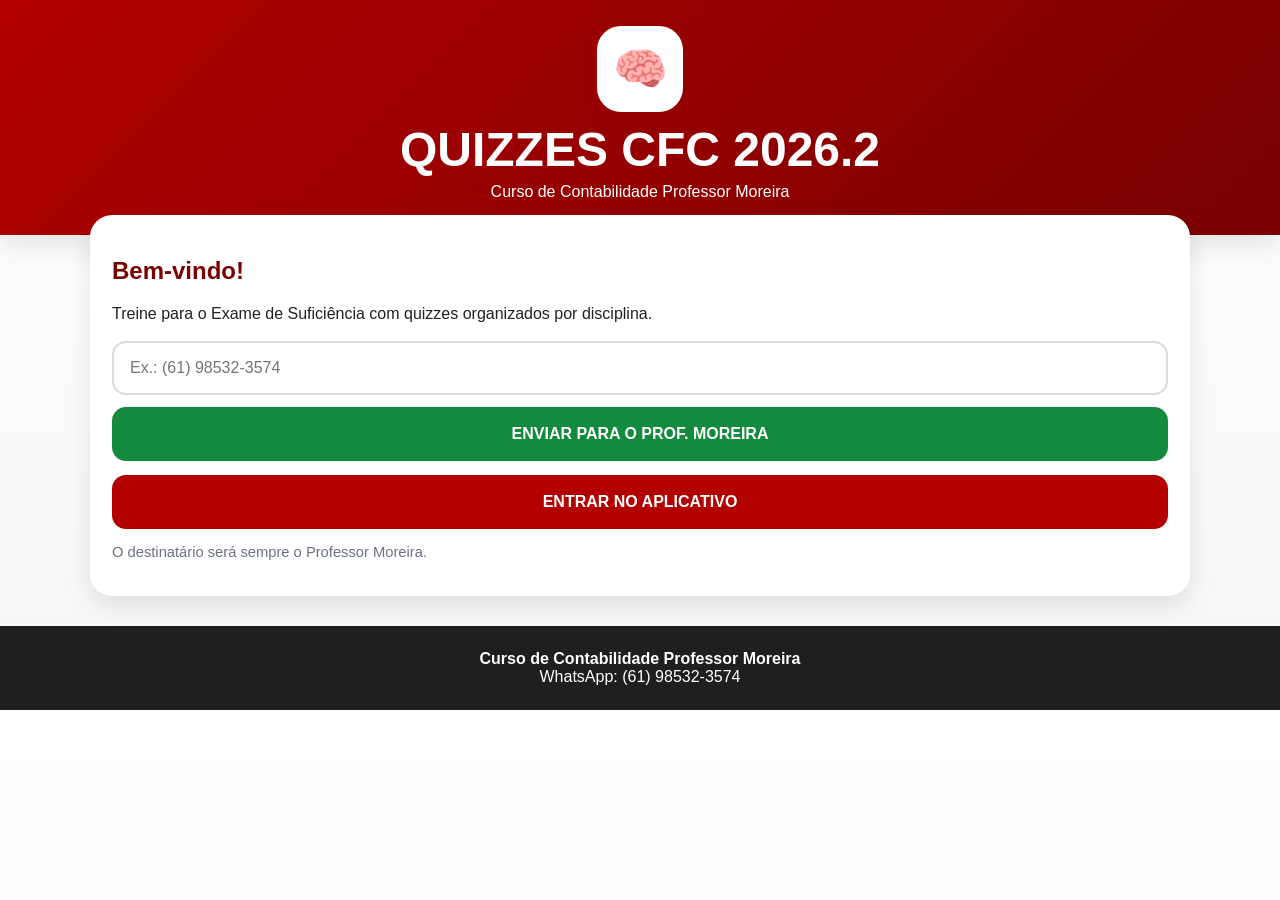
<file: index.html>
<!doctype html>
<html lang="pt-BR">
<head>
  <meta charset="utf-8">
  <meta name="viewport" content="width=device-width,initial-scale=1,viewport-fit=cover">
  <meta name="theme-color" content="#b30000">
  <link rel="manifest" href="./manifest.json">
  <link rel="icon" href="./assets/icon-192.png">
  <link rel="stylesheet" href="./style.css">
  <title>QUIZZES CFC 2026.2</title>
</head>
<body>
  <header class="topo">
    <div class="logo">🧠</div>
    <h1>QUIZZES CFC 2026.2</h1>
    <p>Curso de Contabilidade Professor Moreira</p>
  </header>

  <main class="container">
    <section class="painel">
      <h2>Bem-vindo!</h2>
      <p>Treine para o Exame de Suficiência com quizzes organizados por disciplina.</p>

      <div class="campo-whatsapp">
        <input
          id="whatsappAluno"
          type="tel"
          inputmode="numeric"
          autocomplete="tel"
          maxlength="15"
          placeholder="Ex.: (61) 98532-3574">
      </div>

      <button class="btn btn-verde" onclick="enviarWhatsApp()">
        ENVIAR PARA O PROF. MOREIRA
      </button>

      <div class="acoes">
        <a class="btn btn-vermelho" href="./disciplinas.html">
          ENTRAR NO APLICATIVO
        </a>
      </div>

      <p class="aviso">O destinatário será sempre o Professor Moreira.</p>
    </section>
  </main>

  <footer class="rodape">
    <strong>Curso de Contabilidade Professor Moreira</strong><br>
    WhatsApp: (61) 98532-3574
  </footer>

  <script src="./app.js"></script>
</body>
</html>
</file>
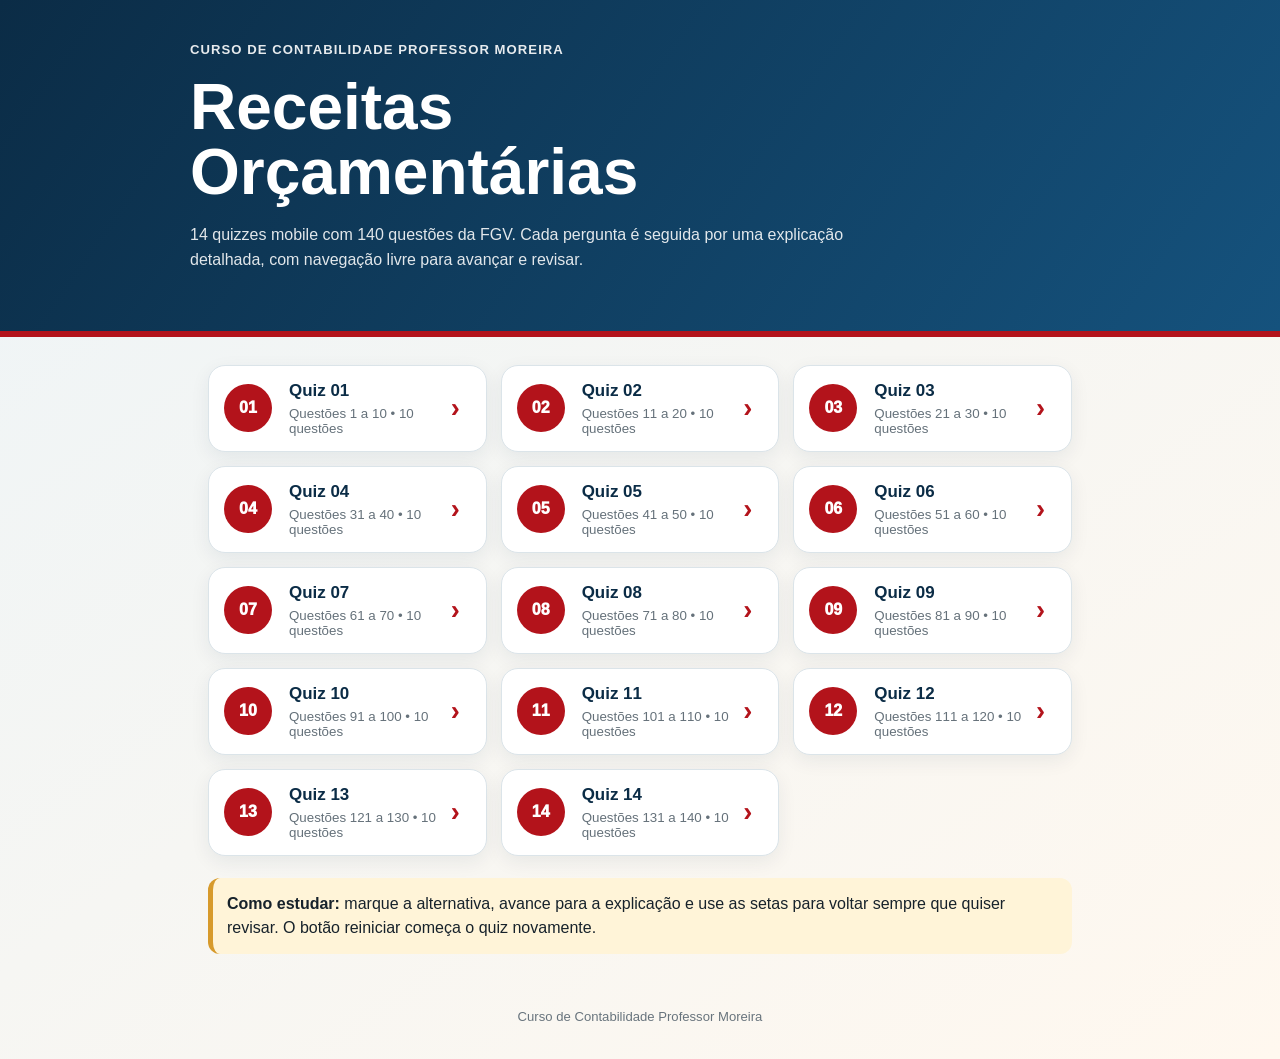
<file: pages/receitas-orcamentarias/index.html>
<!doctype html>
<html lang="pt-BR"><head><meta charset="utf-8"><meta name="viewport" content="width=device-width,initial-scale=1">
<meta name="theme-color" content="#0b2c46"><title>14 Quizzes - Receitas Orçamentárias - Professor Moreira</title>
<style>
*{box-sizing:border-box}body{margin:0;font-family:Inter,ui-sans-serif,-apple-system,BlinkMacSystemFont,"Segoe UI",Arial,sans-serif;background:linear-gradient(145deg,#edf4f7,#fff8ef);color:#17222b}
.hero{background:linear-gradient(125deg,#0b2c46,#15527d);color:#fff;border-bottom:6px solid #b3131b;padding:42px 20px}.wrap{width:min(900px,100%);margin:auto}.brand{font-weight:900;letter-spacing:.08em;font-size:.82rem;opacity:.9}h1{font-size:clamp(2rem,9vw,4rem);line-height:1.02;margin:18px 0 12px}.hero p{line-height:1.6;max-width:680px;opacity:.88}
main{padding:28px 18px 55px}.grid{display:grid;grid-template-columns:repeat(auto-fit,minmax(245px,1fr));gap:14px}.card{display:grid;grid-template-columns:52px 1fr 20px;align-items:center;gap:13px;text-decoration:none;color:#17222b;background:#fff;border:1px solid #dbe4e9;border-radius:17px;padding:15px;box-shadow:0 6px 19px rgba(8,45,68,.07);transition:.15s}.card:hover{transform:translateY(-2px);border-color:#15527d}.num{width:48px;height:48px;border-radius:50%;display:grid;place-items:center;background:#b3131b;color:#fff;font-weight:950}.card strong{display:block;color:#0b2c46;font-size:1.06rem}.card small{display:block;color:#65717a;margin-top:5px}.card b{font-size:1.7rem;color:#b3131b}.note{margin-top:22px;background:#fff4d8;border-left:5px solid #d79a2b;border-radius:12px;padding:14px;line-height:1.5}footer{text-align:center;color:#68747d;padding:0 20px 35px;font-size:.82rem}
</style></head><body><section class="hero"><div class="wrap"><div class="brand">CURSO DE CONTABILIDADE PROFESSOR MOREIRA</div><h1>Receitas<br>Orçamentárias</h1><p>14 quizzes mobile com 140 questões da FGV. Cada pergunta é seguida por uma explicação detalhada, com navegação livre para avançar e revisar.</p></div></section>
<main class="wrap"><div class="grid"><a class="card" href="quiz-01/index.html"><span class="num">01</span><span><strong>Quiz 01</strong><small>Questões 1 a 10 • 10 questões</small></span><b>›</b></a><a class="card" href="quiz-02/index.html"><span class="num">02</span><span><strong>Quiz 02</strong><small>Questões 11 a 20 • 10 questões</small></span><b>›</b></a><a class="card" href="quiz-03/index.html"><span class="num">03</span><span><strong>Quiz 03</strong><small>Questões 21 a 30 • 10 questões</small></span><b>›</b></a><a class="card" href="quiz-04/index.html"><span class="num">04</span><span><strong>Quiz 04</strong><small>Questões 31 a 40 • 10 questões</small></span><b>›</b></a><a class="card" href="quiz-05/index.html"><span class="num">05</span><span><strong>Quiz 05</strong><small>Questões 41 a 50 • 10 questões</small></span><b>›</b></a><a class="card" href="quiz-06/index.html"><span class="num">06</span><span><strong>Quiz 06</strong><small>Questões 51 a 60 • 10 questões</small></span><b>›</b></a><a class="card" href="quiz-07/index.html"><span class="num">07</span><span><strong>Quiz 07</strong><small>Questões 61 a 70 • 10 questões</small></span><b>›</b></a><a class="card" href="quiz-08/index.html"><span class="num">08</span><span><strong>Quiz 08</strong><small>Questões 71 a 80 • 10 questões</small></span><b>›</b></a><a class="card" href="quiz-09/index.html"><span class="num">09</span><span><strong>Quiz 09</strong><small>Questões 81 a 90 • 10 questões</small></span><b>›</b></a><a class="card" href="quiz-10/index.html"><span class="num">10</span><span><strong>Quiz 10</strong><small>Questões 91 a 100 • 10 questões</small></span><b>›</b></a><a class="card" href="quiz-11/index.html"><span class="num">11</span><span><strong>Quiz 11</strong><small>Questões 101 a 110 • 10 questões</small></span><b>›</b></a><a class="card" href="quiz-12/index.html"><span class="num">12</span><span><strong>Quiz 12</strong><small>Questões 111 a 120 • 10 questões</small></span><b>›</b></a><a class="card" href="quiz-13/index.html"><span class="num">13</span><span><strong>Quiz 13</strong><small>Questões 121 a 130 • 10 questões</small></span><b>›</b></a><a class="card" href="quiz-14/index.html"><span class="num">14</span><span><strong>Quiz 14</strong><small>Questões 131 a 140 • 10 questões</small></span><b>›</b></a></div><div class="note"><strong>Como estudar:</strong> marque a alternativa, avance para a explicação e use as setas para voltar sempre que quiser revisar. O botão reiniciar começa o quiz novamente.</div></main>
<footer>Curso de Contabilidade Professor Moreira</footer></body></html>
</file>
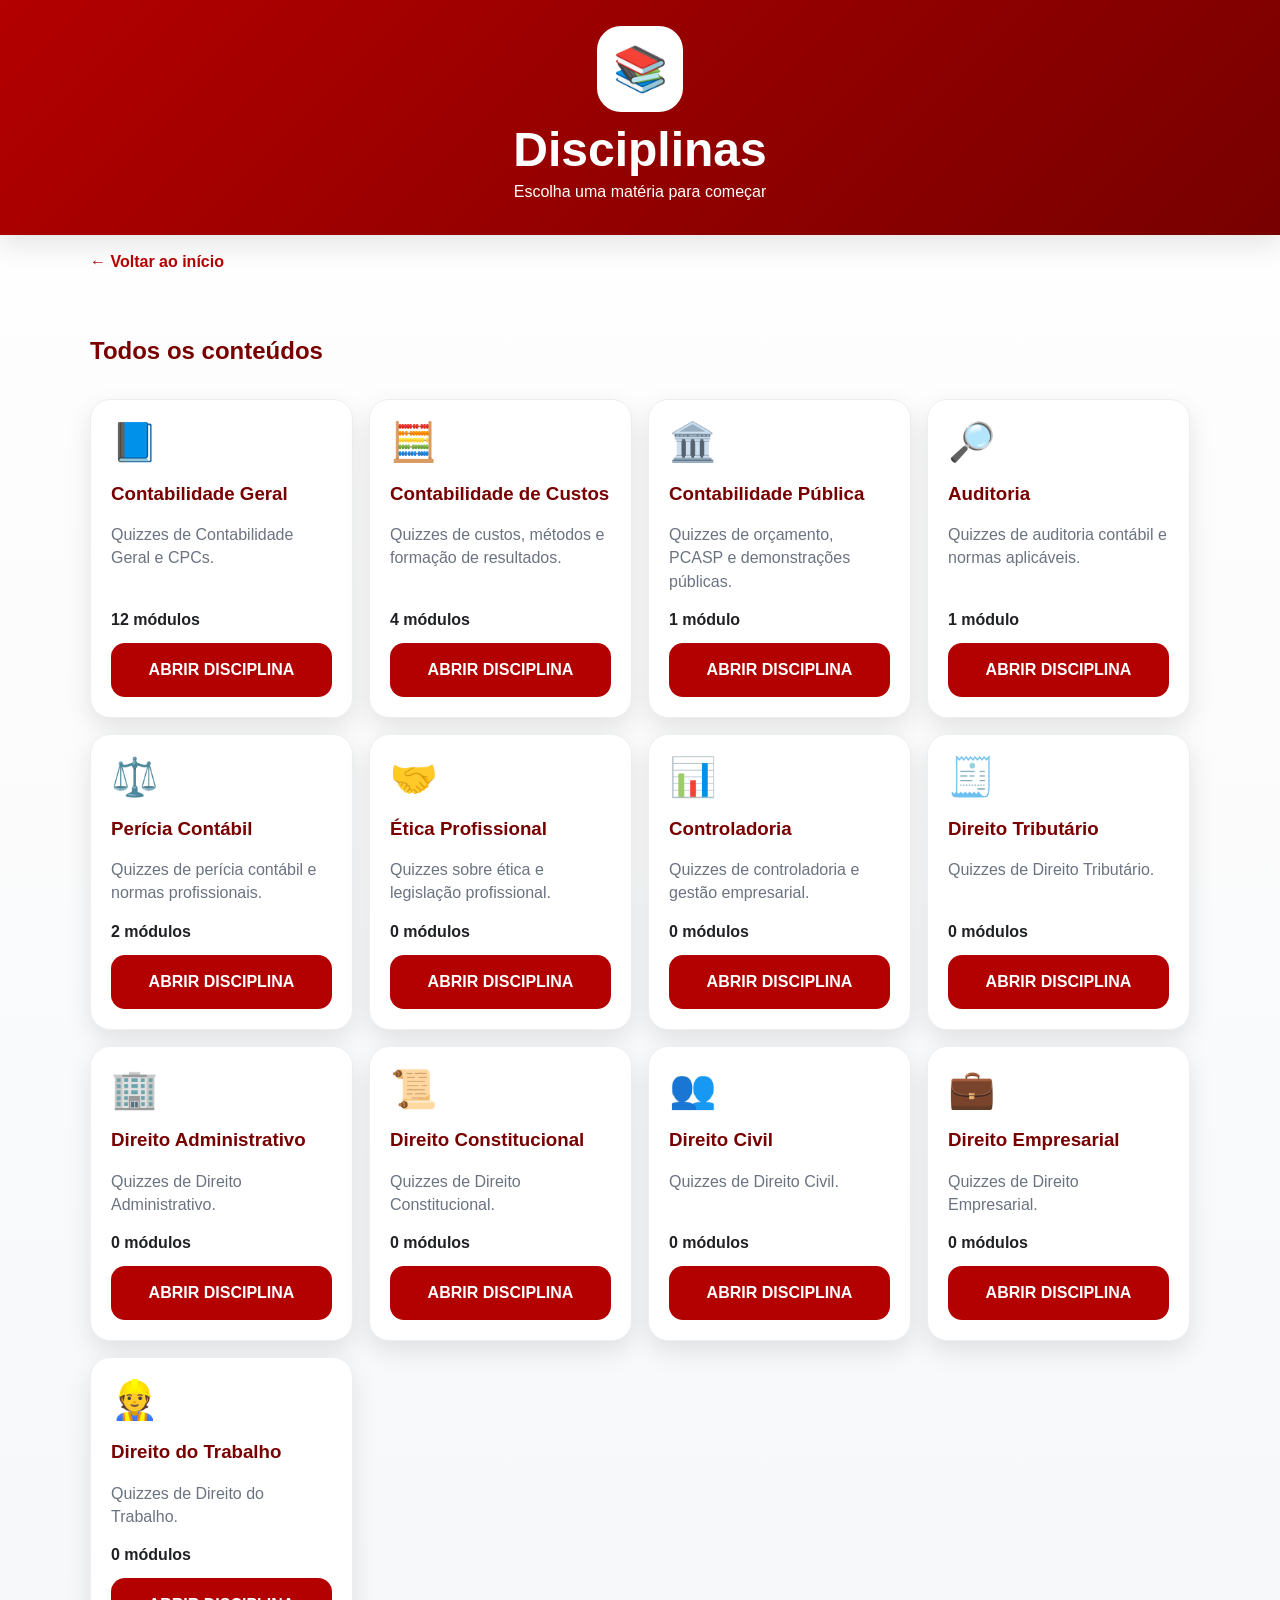
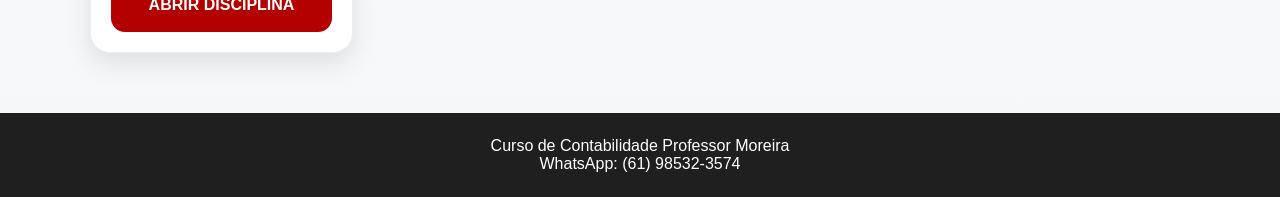
<file: disciplinas.html>
<!doctype html><html lang="pt-BR"><head><meta charset="utf-8"><meta name="viewport" content="width=device-width,initial-scale=1"><meta name="theme-color" content="#b30000"><link rel="manifest" href="./manifest.json"><link rel="stylesheet" href="./style.css"><title>Disciplinas | QUIZZES CFC 2026.2</title></head><body><header class="topo"><div class="logo">📚</div><h1>Disciplinas</h1><p>Escolha uma matéria para começar</p></header><main class="container"><div class="barra-voltar"><a href="./index.html">← Voltar ao início</a></div><div class="secao-titulo"><h2>Todos os conteúdos</h2></div><section id="gradeDisciplinas" class="grade"></section></main><footer class="rodape">Curso de Contabilidade Professor Moreira<br>WhatsApp: (61) 98532-3574</footer><script src="./app.js"></script><script>renderizarDisciplinas()</script></body></html>
</file>
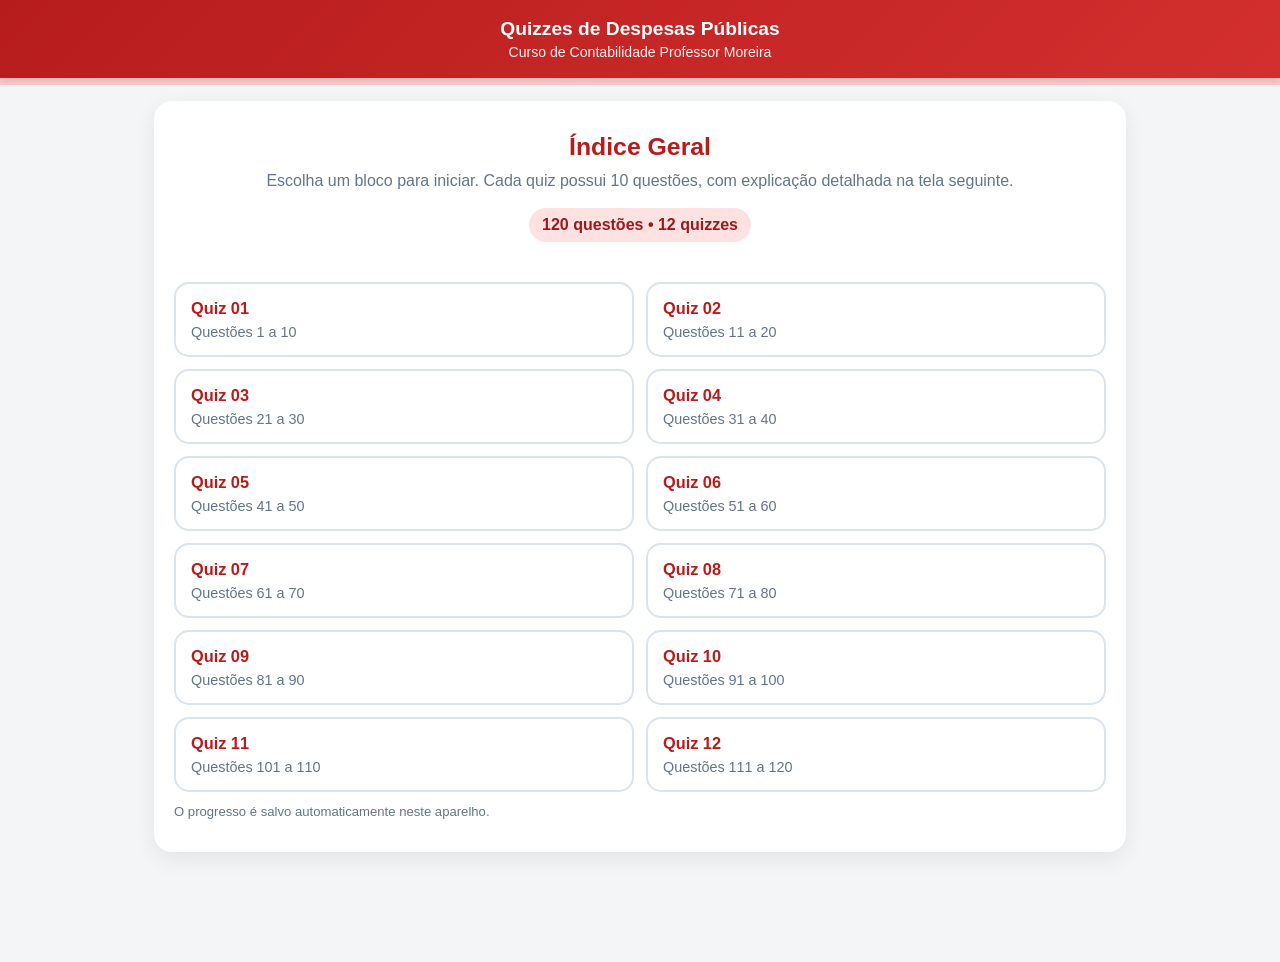
<file: index_quizzes_despesas_publicas_120_questoes.html>
<!DOCTYPE html>
<html lang="pt-BR">
<head>
<meta charset="UTF-8">
<meta name="viewport" content="width=device-width,initial-scale=1.0,viewport-fit=cover">
<meta name="theme-color" content="#b71c1c">
<title>Quizzes de Despesas Públicas — Professor Moreira</title>
<style>
:root{--red:#b71c1c;--red2:#d32f2f;--dark:#111827;--bg:#f3f5f7;--card:#fff;--text:#1e293b;--muted:#64748b;--border:#dbe3ec;--green:#15803d}
*{box-sizing:border-box}html{scroll-behavior:smooth}body{margin:0;font-family:Arial,Helvetica,sans-serif;background:var(--bg);color:var(--text);min-height:100vh}
header{background:linear-gradient(135deg,var(--red),var(--red2));color:#fff;padding:18px 14px;text-align:center;position:sticky;top:0;z-index:20;box-shadow:0 2px 9px #0002}
header h1{font-size:1.2rem;margin:0 0 4px}header p{margin:0;font-size:.88rem;opacity:.94}.progress-wrap{height:7px;background:#fecaca;position:sticky;top:76px;z-index:19}.progress{height:100%;background:#7f1d1d;width:0;transition:.25s}
main{max-width:1000px;margin:auto;padding:16px 14px 110px}.card{background:var(--card);border-radius:18px;padding:20px;box-shadow:0 7px 24px #00000012}.hidden{display:none!important}
.hero{text-align:center;padding:8px 0 16px}.hero h2{margin:4px 0 8px;color:var(--red);font-size:1.55rem}.hero p{margin:4px 0;color:var(--muted);line-height:1.55}.total{display:inline-block;margin:10px 0;background:#fee2e2;color:#991b1b;border-radius:999px;padding:8px 13px;font-weight:800}
.index-grid{display:grid;grid-template-columns:repeat(2,minmax(0,1fr));gap:12px;margin-top:14px}.quiz-card{border:2px solid var(--border);border-radius:15px;background:#fff;padding:15px;text-align:left;cursor:pointer;transition:.15s}.quiz-card:hover{transform:translateY(-1px);border-color:#ef9a9a}.quiz-card h3{margin:0 0 6px;color:var(--red);font-size:1.02rem}.quiz-card p{margin:0;color:var(--muted);font-size:.9rem}.resume{margin-top:16px;background:#fff7ed;border:1px solid #fed7aa;border-radius:14px;padding:13px;display:none}.resume button{margin-top:9px}
.counter{text-align:center;color:var(--muted);font-size:.9rem;margin:4px 0 12px}.badge{display:inline-block;background:#fee2e2;color:#991b1b;border-radius:999px;padding:6px 11px;font-weight:800;font-size:.83rem;margin-bottom:12px}.bank{font-weight:800;color:#334155;margin-bottom:15px;line-height:1.45}.question{font-size:1.05rem;line-height:1.65}.options{display:grid;gap:10px;margin-top:20px}.option{width:100%;border:2px solid var(--border);border-radius:13px;padding:14px;background:#fff;text-align:left;font-size:1rem;line-height:1.5;cursor:pointer;white-space:pre-line}.option:hover{border-color:#ef9a9a}.option.selected{border-color:var(--red2);background:#fff1f2}.feedback{margin-top:14px;padding:12px;border-radius:12px;font-weight:800;display:none}.feedback.ok{display:block;background:#dcfce7;color:#166534}.feedback.no{display:block;background:#fee2e2;color:#991b1b}.answer-title{font-size:1.27rem;font-weight:900;color:var(--red);margin-bottom:14px}.explanation{line-height:1.72;white-space:pre-line;font-size:1rem}.table-wrap{overflow-x:auto}table{border-collapse:collapse;width:100%;margin:12px 0}th,td{border:1px solid #94a3b8;padding:9px;text-align:left}th{background:#f1f5f9}.final{text-align:center}.final h2{color:var(--red)}.score{font-size:2.7rem;font-weight:900;margin:15px 0}.result-grid{display:grid;grid-template-columns:repeat(2,1fr);gap:10px;max-width:450px;margin:16px auto}.result-box{background:#f8fafc;border:1px solid var(--border);border-radius:12px;padding:12px}
.nav{position:fixed;bottom:0;left:0;right:0;background:#fff;border-top:1px solid #d7dce2;padding:10px calc(10px + env(safe-area-inset-right)) calc(10px + env(safe-area-inset-bottom)) calc(10px + env(safe-area-inset-left));display:flex;justify-content:center;gap:8px;z-index:30}.nav button,.btn{border:0;border-radius:12px;padding:12px 15px;font-weight:900;cursor:pointer;font-size:.92rem}.prev{background:#e2e8f0;color:#1e293b}.next{background:var(--red2);color:#fff}.restart{background:var(--dark);color:#fff}.home{background:#fff1f2;color:#991b1b;border:1px solid #fecdd3!important}.btn-primary{background:var(--red2);color:white}.small-note{font-size:.82rem;color:var(--muted);margin-top:12px}
@media(max-width:650px){header{padding:15px 10px}.progress-wrap{top:69px}.card{padding:16px;border-radius:15px}.index-grid{grid-template-columns:1fr}.question{font-size:1rem}.option{font-size:.96rem;padding:13px}.nav{gap:5px}.nav button{padding:11px 9px;font-size:.82rem}.result-grid{grid-template-columns:1fr 1fr}}
</style></head>
<body>
<header><h1>Quizzes de Despesas Públicas</h1><p>Curso de Contabilidade Professor Moreira</p></header>
<div class="progress-wrap"><div class="progress" id="progress"></div></div>
<main>
<section id="indexScreen" class="card"><div class="hero"><h2>Índice Geral</h2><p>Escolha um bloco para iniciar. Cada quiz possui 10 questões, com explicação detalhada na tela seguinte.</p><div class="total">120 questões • 12 quizzes</div></div><div id="resume" class="resume"></div><div id="indexGrid" class="index-grid"></div><p class="small-note">O progresso é salvo automaticamente neste aparelho.</p></section>
<section id="quizArea" class="hidden"><div class="counter" id="counter"></div><section class="card" id="screen"></section></section>
</main>
<nav class="nav hidden" id="nav"><button class="home" onclick="goHome()">⌂ Índice</button><button class="prev" onclick="prevScreen()">← Voltar</button><button class="restart" onclick="restartQuiz()">↻ Reiniciar</button><button class="next" onclick="nextScreen()">Avançar →</button></nav>
<script>
const blocks=[{"id":1,"start":1,"end":10,"questions":[{"bank":"FGV - Ana CI (Pref Canaã Carajás)/Pref Canaã Carajás/2025","num":"1","stem":"Uma entidade do setor público realizou os seguintes pagamentos em relação a seus empregados em 2024:<br><br>Aposentadorias: R$400.000;<br>Salário-Família: R$360.000;<br>Pensões: R$320.000;<br>Salário-Maternidade: R$250.000;<br>Auxílio-Natalidade: R$210.000.<br><br>Assinale a opção que indica o montante que tem natureza extraorçamentária.","options":["a)  R$460.000","b)  R$610.000","c)  R$780.000","d)  R$820.000","e)  R$1.140.000"],"answer":"d","explanation":"A alternativa correta é D: R$ 820.000.\n\nA questão distingue os benefícios que integram o orçamento daqueles que possuem natureza extraorçamentária. No contexto apresentado, Salário-Família (R$ 360.000), Salário-Maternidade (R$ 250.000) e Auxílio-Natalidade (R$ 210.000) compõem o montante extraorçamentário.\n\nCálculo:\nR$ 360.000 + R$ 250.000 + R$ 210.000 = R$ 820.000.\n\nAposentadorias e pensões, no caso proposto, não entram nessa soma. Por isso, as alternativas A, B, C e E apresentam combinações ou totais incompatíveis com a classificação exigida."},{"bank":"FGV - CInt (Pref Caraguatatuba)/Pref Caraguatatuba/2024","num":"2","stem":"No processo de aquisição de bens ou serviços por parte do ente da Federação deve-se identificar se o registro do fato é de caráter orçamentário ou extraorçamentário.<br><br>Em relação a essa distinção, assinale a opção correta.","options":["a)  Extraorçamentário: derivam de emissão de empenho para suportar o contrato, como a contratação de serviços de terceiros.","b)  Extraorçamentário: representam desembolsos de recursos de terceiros em poder do ente público, como devolução de cauções.","c)  Orçamentário: constituem instrumento para alcançar os fins dos programas governamentais, como pagamentos de salário-maternidade.","d)  Orçamentário: provêm de recolhimento de Consignações e retenções, como recolhimentos de valores anteriormente retidos na folha de salários de pessoal.","e)  Orçamentário: necessitam de recurso público previsto para sua realização e devem ser autorizados pelo Poder Legislativo, como pagamento das operações de crédito por antecipação de receita orçamentária."],"answer":"b","explanation":"A alternativa correta é B.\n\nA despesa extraorçamentária corresponde, em regra, à saída de valores que não pertencem definitivamente ao ente público. São recursos de terceiros que estavam temporariamente sob sua guarda, como cauções, depósitos, consignações e outras retenções. A devolução de uma caução é exemplo típico.\n\nA alternativa A está errada porque a emissão de empenho caracteriza a execução de despesa orçamentária. A alternativa C utiliza exemplo que, no contexto da classificação cobrada, não sustenta a afirmação. A alternativa D está errada porque o recolhimento de consignações e retenções é extraorçamentário. A alternativa E também está errada, pois a quitação de operação de crédito por antecipação de receita orçamentária possui natureza extraorçamentária."},{"bank":"FGV - Ana (CVM)/CVM/Contabilidade Pública/2024","num":"3","stem":"As transações realizadas por entidades públicas envolvendo receitas e despesas têm naturezas e implicações diversas, que requerem mecanismos de controle adequados para possibilitar a subsequente prestação de contas. Nesse contexto, considere as transações a seguir.<br><br>- contratação de entidade integrante do Orçamento Fiscal e da Seguridade Social para prestação de serviços de treinamento;<br><br>- recolhimento de contribuições patronais ao RPPS;<br><br>- recolhimento de tributos do próprio ente por empresas estatais dependentes.<br><br>Tais transações são exemplos de:","options":["a)  despesas de caráter continuado;","b)  despesas de caráter discricionário;","c)  despesas por mutação patrimonial;","d)  transações com contraprestação;","e)  transações intraorçamentárias."],"answer":"e","explanation":"A alternativa correta é E: transações intraorçamentárias.\n\nAs operações intraorçamentárias ocorrem entre órgãos, fundos ou entidades integrantes dos Orçamentos Fiscal e da Seguridade Social do mesmo ente federativo. Sua identificação evita a dupla contagem na consolidação das contas públicas.\n\nOs três exemplos envolvem movimentações entre unidades pertencentes ao mesmo orçamento consolidado: contratação de outra entidade integrante do orçamento, contribuição patronal ao regime próprio e recolhimento de tributo do próprio ente por estatal dependente.\n\nAs demais alternativas descrevem características que não representam o elemento comum às três transações."},{"bank":"FGV - ADTND (AMAZUL)/AMAZUL/Analista de Administração/2026","num":"4","stem":"O orçamento-programa atua como interface entre o planejamento e condução prática das funções executivas das organizações, em que a administração dos recursos têm como objetivos tornar viáveis os resultados esperados.<br><br>Acerca desse assunto, o instrumento cujo propósito é colaborar na efetivação do produto final previsto em um programa, sendo peça básica das funções administrativas e gerenciais, é conhecido como","options":["a)  atividade.","b)  programa.","c)  especificação.","d)  subprograma.","e)  tarefa."],"answer":"a","explanation":"A alternativa correta é A: atividade.\n\nA atividade é um instrumento de programação utilizado para alcançar o objetivo de um programa. Envolve operações que se realizam de modo contínuo e permanente, das quais resulta um produto necessário à manutenção da ação governamental.\n\nO programa organiza ações destinadas à solução de um problema ou atendimento de uma necessidade. Subprograma e especificação não correspondem ao conceito pedido. A tarefa representa nível operacional mais específico, mas não é a peça básica de programação descrita no enunciado."},{"bank":"FGV - Ana Leg (ALEGO)/ALEGO/Analista de Controle Externo/Finanças e Controle/2026","num":"5","stem":"O Poder Executivo do Estado Gama realizou despesas na ordem de $ 5 (cinco) milhões com o planejamento de obras de infraestrutura que seriam responsáveis pela geração de milhares de empregos.<br><br>Para realização dessa obra, foi necessária a aquisição de imóveis privados, com um custo adicional de $ 12 (doze) milhões aos cofres estaduais.<br><br>Considerando os fatos narrados e as disposições da Lei no 4.320/64, estas despesas devem ser classificadas como:","options":["a)  Inversão financeira, em ambos os casos.","b)  Transferência de Capital, em ambos os casos.","c)  Subvenção Econômica, no caso da despesa com desapropriação.","d)  Despesas de custeio, no caso da despesa com desapropriação.","e)  Investimentos, em ambos os casos."],"answer":"e","explanation":"A alternativa correta é E: investimentos, em ambos os casos.\n\nNos termos da Lei nº 4.320/1964, classificam-se como investimentos as dotações destinadas ao planejamento e à execução de obras, inclusive os gastos com a aquisição de imóveis considerados necessários à realização dessas obras.\n\nAssim, tanto o planejamento da obra de infraestrutura quanto a aquisição dos imóveis indispensáveis à sua execução integram a categoria de investimentos.\n\nA aquisição isolada de imóvel já em utilização poderia ser tratada como inversão financeira, mas não é essa a situação narrada: os imóveis são necessários à realização da obra."},{"bank":"FGV - Ana Leg (ALEGO)/ALEGO/Analista de Controle Externo/Finanças e Controle/2026","num":"6","stem":"Uma Empresa Pública, responsável pela prestação de serviços postais, apresentou déficit orçamentário e financeiro, demandando recursos do tesouro para financiamento de despesas com manutenção de seus serviços.<br><br>Nesta hipótese, considerando as disposições da Lei no 4.320/64, as despesas do tesouro destinadas a cobertura do déficit de manutenção desta empresa pública são classificadas como:","options":["a)  Transferência de capital.","b)  Amortização da dívida pública.","c)  Serviços de terceiros.","d)  Subvenção econômica.","e)  Operações especiais."],"answer":"d","explanation":"A alternativa correta é D: subvenção econômica.\n\nA Lei nº 4.320/1964 classifica como subvenções econômicas as transferências destinadas à cobertura dos déficits de manutenção de empresas públicas ou privadas de caráter industrial, comercial, agrícola ou pastoril, conforme previsão legal.\n\nO caso informa expressamente que os recursos do Tesouro serão usados para cobrir déficit de manutenção da empresa pública. Esse é o núcleo do conceito de subvenção econômica.\n\nNão se trata de amortização de dívida, contratação de serviço de terceiro ou transferência destinada a investimento."},{"bank":"FGV - Esp Leg (ALERJ)/ALERJ/Nível IV/Orçamento e Finanças/2026","num":"7","stem":"O Município de Vista Alegre decidiu ampliar sua rede municipal de atendimento à saúde para cumprir as metas do seu Plano Plurianual (PPA).<br><br>Para o exercício de 2025, a Secretaria Municipal de Saúde planejou as seguintes operações:<br><br>I. Construção de uma nova Unidade de Pronto Atendimento (UPA) em um bairro periférico, com duração prevista de 10 meses para a conclusão da obra física;<br><br>II. Aquisição de medicamentos oncológicos que serão entregues gratuitamente à população cadastrada em programas de tratamento contínuo.<br><br>Considerando as normas de classificação da despesa pública, assinale a opção que apresenta a classificação correta das duas despesas, quanto à natureza econômica (Categoria, Grupo da Natureza da Despesa (GND) e Elemento) e quanto à classificação programática (Tipo de Ação), respectivamente.","options":["a)  I. Despesa de Capital, GND 5 (Inversões Financeiras), Elemento 51 (Obras e Instalações), Ação do tipo Atividade;\n\nII. Despesa Corrente, GND 3 (Outras Despesas Correntes), Elemento 30 (Material de Consumo), Ação do tipo Projeto.","b)  I. Despesa de Capital, GND 4 (Investimentos), Elemento 51 (Obras e Instalações), Ação do tipo Projeto;\n\nII. Despesa Corrente, GND 1 (Pessoal e Encargos), Elemento 32 (Material para Distribuição Gratuita), Ação do tipo Atividade.","c)  I. Despesa de Capital, GND 4 (Investimentos), Elemento 51 (Obras e Instalações), Ação do tipo Projeto;\n\nII. Despesa Corrente, GND 3 (Outras Despesas Correntes), Elemento 32 (Material, Bem ou Serviço para Distribuição Gratuita), Ação do tipo Atividade.","d)  I. Despesa de Capital, GND 4 (Investimentos), Elemento 61 (Aquisição de Imóveis), Ação do tipo Projeto;\n\nII. Despesa de Capital, GND 4 (Investimentos), Elemento 30 (Material de Consumo), Ação do tipo Atividade.","e)  I. Despesa Corrente, GND 3 (Outras Despesas Correntes), Elemento 51 (Obras e Instalações), Ação do tipo Atividade;\n\nII. Despesa Corrente, GND 3 (Outras Despesas Correntes), Elemento 32 (Material para Distribuição Gratuita), Ação do tipo Projeto."],"answer":"c","explanation":"A alternativa correta é C.\n\nOperação I — construção da UPA:\n• Categoria econômica: Despesa de Capital;\n• GND 4: Investimentos;\n• Elemento 51: Obras e Instalações;\n• Tipo de ação: Projeto, pois é uma operação limitada no tempo e gera um produto que amplia a ação governamental.\n\nOperação II — medicamentos distribuídos gratuitamente:\n• Categoria econômica: Despesa Corrente;\n• GND 3: Outras Despesas Correntes;\n• Elemento 32: Material, Bem ou Serviço para Distribuição Gratuita;\n• Tipo de ação: Atividade, pois integra programa contínuo de tratamento.\n\nAs demais alternativas trocam GND, elemento ou tipo de ação."},{"bank":"FGV - Ana Leg (ALERO)/ALERO/Administrativa/2026","num":"8","stem":"Ao analisar uma dotação na Lei Orçamentária Anual (LOA), o servidor identificou que a despesa está vinculada a: (i) um órgão/unidade orçamentária responsável pela execução e (ii) uma área de atuação governamental associada à Educação, Ensino Fundamental.<br><br>Considerando as diferentes classificações orçamentárias, assinale a afirmativa correta.","options":["a)  A identificação do órgão e da unidade orçamentária corresponde à classificação funcional, enquanto a identificação da área de atuação governamental corresponde à classificação programática.","b)  Órgão e unidade orçamentária correspondem à classificação econômica, enquanto a área de atuação governamental corresponde à classificação programática.","c)  Órgão e unidade orçamentária correspondem à classificação programática, enquanto a área de atuação governamental corresponde à classificação econômica.","d)  Órgão e unidade orçamentária correspondem à classificação institucional, enquanto a área de atuação governamental corresponde à classificação funcional.","e)  Classificação institucional e funcional são equivalentes, pois ambas indicam o mesmo atributo da despesa."],"answer":"d","explanation":"A alternativa correta é D.\n\nA classificação institucional responde à pergunta “quem realiza a despesa?”, identificando o órgão e a unidade orçamentária responsáveis pela execução.\n\nA classificação funcional responde “em que área de atuação governamental a despesa será realizada?”, utilizando função e subfunção. No exemplo, Educação é a função e Ensino Fundamental é a subfunção.\n\nAs classificações não são equivalentes: cada uma evidencia atributo diferente da programação orçamentária."},{"bank":"FGV - Ana (TJ SC)/TJ SC/Contábil-Econômico/2026","num":"9","stem":"O Departamento de Planejamento e Orçamento está estruturando a sua proposta orçamentária para o próximo exercício financeiro. Durante a elaboração, a equipe técnica precisa classificar corretamente três demandas distintas:<br><br>I. A construção de um novo centro de pesquisa tecnológica, cujas obras estão planejadas para durar três anos.<br><br>II. A contratação contínua e permanente de serviços de vigilância e limpeza para a sede.<br><br>III. O pagamento de aposentadorias e pensões aos servidores inativos vinculados ao órgão.<br><br>Sobre a estrutura programática e as classificações orçamentárias, assinale a afirmativa correta.","options":["a)  A demanda I deve ser classificada como uma Atividade, pois, após a sua entrega, o novo centro de pesquisa exigirá operações de manutenção contínua e permanente por parte do Governo.","b)  A demanda II configura um Projeto, uma vez que a contratação de serviços terceirizados visa ao aperfeiçoamento da máquina pública, sendo seu produto consumido ao longo do tempo.","c)  A demanda III deve ser classificada como Operação Especial, pois trata-se de despesa que não contribui para a manutenção, expansão ou aperfeiçoamento das ações de governo, da qual não resulta um produto e não gera contraprestação direta sob a forma de bens ou serviços.","d)  A localização geográfica onde ocorrerá a construção do novo centro de pesquisa (demanda I) deverá ser identificada no orçamento obrigatoriamente pela Subfunção, a qual funciona como o agregador territorial do gasto público.","e)  As três demandas devem, obrigatoriamente, ser classificadas sob a mesma Função, que representa um nível de agregação inferior à subfunção e que evidencia a natureza específica de cada ação governamental isoladamente."],"answer":"c","explanation":"A alternativa correta é C.\n\nO pagamento de aposentadorias e pensões é classificado como operação especial porque não gera produto nem contraprestação direta sob a forma de bens ou serviços e não contribui diretamente para manutenção, expansão ou aperfeiçoamento das ações governamentais.\n\nA construção do centro é projeto: possui duração limitada e gera produto que amplia a atuação estatal. Vigilância e limpeza são atividades, pois ocorrem de forma contínua e permanente.\n\nSubfunção não é agregador territorial; ela representa uma área de atuação mais específica dentro da função. Além disso, função é nível de agregação superior à subfunção."},{"bank":"FGV - ACE (TCE-PI)/TCE PI/Comum/2025","num":"10","stem":"Do Manual Técnico do Orçamento depreende-se as possíveis tipologias para classificação da despesa. A esse respeito, assinale a afirmativa correta.","options":["a)  A classificação por Esfera Orçamentária é formada por funções e subfunções e procura explicitar as áreas em que as despesas são realizadas.","b)  Em se tratando de despesa por Esfera Orçamentária, há apenas duas possíveis classificações: 10 – Orçamento Fiscal e 20 – Orçamento da Seguridade Social.","c)  Na classificação por Esfera Orçamentária temos os dois primeiros dígitos para o Órgão Orçamentário e os três dígitos seguintes para a Unidade Orçamentária.","d)  A classificação institucional engloba o orçamento das empresas em que a União, direta ou indiretamente, detenha a maioria do capital social com direito a voto, ou seja, o Orçamento de Investimento.","e)  Em termos de Classificação Institucional, alguns fundos especiais podem figurar como um Órgão Orçamentário ou uma Unidade Orçamentária, sem corresponder, necessariamente, a uma estrutura administrativa."],"answer":"e","explanation":"A alternativa correta é E.\n\nNa classificação institucional, a estrutura é composta por órgão orçamentário e unidade orçamentária. Essa estrutura orçamentária nem sempre coincide com a estrutura administrativa formal. Por isso, fundos especiais podem aparecer como órgão ou unidade orçamentária sem corresponder, necessariamente, a um órgão administrativo autônomo.\n\nA alternativa A descreve a classificação funcional. A B está errada porque também existe o Orçamento de Investimento. A C descreve códigos da classificação institucional, não da esfera. A D confunde classificação institucional com esfera orçamentária."}]},{"id":2,"start":11,"end":20,"questions":[{"bank":"FGV - Ana CI (Pref Canaã Carajás)/Pref Canaã Carajás/2025","num":"11","stem":"Em uma entidade do setor público, a amortização da dívida pública, é classificada como","options":["a)  investimentos.","b)  despesas de custeio.","c)  inversões financeiras.","d)  transferências de capital.","e)  transferências correntes."],"answer":"d","explanation":"A alternativa correta é a letra D.\n\nDe acordo com a Lei nº 4.320/1964, a amortização da dívida pública integra as despesas de capital e é classificada como transferência de capital. Trata-se do pagamento do principal da dívida, isto é, da devolução do valor originalmente tomado pelo ente público.\n\nAs demais alternativas estão incorretas:\n• Investimentos correspondem, em regra, a obras, instalações, equipamentos e constituição ou aumento do capital de empresas que não tenham caráter comercial ou financeiro.\n• Despesas de custeio são despesas correntes destinadas à manutenção dos serviços públicos.\n• Inversões financeiras envolvem, por exemplo, aquisição de imóveis já em utilização, aquisição de títulos representativos de capital de empresas já constituídas e concessão de empréstimos.\n• Transferências correntes abrangem despesas correntes sem contraprestação direta em bens ou serviços, como subvenções e benefícios previdenciários."},{"bank":"FGV - Ana Adm (EBSERH)/HU Brasil/Administração/2025","num":"12","stem":"Despesa pública refere-se aos gastos realizados pelo Estado para manter o seu funcionamento, efetuados por meio da alocação adequada das receitas arrecadadas em sua atividade financeira.<br><br>Assinale a opção que apresenta um exemplo de despesa ordinária.","options":["a)  Repasse de recursos para o auxílio emergencial decorrente de calamidade pública.","b)  Remuneração de servidores públicos efetivos e pagamento de pensionistas.","c)  Financiamento de operações militares imprevistas e guerra externa.","d)  Custeio de novos órgãos governamentais sem a dotação orçamentária específica.","e)  Pagamento de gratificações extraordinárias e bônus não previstos anualmente."],"answer":"b","explanation":"A alternativa correta é a letra B.\n\nDespesa ordinária é aquela que ocorre de forma regular, previsível e contínua, integrando o funcionamento normal do Estado. A remuneração de servidores efetivos e o pagamento de pensionistas são despesas recorrentes, normalmente previstas no orçamento anual.\n\nAs demais alternativas representam situações extraordinárias, eventuais ou imprevisíveis:\n• auxílio emergencial por calamidade pública;\n• operações militares imprevistas e guerra externa;\n• criação ou custeio de novos órgãos sem dotação específica;\n• gratificações e bônus extraordinários não previstos anualmente."},{"bank":"FGV - Ana Adm (EBSERH)/HU Brasil/Contabilidade/2025","num":"13","stem":"Uma entidade do setor público apresentou as seguintes despesas em 2024:<br><br>Inversões financeiras: ..............................................R$ 120.000,00;<br><br>Investimentos: .........................................................R$ 200.000,00;<br><br>Despesas de custeio: ...............................................R$ 400.000,00.<br><br>Assinale a opção que indica o total das despesas de capital da entidade.","options":["a)  R$ 120.000,00.","b)  R$ 200.000,00.","c)  R$ 320.000,00.","d)  R$ 600.000,00.","e)  R$ 720.000,00."],"answer":"c","explanation":"A alternativa correta é a letra C.\n\nAs despesas de capital são formadas por:\n• Investimentos;\n• Inversões financeiras;\n• Transferências de capital.\n\nNo caso:\nR$ 120.000,00 de inversões financeiras\n+ R$ 200.000,00 de investimentos\n= R$ 320.000,00 de despesas de capital.\n\nAs despesas de custeio, no valor de R$ 400.000,00, são despesas correntes e não entram no cálculo."},{"bank":"FGV - Ana MPU/MPU/Perito/Contabilidade/2025","num":"14","stem":"A estrutura da programação orçamentária é formada por uma sequência de códigos alfanuméricos separados por pontos. Cada um desses grupos de códigos se refere a um tipo de classificador orçamentário distinto e traz informações qualitativas e quantitativas acerca da despesa. O Manual Técnico de Orçamento (MTO) organiza as categorias de classificação da despesa em qualitativas (programa de trabalho) e quantitativas (programação orçamentária).<br><br>Uma categoria de classificação tratada no MTO como elemento qualitativo do plano de trabalho é o(a):","options":["a)  categoria econômica da despesa;","b)  elemento de despesa;","c)  estrutura programática;","d)  grupo de natureza de despesa;","e)  modalidade de aplicação."],"answer":"c","explanation":"A alternativa correta é a letra C.\n\nA estrutura programática integra a classificação qualitativa da despesa. Ela evidencia o programa, a ação orçamentária e outros atributos que demonstram o que será realizado pelo governo.\n\nJá categoria econômica, grupo de natureza da despesa, modalidade de aplicação e elemento de despesa são classificadores ligados à dimensão quantitativa da programação orçamentária, pois detalham a natureza do gasto e a forma de aplicação dos recursos."},{"bank":"FGV - Ana MPU/MPU/Perito/Contabilidade/2025","num":"15","stem":"Um órgão público destinou uma sala do último andar do seu edifício sede para instalação de uma biblioteca com acervo bibliográfico técnico para uso dos servidores lotados no órgão. Para a instalação da biblioteca, o órgão incorreu nos seguintes gastos:<br><br>Para a instalação da biblioteca, o órgão incorreu nos seguintes gastos:<br><br>\n<table>\n<thead><tr><th>Descrição</th><th>Valor</th></tr></thead>\n<tbody>\n<tr><td>Serviço de reforma para adaptação do espaço</td><td>R$ 23.000</td></tr>\n<tr><td>Aquisição de mobiliário (estantes, mesas, cadeiras)</td><td>R$ 59.000</td></tr>\n<tr><td>Aquisição de computadores</td><td>R$ 10.000</td></tr>\n<tr><td>Aquisição de material bibliográfico (livros, manuais, atlas, mapas etc.)</td><td>R$ 95.000</td></tr>\n<tr><td>Contratação de licença anual de software de controle e gestão do acervo</td><td>R$ 13.000</td></tr>\n<tr><th>Total</th><th>R$ 200.000</th></tr>\n</tbody></table><br>\nDentre os gastos incorridos, os que devem ser classificados como despesa de capital totalizam:","options":["a)  R$ 69.000;","b)  R$ 82.000;","c)  R$ 164.000;","d)  R$ 177.000;","e)  R$ 187.000."],"answer":"c","explanation":"A alternativa correta é a letra C.\n\nDevem ser classificados como despesas de capital os gastos que resultam na formação ou aquisição de bens permanentes:\n\n• Mobiliário: R$ 59.000;\n• Computadores: R$ 10.000;\n• Material bibliográfico permanente: R$ 95.000.\n\nTotal:\nR$ 59.000 + R$ 10.000 + R$ 95.000 = R$ 164.000.\n\nA reforma para adaptação do espaço, no contexto da questão, foi tratada como serviço de manutenção/adaptação, classificado como despesa corrente. A licença anual de software também é despesa corrente, pois representa contratação temporária de uso, sem aquisição definitiva de ativo intangível."},{"bank":"FGV - AJ TRT24/TRT 24/Administrativa/Contabilidade/2025","num":"16","stem":"De acordo com a Lei nº 4.320/1964, a despesa é classificada como corrente e de capital.<br><br>Assinale a opção que classifica corretamente o exemplo.","options":["a)  Investimentos: serviços em regime de programação especial.","b)  Transferências Correntes: material de consumo.","c)  Transferências de Capital: concessão de empréstimos.","d)  Despesas de Custeio: salário família e abono familiar.","e)  Inversões Financeiras: auxílios para equipamentos e instalações."],"answer":"a","explanation":"A alternativa correta é a letra A.\n\nSegundo a Lei nº 4.320/1964, os investimentos incluem as dotações destinadas ao planejamento e à execução de obras, inclusive aquisição de imóveis necessários a essas obras, bem como programas especiais de trabalho, aquisição de instalações, equipamentos e material permanente.\n\nErros das demais:\n• Material de consumo é despesa de custeio, não transferência corrente.\n• Concessão de empréstimos é inversão financeira, não transferência de capital.\n• Salário-família e abono familiar são transferências correntes.\n• Auxílios para equipamentos e instalações são transferências de capital, não inversões financeiras."},{"bank":"FGV - AJ TRT24/TRT 24/Administrativa/\"Sem Especialidade\"/2025","num":"17","stem":"Uma entidade do setor público incorreu em despesas com a aquisição de passagens aéreas e pagamento de taxas de embarque para funcionários que mudaram o seu domicílio por conta de demandas internas da administração da entidade.<br><br>Ao verificar o grupo de natureza da despesa orçamentária, é correto classificar esses gastos como","options":["a)  investimentos.","b)  inversões financeiras.","c)  amortização da dívida.","d)  pessoal e encargos sociais.","e)  outras despesas correntes."],"answer":"e","explanation":"A alternativa correta é a letra E.\n\nPassagens aéreas e taxas de embarque não representam aquisição de bens permanentes, amortização de dívida nem pagamento direto de remuneração ou encargos sociais. São gastos necessários ao funcionamento da administração, classificados no Grupo de Natureza da Despesa 3 — Outras Despesas Correntes.\n\nEsse grupo reúne despesas correntes que não se enquadram em Pessoal e Encargos Sociais nem em Juros e Encargos da Dívida."},{"bank":"FGV - Tec MPU/MPU/Administração/2025","num":"18","stem":"Na classificação programática da despesa pública, as ações orçamentárias podem ser tipificadas como Projetos, Atividades ou Operações Especiais.<br><br>Na análise do rol de ações previstas na Lei Orçamentária Anual, é necessário considerar que:","options":["a)  a produção das ações do tipo Projeto contribui para o aperfeiçoamento da ação de governo, mas não se incorpora ao patrimônio público;","b)  as ações do tipo Atividade mantêm o nível da produção pública;","c)  as ações do tipo Operação Especial são iniciadas com o dígito 9 e se referem a despesas que contribuem para a expansão das ações de governo;","d)  as ações relativas a transferências ou repasses a fundo devem ser sempre classificadas como Atividades;","e)  é facultada a existência de um mesmo projeto em programas diferentes."],"answer":"b","explanation":"A alternativa correta é a letra B.\n\nAtividade é um instrumento de programação utilizado para alcançar o objetivo de um programa, envolvendo operações contínuas e permanentes. Seu resultado é um produto necessário à manutenção da ação governamental, razão pela qual mantém o nível da produção pública.\n\nAs demais estão incorretas:\n• Projeto é limitado no tempo e normalmente contribui para expansão ou aperfeiçoamento da ação de governo, podendo resultar em produto que se incorpora ao patrimônio público.\n• Operação Especial não contribui para manutenção, expansão ou aperfeiçoamento das ações do governo e não gera produto.\n• Transferências e repasses não são sempre Atividades; podem ser Operações Especiais, conforme sua natureza.\n• Um mesmo projeto não deve ser duplicado em programas distintos."},{"bank":"FGV - Ana GM (Pref SJC)/Pref SJC/Ciências Contábeis/2025","num":"19","stem":"Em junho de 2025, uma entidade do setor público reconheceu R$ 60.000,00 como despesas orçamentárias com auxílio-alimentação pagas por meio de cartão magnético. Do valor, R$ 48.000,00 foram destinados a servidores e R$ 12.000,00, a estagiários.<br><br>Em relação ao elemento de despesa, deve ser contabilizado como “Auxílio-Alimentação” o seguinte valor:","options":["a)  zero.","b)  R$ 12.000,00.","c)  R$ 36.000,00.","d)  R$ 48.000,00.","e)  R$ 60.000,00."],"answer":"e","explanation":"A alternativa correta é a letra E.\n\nO elemento de despesa “Auxílio-Alimentação” registra as despesas com auxílio-alimentação pago em pecúnia, cartão magnético ou meio equivalente, abrangendo servidores e também outros beneficiários previstos na classificação, como estagiários.\n\nAssim:\nR$ 48.000,00 destinados a servidores\n+ R$ 12.000,00 destinados a estagiários\n= R$ 60.000,00.\n\nPortanto, todo o valor deve ser contabilizado no elemento Auxílio-Alimentação."},{"bank":"FGV - AUCE (TCE-PE)/TCE PE/Contas Públicas de Saúde/2025","num":"20","stem":"A respeito da classificação das despesas públicas, relacione a tipologia à respectiva descrição.<br><br>1. Despesa Obrigatória<br><br>2. Despesa Discricionária<br><br>3. Despesa Corrente<br><br>4. Despesa de Capital<br><br>(  ) É aquela em que o gestor público possui flexibilidade quanto ao estabelecimento de seu montante e quanto à oportunidade de sua execução.<br><br>(  ) Contribui para a ampliação da oferta de bens e serviços de responsabilidade do Estado.<br><br>(  ) Está prevista na Constituição ou em Lei.<br><br>(  ) Caracteriza-se pela manutenção das atividades relacionadas à prestação dos bens e serviços de responsabilidade do Estado.<br><br>A sequência correta, segundo a ordem apresentada, é:","options":["a)  1 – 2 – 3 – 4.","b)  4 – 2 – 1 – 3.","c)  1 – 3 – 2 – 4.","d)  2 – 4 – 1 – 3.","e)  4 – 2 – 3 – 1."],"answer":"d","explanation":"A alternativa correta é a letra D.\n\nA sequência correta é 2 – 4 – 1 – 3:\n\n• Despesa discricionária (2): o gestor possui flexibilidade quanto ao montante e ao momento de execução.\n• Despesa de capital (4): contribui para a ampliação da oferta de bens e serviços do Estado, especialmente por meio de investimentos.\n• Despesa obrigatória (1): decorre de determinação constitucional ou legal.\n• Despesa corrente (3): está relacionada à manutenção das atividades e dos serviços públicos.\n\nLogo, a ordem correta é 2 – 4 – 1 – 3."}]},{"id":3,"start":21,"end":30,"questions":[{"bank":"FGV - Ag (AGESAN RS)/AGESAN RS/Controle Financeiro e Contábil/2025","num":"21","stem":"Em relação ao Grupo de Natureza da Despesa das Inversões Financeiras, analise as despesas orçamentárias a seguir.<br><br>\nI. Aquisição de Títulos Representativos do Capital já Integralizado.<br><br>\nII. Refinanciamento do principal e da atualização monetária da dívida pública interna.<br><br>\nIII. Pagamento de juros, comissões e outros encargos de operações de crédito externas contratadas.<br><br>\nPodem ser classificadas como Inversões Financeiras as despesas orçamentárias com","options":["a)  I, apenas.","b)  I e II, apenas.","c)  I e III, apenas.","d)  II e III, apenas.","e)  I, II e III."],"answer":"a","explanation":"A alternativa correta é a letra A.\n\nSomente o item I representa inversão financeira.\n\nI. Aquisição de títulos representativos do capital já integralizado:\nÉ classificada como inversão financeira, pois corresponde à aquisição de participação societária em empresa já constituída.\n\nII. Refinanciamento do principal e da atualização monetária da dívida pública interna:\nÉ classificado no grupo Amortização da Dívida, e não como inversão financeira.\n\nIII. Pagamento de juros, comissões e outros encargos de operações de crédito externas:\nÉ classificado no grupo Juros e Encargos da Dívida.\n\nPortanto, apenas a despesa descrita no item I é uma inversão financeira."},{"bank":"FGV - Tec (Nittrans)/Nittrans/Contábil/2025","num":"22","stem":"Uma entidade do setor público reconheceu dotação destinada à aquisição de imóveis.<br><br>\nAssinale a opção que faz uso dessa classificação.","options":["a)  Investimentos.","b)  Despesas de Custeio.","c)  Inversões Financeiras.","d)  Transferências Correntes.","e)  Transferências de Capital."],"answer":"c","explanation":"A alternativa correta é a letra C.\n\nA aquisição de imóveis, quando não vinculada à execução de uma obra pública, é classificada como inversão financeira.\n\nAs inversões financeiras abrangem, entre outras despesas:\n• aquisição de imóveis já em utilização;\n• aquisição de bens de capital já em uso;\n• aquisição de títulos representativos do capital de empresas já constituídas;\n• concessão de empréstimos.\n\nA aquisição de imóvel necessário à realização de uma obra poderia integrar investimentos, mas a questão apenas informa a aquisição do imóvel, sem vinculá-la a obra pública. Por isso, a classificação indicada é inversões financeiras."},{"bank":"FGV - APJ (TJ RS)/TJ RS/Administrativa/2025","num":"23","stem":"Em 2020, um estado brasileiro contraiu um empréstimo de longo prazo, com amortização gradual realizada anualmente. De acordo com a Lei nº 6.320/64, as dotações para amortização da dívida pública são classificadas como","options":["a)  investimentos.","b)  despesas de custeio.","c)  inversões financeiras.","d)  transferências correntes.","e)  transferências de capital."],"answer":"e","explanation":"A alternativa correta é a letra E.\n\nAs dotações destinadas à amortização da dívida pública são classificadas como transferências de capital.\n\nA amortização representa o pagamento do principal da dívida, isto é, a devolução do valor tomado pelo ente público. Por isso, não se confunde com:\n• juros e encargos da dívida, que são despesas correntes;\n• investimentos;\n• inversões financeiras;\n• despesas de custeio.\n\nAssim, o pagamento anual do principal do empréstimo é uma transferência de capital."},{"bank":"FGV - Ana Geo (CPRM)/CPRM/Administração/2025","num":"24","stem":"Quanto à categoria econômica relativa às despesas correntes, aquela que é destinada a pagamentos de pessoal, incluindo encargos, serviços de terceiros e aquisição de material de consumo, denomina-se despesa","options":["a)  passiva.","b)  de custeio.","c)  obrigatória.","d)  empenhada.","e)  administrativa."],"answer":"b","explanation":"A alternativa correta é a letra B.\n\nAs despesas de custeio são despesas correntes destinadas à manutenção e ao funcionamento dos serviços públicos.\n\nElas abrangem, entre outros gastos:\n• pagamento de pessoal e encargos;\n• aquisição de material de consumo;\n• contratação de serviços de terceiros;\n• conservação e manutenção de bens e serviços públicos.\n\nAs demais expressões apresentadas não correspondem à classificação econômica definida para esse conjunto de despesas."},{"bank":"FGV - Ana Geo (CPRM)/CPRM/Contabilidade/2025","num":"25","stem":"Uma entidade do setor público reconheceu dotações para despesas com subvenções sociais e econômicas.<br><br>\nAs subvenções sociais e as subvenções econômicas podem ser classificadas, respectivamente, como","options":["a)  transferências correntes e despesa de custeio.","b)  despesa de custeio e transferências de capital.","c)  transferências correntes e transferências de capital.","d)  transferências de capital e transferências de capital.","e)  transferências correntes e transferências correntes."],"answer":"e","explanation":"A alternativa correta é a letra E.\n\nTanto as subvenções sociais quanto as subvenções econômicas são classificadas como transferências correntes.\n\nSubvenções sociais:\nDestinam-se a instituições públicas ou privadas de caráter assistencial ou cultural, sem finalidade lucrativa.\n\nSubvenções econômicas:\nDestinam-se a empresas públicas ou privadas de caráter industrial, comercial, agrícola ou pastoril, conforme as hipóteses legais.\n\nComo não representam aquisição direta de bens ou serviços para o ente público e têm natureza corrente, ambas pertencem às transferências correntes."},{"bank":"FGV - Ana Cont (ALEAM)/ALEAM/2025","num":"26","stem":"O Município de Felicidade do Norte iniciou a elaboração da sua proposta orçamentária para o exercício de 2025. Durante a análise técnica, a equipe de planejamento identificou inconsistências na classificação de algumas despesas e receitas, especialmente no que diz respeito à correta vinculação entre Programa de Governo, Ação Orçamentária e Fontes de Recursos. Entre os erros verificados, constavam:<br><br>\n\nI. A classificação de uma despesa de reforma com ampliação de unidade básica de saúde sob a subfunção 365 - Educação Infantil;<br><br>\n\nII. A inclusão de taxas de coleta de lixo na categoria econômica de receitas de capital;<br><br>\n\nIII. A vinculação de uma emenda parlamentar de bancada para aquisição de ambulância a um programa genérico de administração e não ao programa setorial de saúde; e<br><br>\n\nIV. A ausência de detalhamento da despesa quanto ao grupo de natureza e ao identificador de uso.<br><br>\n\nCom base no caso descrito e nas classificações orçamentárias previstas na Lei nº 4.320/1964, na Portaria MOG nº 42/1999 e suas alterações, além do Manual Técnico do Orçamento (MTO 2025), assinale a alternativa correta.","options":["a)  A despesa de reforma da unidade básica de saúde deve ser classificada na subfunção 301 – Atenção Básica, pertencente à função 10 – Saúde e vinculada a uma ação orçamentária de natureza de projeto, uma vez que se refere à ampliação ou melhoria do patrimônio público.","b) As taxas de coleta de lixo integram a categoria Receitas de Capital, pois são recursos provenientes de contraprestações específicas do contribuinte.","c) A emenda parlamentar, por representar recurso adicional ao orçamento, deve ser alocada em um programa de apoio administrativo, sem vinculação obrigatória à área finalística da despesa, conforme a autonomia do ente federado.","d) O detalhamento por grupo de natureza da despesa (GND) é facultativo, sendo exigido apenas para despesas de custeio, já que os investimentos são controlados apenas pelo elemento de despesa e pela função programática.","e) O identificador de uso (IDUSO) é aplicado apenas à receita pública e serve para diferenciar se o recurso é livre ou vinculado, sendo dispensado nas despesas, conforme as regras do MTO 2025."],"answer":"a","explanation":"A alternativa correta é a letra A.\n\nA reforma com ampliação de uma unidade básica de saúde deve ser vinculada à função 10 — Saúde e à subfunção 301 — Atenção Básica. Como a intervenção possui prazo determinado e gera ampliação ou melhoria do patrimônio público, deve ser estruturada como projeto.\n\nAnálise das demais:\n• As taxas de coleta de lixo são receitas correntes, classificadas como receitas tributárias, e não receitas de capital.\n• A emenda destinada à aquisição de ambulância deve ser vinculada ao programa finalístico de saúde, pois sua finalidade está diretamente relacionada à prestação de serviços de saúde.\n• O Grupo de Natureza da Despesa não é facultativo; ele integra a classificação da natureza da despesa.\n• O identificador de uso também é utilizado na programação da despesa, especialmente para indicar a existência de contrapartida de recursos."},{"bank":"FGV - Ana Cont (ALEAM)/ALEAM/2025","num":"27","stem":"Recentemente as subfunções da Função 08 – Assistência Social sofreram adequações conceituais e terminológicas relevantes para o aperfeiçoamento da classificação funcional do gasto público. Considerando o disposto nas portarias da Secretaria do Orçamento Federal e os conceitos definidos no Manual Técnico do Orçamento (MTO), assinale a alternativa correta.","options":["a) A função representa o nível mais detalhado da classificação funcional, sendo vinculada a um programa orçamentário, enquanto a subfunção corresponde ao agrupamento de despesas segundo a natureza econômica da ação governamental.","b) As subfunções 245 – Serviços Socioassistenciais e 246 – Segurança de Renda foram criadas pela Portaria SOF/MPO nº 169/2024 e representam a expansão da cobertura da Função 08, reforçando a dimensão protetiva e distributiva do SUAS, com vigência a partir de 2025.","c) A subfunção 244 - Assistência Comunitária foi extinta e substituída pela subfunção 245 - Serviços Socioassistenciais, que reflete a organização dos serviços continuados de proteção básica e especial.","d) A atualização da Portaria SOF/MPO nº 169/2024 preservou as subfunções anteriores, mas ajustou suas nomenclaturas a uma terminologia de direitos, substituindo expressões como “portador de deficiência” por “pessoa com deficiência”, além de incluir as novas subfunções 245 – Serviços Socioassistenciais e 246 – Segurança de Renda, cujos efeitos passam a valer a partir de 2025.","e) A Portaria SOF/MPO nº 221/2023 adequou as subfunções 241 – Assistência ao Idoso e 242 - Assistência ao Portador de Deficiência da função 08 - Assistência Social para 241 – Assistência à Pessoa Idosa e 242 - Assistência à Pessoa com Deficiência, respectivamente, a fim de ajustar as subfunções existentes a nomenclaturas condizentes com o respeito que deve ser tratado cada cidadão, com vigência a partir de 2024."],"answer":"b","explanation":"A alternativa correta é a letra B.\n\nAs subfunções 245 — Serviços Socioassistenciais e 246 — Segurança de Renda foram criadas para aperfeiçoar a classificação funcional da assistência social e permitir maior precisão na identificação dos gastos associados à proteção social e à garantia de renda.\n\nAnálise das demais:\n• A função representa o maior nível de agregação das áreas de atuação governamental, enquanto a subfunção detalha a área de atuação.\n• A subfunção 244 — Assistência Comunitária não foi simplesmente extinta e substituída pela subfunção 245.\n• A alternativa D mistura mudanças terminológicas com a criação das novas subfunções e apresenta afirmação diferente daquela considerada correta pela banca.\n• A alternativa E atribui a mudança a outra portaria e apresenta vigência incompatível com o gabarito da questão."},{"bank":"FGV - AEC (CGE SP)/CGE SP/Auditoria/2025","num":"28","stem":"Na Lei Orçamentária da União do ano 20XX (LOA) consta a ação orçamentária nº 123F, com dotação para indenização a familiares de mortos e desaparecidos em razão da participação em atividades políticas.<br><br>\nEssa ação orçamentária deve ser tipificada como","options":["a)  projeto.","b)  atividade.","c)  subvenção social.","d)  operação especial.","e)  transferência de capital."],"answer":"d","explanation":"A alternativa correta é a letra D.\n\nA indenização a familiares de mortos e desaparecidos é uma operação especial.\n\nOperações especiais são despesas que:\n• não contribuem diretamente para a manutenção, expansão ou aperfeiçoamento das ações governamentais;\n• não geram um produto diretamente associado à ação;\n• não representam uma atividade contínua de prestação de serviço público nem um projeto limitado no tempo com produto final.\n\nO pagamento de indenizações enquadra-se nessa definição, pois corresponde a uma obrigação financeira do Estado sem geração direta de bem ou serviço."},{"bank":"FGV - AEC (CGE SP)/CGE SP/Auditoria/2025","num":"29","stem":"Utilizando a classificação da natureza da despesa, o contador do Município Beta registrou uma despesa pública por meio do seguinte código:<br><br>\n<strong>ND: 4.5.70.00</strong><br><br>\nA análise do registro da referida despesa permite concluir, corretamente, que","options":["a)  sua categoria econômica é de despesa corrente.","b)  houve o devido detalhamento do subelemento de despesa.","c)  o grupo de natureza de despesas indica tratar-se de inversão financeira.","d)  a modalidade de aplicação informada refere-se à transferência aos municípios.","e)  o elemento de despesa está indicado no segundo dígito, representado pelo algarismo “5”."],"answer":"c","explanation":"A alternativa correta é a letra C.\n\nO código ND 4.5.70.00 pode ser interpretado assim:\n\n• 4 — Categoria econômica: Despesa de Capital;\n• 5 — Grupo de Natureza da Despesa: Inversões Financeiras;\n• 70 — Modalidade de Aplicação;\n• 00 — Elemento de Despesa não detalhado.\n\nLogo, o segundo dígito, representado pelo número 5, indica que a despesa pertence ao grupo Inversões Financeiras.\n\nAs demais estão incorretas porque:\n• o primeiro dígito 4 indica despesa de capital, e não corrente;\n• o elemento de despesa não foi detalhado, pois consta 00;\n• a modalidade 70 não significa transferência a municípios;\n• o segundo dígito representa o grupo de natureza, e não o elemento de despesa."},{"bank":"FGV - AEC (CGE SP)/CGE SP/Auditoria/2025","num":"30","stem":"A Lei Orçamentária do Município Alfa previu dotações orçamentárias concernentes à transferência de recursos do tesouro para cobertura de déficit de manutenção de uma autarquia municipal.<br><br>\nNos termos da Lei nº 4.320/1964, essa despesa deve ser classificada como","options":["a)  investimento.","b)  inversão financeira.","c)  operação de crédito.","d)  subvenção econômica.","e)  transferência de capital."],"answer":"d","explanation":"A alternativa correta é a letra D.\n\nA transferência de recursos do tesouro para cobrir déficit de manutenção de uma entidade pública é classificada como subvenção econômica.\n\nAs subvenções econômicas integram as transferências correntes e podem ser destinadas à cobertura de déficits de manutenção de empresas públicas, autarquias ou outras entidades, nas hipóteses previstas na legislação.\n\nNão se trata de:\n• investimento, pois não há formação ou aquisição de bem de capital;\n• inversão financeira;\n• operação de crédito;\n• transferência de capital, pois a finalidade é cobrir despesas de manutenção."}]},{"id":4,"start":31,"end":40,"questions":[{"bank":"FGV - AEC (CGE SP)/CGE SP/Auditoria/2025","num":"31","stem":"O Município Gama realizou despesa para aquisição de um imóvel que já era utilizado pela Administração Municipal para prestação de serviços de educação infantil.<br><br>\nNos termos da Lei nº 4.320/1964, essa despesa deve ser classificada como","options":["a)  investimento.","b)  despesa corrente.","c)  inversão financeira.","d)  transferência corrente.","e)  subvenção econômica."],"answer":"c","explanation":"A alternativa correta é a letra C.\n\nA aquisição de imóvel já utilizado pela Administração é classificada como inversão financeira.\n\nSegundo a Lei nº 4.320/1964, as inversões financeiras abrangem, entre outras hipóteses, a aquisição de imóveis ou de bens de capital já em utilização.\n\nNão se trata de investimento, pois o imóvel não está sendo adquirido para execução de uma nova obra pública. Também não é despesa corrente, transferência corrente ou subvenção econômica."},{"bank":"FGV - AEC (CGE SP)/CGE SP/Contabilidade Pública e Finanças/2025","num":"32","stem":"O Governo do Estado de São Paulo, em execução do orçamento de 2025, realizou o pagamento de contraprestações pecuniárias a um parceiro privado no âmbito de uma Parceria Público-Privada (PPP) na modalidade Concessão Administrativa.<br><br>\n\nA contraprestação é estruturada, então, da seguinte forma:<br><br>\n\n1. Parcela Corrente: Remuneração pela prestação dos serviços contratados (custeio).<br><br>\n\n2. Parcela de Capital: Despesa decorrente da incorporação de bens de capital (Contrato PPP) reversíveis ao patrimônio público.<br><br>\n\nA classificação da despesa na estrutura classificatória (C.G.MM.EE) deve ser precisa, onde C = Categoria Econômica, G = Grupo de Natureza de Despesa, MM = Modalidade de Aplicação e EE = Elemento de Despesa.<br><br>\n\nCom base nos conceitos de natureza da despesa aplicáveis a esse tipo de operação, assinale a opção que apresenta a classificação correta e respectiva das parcelas (1) Corrente e (2) de Capital.","options":["a)  (1) 3.3.90.39 – outras Despesas Correntes, Aplicações Diretas, outros Serviços de Terceiros – Pessoa Jurídica. (2) 4.4.67.82 – Despesas de Capital, Investimentos, Execução de Contrato de PPP, aporte de Recursos pelo Parceiro Público.","b)  (1) 3.3.67.45 – Despesas Correntes, outras Despesas Correntes, Execução de Contrato de PPP, Subvenções Econômicas. (2) 4.5.67.83 – Despesas de Capital, Inversões Financeiras, Execução de Contrato de PPP, Despesas Decorrentes de PPP.","c)  (1) 3.3.67.83 – Despesas Correntes, outras Despesas Correntes, Execução de Contrato de PPP, Despesas Decorrentes de PPP. (2) 4.5.67.83 – Despesas de Capital, Inversões Financeiras, Execução de Contrato de PPP, Despesas Decorrentes de PPP.","d)  (1) 3.3.67.83 – Despesas Correntes, outras Despesas Correntes, Execução de Contrato de PPP, Despesas Decorrentes de PPP. (2) 4.4.67.52 – Despesas de Capital, Investimentos, Execução de Contrato de PPP, Equipamentos e Material Permanente.","e)  (1) 3.3.91.85 – Despesas Correntes, outras Despesas Correntes, Aplicação Direta Decorrente de Operação entre Órgãos, Contrato de Gestão. (2) 4.5.90.65 – Despesas de Capital, Inversões Financeiras, Aplicações Diretas, Constituição ou Aumento de Capital de Empresas."],"answer":"c","explanation":"A alternativa correta é a letra C.\n\nA parcela corrente é registrada em 3.3.67.83:\n• 3 — Despesa Corrente;\n• 3 — Outras Despesas Correntes;\n• 67 — Execução de Contrato de Parceria Público-Privada;\n• 83 — Despesas Decorrentes de Contrato de PPP.\n\nA parcela de capital é registrada em 4.5.67.83:\n• 4 — Despesa de Capital;\n• 5 — Inversões Financeiras;\n• 67 — Execução de Contrato de PPP;\n• 83 — Despesas Decorrentes de Contrato de PPP.\n\nPortanto, a classificação correta e respectiva das parcelas corrente e de capital é 3.3.67.83 e 4.5.67.83."},{"bank":"FGV - Ass Jur (ALEAM)/ALEAM/2025","num":"33","stem":"A classificação funcional da despesa pública, prevista na Lei nº 4.320/1964 e detalhada pela Portaria SOF/MPO nº 42/1999, com alterações pelas Portarias nº 221/2023 e 169/2024, organiza os gastos segundo as áreas de atuação do governo, permitindo identificar a finalidade e o objetivo do gasto. Com base nas referidas normas, assinale a alternativa correta.","options":["a) A função representa o menor nível de agregação da despesa pública, sendo utilizada para fins contábeis internos do órgão executor.","b) A subfunção identifica a unidade administrativa responsável pela execução orçamentária, como ministérios e secretarias.","c) A classificação funcional busca evidenciar a área de atuação governamental, sendo a função o maior nível de agregação e a subfunção uma subdivisão que detalha o tipo de ação.","d) A função e a subfunção correspondem, respectivamente, às classificações programática e econômica da despesa, conforme a Lei nº 4.320/1964.","e) A Portaria SOF/MPO nº 169/2024 revogou a função 08 – Assistência Social, substituindo-a por Serviços Socioassistenciais."],"answer":"c","explanation":"A alternativa correta é a letra C.\n\nA classificação funcional mostra em qual área de atuação governamental a despesa será realizada.\n\nA função representa o maior nível de agregação das áreas de atuação do governo. A subfunção é uma subdivisão da função e evidencia uma área mais específica da ação governamental.\n\nAs demais alternativas confundem a classificação funcional com:\n• classificação institucional, que identifica órgãos e unidades;\n• classificação programática;\n• classificação econômica.\n\nA função 08 — Assistência Social não foi revogada."},{"bank":"FGV - Proc (ALEAM)/ALEAM/2025","num":"34","stem":"A classificação funcional é um dos eixos estruturantes da despesa orçamentária, sendo disciplinada pela Portaria SOF/SETO/ME nº 42/1999 e suas atualizações. A respeito das inovações introduzidas na Função 08 – Assistência Social, assinale a alternativa correta.","options":["a) A Portaria SOF/MPO nº 221/2023 introduziu as subfunções 245 - Serviços Socioassistenciais e 246 - Segurança de Renda, buscando consolidar a dimensão protetiva do SUAS (Serviço Único de Assistência Social) e uniformizar o tratamento das transferências de renda, com efeitos a partir do exercício financeiro de 2024.","b) A Portaria SOF/MPO nº 169/2024 manteve a estrutura original da função 08, limitando-se a alterar terminologias para alinhar a nomenclatura das subfunções aos princípios da dignidade humana.","c) A Portaria SOF/SETO/ME nº 42/1999 determinou que a classificação funcional é de uso facultativo pelos entes subnacionais, cabendo aos Estados e Municípios ajustarem suas estruturas classificatórias conforme peculiaridades locais.","d) A combinação entre as Portarias SOF/MPO nº 221/2023 e nº 169/2024 demonstra a evolução normativa do sistema de classificação funcional, uma vez que a primeira atualizou terminologias (Assistência à Pessoa com Deficiência) com vigência a partir de 2024, e a segunda acrescentou duas novas subfunções (245 Serviços Socioassistenciais e 246 Segurança de Renda) com vigência a partir de 2025, consolidando o alinhamento da função 08 à lógica dos direitos socioassistenciais e à estrutura do SUAS (Serviço Único de Assistência Social).","e) As subfunções criadas pela Portaria SOF/MPO nº 169/2024 se aplicam exclusivamente à União, em razão do princípio federativo e da autonomia orçamentária dos entes subnacionais, que podem adotar classificações distintas em seus instrumentos de planejamento."],"answer":"d","explanation":"A alternativa correta é a letra D.\n\nA Portaria SOF/MPO nº 221/2023 atualizou terminologias da Função 08 — Assistência Social, adotando expressões compatíveis com a linguagem de direitos, com efeitos a partir de 2024.\n\nPosteriormente, a Portaria SOF/MPO nº 169/2024 incluiu as subfunções:\n• 245 — Serviços Socioassistenciais;\n• 246 — Segurança de Renda.\n\nEssas novas subfunções passaram a produzir efeitos a partir de 2025, permitindo maior detalhamento dos gastos relacionados ao SUAS.\n\nAs demais alternativas apresentam erro quanto à portaria responsável, à vigência ou ao alcance da classificação funcional."},{"bank":"FGV - Ana GM (Pref SJC)/Pref SJC/Ciências Contábeis/2024","num":"35","stem":"A despesa orçamentária é classificada em duas categorias econômicas: correntes e de capital.<br><br>\n\nAs despesas de capital mantêm uma correlação com o registro de incorporação de","options":["a)  ativo ou passivo circulante.","b)  ativo circulante ou realizável a longo prazo.","c)  ativo imobilizado, intangível ou investimento.","d)  ativo realizável a longo prazo, imobilizado, intangível ou investimento","e)  ativo realizável a longo prazo, imobilizado, intangível, investimento ou passivo não circulante."],"answer":"c","explanation":"A alternativa correta é a letra C.\n\nAs despesas de capital normalmente estão associadas à formação ou aquisição de ativos de natureza permanente.\n\nPor isso, mantêm correlação com o registro de incorporação de:\n• ativo imobilizado;\n• ativo intangível;\n• investimentos.\n\nAtivos circulantes, passivos circulantes e passivos não circulantes não representam, por si só, a correlação típica indicada para as despesas de capital na questão."},{"bank":"FGV - Tec Leg(CM SP)/CM SP/Contabilidade/2024","num":"36","stem":"A Lei 4320/64 classifica as despesas como correntes e de capital. Em relação às despesas de capital, assinale a opção que indica despesas classificadas como Inversões Financeiras.","options":["a)  Obras públicas.","b)  Concessão de Empréstimos.","c)  Auxílios para Obras Públicas.","d)  Amortização da Dívida Pública.","e)  Auxílios para Equipamentos e Instalações."],"answer":"b","explanation":"A alternativa correta é a letra B.\n\nA concessão de empréstimos é classificada como inversão financeira.\n\nAs demais alternativas possuem classificações diferentes:\n• obras públicas: investimentos;\n• auxílios para obras públicas: transferências de capital;\n• amortização da dívida pública: transferências de capital;\n• auxílios para equipamentos e instalações: transferências de capital.\n\nAssim, apenas a concessão de empréstimos corresponde a inversão financeira."},{"bank":"FGV - ACP (CGE PB)/CGE PB/Auditoria Contábil e Finanças Públicas/2024","num":"37","stem":"Um ente federado recebeu um pedido amparado pela Lei de Acesso à Informação no qual foi solicitada a disponibilização de informação pormenorizada acerca do que se pretende alcançar com a implementação de políticas públicas na área de gestão ambiental e sustentabilidade ao longo do exercício financeiro corrente.<br><br>\n\nO pedido pode ser atendido com o fornecimento de informações:","options":["a)  categorizadas por grupo de natureza de despesa;","b)  constantes no relatório resumido da execução orçamentária;","c)  da estrutura programática da despesa;","d)  dos anexos da lei de diretrizes orçamentárias;","e)  organizadas conforme a respectiva função governamental."],"answer":"c","explanation":"A alternativa correta é a letra C.\n\nA estrutura programática da despesa evidencia o que o governo pretende alcançar por meio dos programas e das ações orçamentárias.\n\nEla apresenta informações relacionadas:\n• aos objetivos dos programas;\n• aos produtos das ações;\n• às metas;\n• aos resultados esperados.\n\nA classificação por grupo de natureza mostra o objeto econômico do gasto. A função governamental mostra apenas a área de atuação, sem detalhar suficientemente o que se pretende alcançar."},{"bank":"FGV - ACP (CGE PB)/CGE PB/Auditoria Contábil e Finanças Públicas/2024","num":"38","stem":"Um ente público alugou um imóvel para instalação de uma das suas secretarias. Para adequar o imóvel às necessidades do ente foi necessário adquirir e instalar divisórias removíveis e persianas.<br><br>\n\nUm servidor recém-lotado da divisão de gestão patrimonial do ente tinha dúvidas quanto ao tratamento contábil desses itens, dada a sua natureza, e foi orientado que tais itens:","options":["a)  terão seu valor descontado do valor do aluguel do imóvel;","b)  devem ser, em geral, tombados como material permanente;","c)  serão classificados como despesa orçamentária de natureza corrente;","d)  devem ser tratados como despesas do exercício em que foram adquiridos;","e)  não estão sujeitos à depreciação sistemática, por estarem instalados em imóvel de terceiros."],"answer":"b","explanation":"A alternativa correta é a letra B.\n\nDivisórias removíveis e persianas possuem vida útil superior a dois anos e podem ser retiradas ou reutilizadas em outro local. Em regra, são classificadas como material permanente e devem ser incorporadas ao patrimônio do ente.\n\nO fato de estarem instaladas em imóvel alugado não elimina a necessidade de controle patrimonial.\n\nTambém não significa que sejam automaticamente despesas correntes ou que não estejam sujeitas à depreciação."},{"bank":"FGV - ACP (CGE PB)/CGE PB/Auditoria Contábil e Finanças Públicas/2024","num":"39","stem":"Na estrutura das classificações orçamentárias, a dimensão financeira estima o montante necessário para o desenvolvimento da ação orçamentária de acordo com categorias preestabelecidas.<br><br>\n\nAo analisar a adoção da estrutura de classificação dos componentes da programação financeira, deve-se considerar que a categoria modalidade de aplicação:","options":["a)  se desdobra em aplicação direta e aplicação delegada;","b)  dá suporte ao controle das vinculações de recursos legalmente previstas;","c)  deve ser observada exclusivamente no registro de operações intergovernamentais;","d)  objetiva evidenciar o impacto da aplicação dos recursos na área de atuação do ente;","e)  possibilita diferenciar transferências a instituições privadas com ou sem fins lucrativos."],"answer":"e","explanation":"A alternativa correta é a letra E.\n\nA modalidade de aplicação indica se os recursos serão aplicados diretamente pelo ente ou transferidos a outro ente ou instituição.\n\nEla permite identificar, por exemplo:\n• transferências a instituições privadas sem fins lucrativos;\n• transferências a instituições privadas com fins lucrativos;\n• aplicações diretas;\n• transferências a outros entes da Federação.\n\nPor isso, possibilita diferenciar transferências destinadas a instituições privadas com ou sem fins lucrativos."},{"bank":"FGV - AA (DNIT)/DNIT/Contabilidade/2024","num":"40","stem":"Uma entidade do setor público apresentava os seguintes elementos de despesa e seus respectivos saldos: Serviços de Consultoria: R$16.000; Juros, Deságios e Descontos da Dívida Mobiliária: R$27.000; Serviços de Tecnologia da Informação e Comunicação – Pessoa Jurídica: R$38.000; Contratação por Tempo Determinado: R$42.000; Pensões: R$55.000; Correção Monetária ou Cambial da Dívida Contratual Resgatada: R$63.000; Obrigações Patronais: R$84.000; Aposentadorias, Reserva Remunerada e Reformas: R$120.000.<br><br>\n\nEm relação aos grupos de natureza da despesa orçamentária, assinale a opção que indica o saldo em Pessoal e Encargos Sociais.","options":["a)  R$259.000.","b)  R$301.000.","c)  R$355.000.","d)  R$421.000.","e)  R$475.000."],"answer":"b","explanation":"A alternativa correta é a letra B.\n\nIntegram o grupo Pessoal e Encargos Sociais:\n\n• Contratação por Tempo Determinado: R$ 42.000;\n• Pensões: R$ 55.000;\n• Obrigações Patronais: R$ 84.000;\n• Aposentadorias, Reserva Remunerada e Reformas: R$ 120.000.\n\nCálculo:\n\nR$ 42.000\n+ R$ 55.000\n+ R$ 84.000\n+ R$ 120.000\n= R$ 301.000.\n\nOs serviços de consultoria e de tecnologia da informação são Outras Despesas Correntes. Os juros, deságios, descontos e correções da dívida pertencem ao grupo Juros e Encargos da Dívida."}]},{"id":5,"start":41,"end":50,"questions":[{"bank":"FGV - AJ (TJ AP)/TJ AP/Apoio Especializado/Contador/2024","num":"41","stem":"Em seu primeiro mandato à frente do governo de um estado da federação, um governador se deparou com a complexidade técnica da linguagem orçamentária. Durante a campanha, ele havia se comprometido a promover uma transformação na qualidade do ensino no estado. Para compreender melhor os programas em curso nessa área, ele solicitou um diagnóstico elaborado em conjunto pelas secretarias de planejamento e educação.<br><br>\n\nO governador pediu um relato claro e objetivo que pudesse responder às seguintes questões:<br><br>\n\n- O que está sendo desenvolvido para alcançar os objetivos dos programas na área de educação no estado?<br><br>\n\n- Como está sendo feito?<br><br>\n\n- Quais os resultados (produtos) esperados?<br><br>\n\n- Como os programas estão sendo mensurados ou avaliados?<br><br>\n\nEssas perguntas do governador podem ser respondidas a partir de uma análise adequada das despesas da área de educação, considerando a seguinte categoria:","options":["a)  ação;","b)  subfunção;","c)  elemento de despesa;","d)  natureza de despesa;","e)  modalidade de aplicação."],"answer":"a","explanation":"A alternativa correta é a letra A.\n\nA ação orçamentária é o instrumento que detalha como os objetivos de um programa serão alcançados.\n\nEla permite identificar:\n• o que está sendo desenvolvido;\n• como será executado;\n• qual produto ou resultado será entregue;\n• como a execução será mensurada.\n\nAs ações podem ser classificadas como projeto, atividade ou operação especial. Por isso, a análise da ação responde diretamente às perguntas formuladas pelo governador.\n\nA subfunção mostra uma área mais específica de atuação governamental. O elemento de despesa detalha o objeto do gasto. A natureza da despesa indica a classificação econômica e a modalidade de aplicação mostra como e por quem os recursos serão aplicados."},{"bank":"FGV - Ana Leg (ALEP)/ALEP/Administrador/2024","num":"42","stem":"A classificação das receitas correntes, das despesas correntes e de capital é essencial para a adequada gestão financeira do setor público.<br><br>\n\nCom relação à classificação das receitas correntes, das despesas correntes e de capital, analise os itens a seguir.<br><br>\n\nI. A receita industrial é um exemplo de receita corrente.<br><br>\n\nII. Manutenção de equipamentos é um exemplo de despesa corrente.<br><br>\n\nIII. Compra de equipamentos é um exemplo de despesa de capital.<br><br>\n\nEstá correto o que se afirma em","options":["a)  I, apenas.","b)  I e II, apenas.","c)  I e III, apenas.","d)  II e III, apenas.","e)  I, II e III."],"answer":"e","explanation":"A alternativa correta é a letra E.\n\nOs três itens estão corretos.\n\nI. A receita industrial é classificada como receita corrente, pois decorre da atividade industrial exercida pelo ente público.\n\nII. A manutenção de equipamentos é uma despesa corrente, pois está relacionada à conservação e ao funcionamento normal dos bens e serviços públicos.\n\nIII. A compra de equipamentos é despesa de capital, pois resulta na aquisição de material permanente e na incorporação de um ativo ao patrimônio público.\n\nLogo, estão corretas as afirmações I, II e III."},{"bank":"FGV - Ana Leg III (ALESC)/ALESC/Administrador/2024","num":"43","stem":"Em uma entidade do setor público, podem ser classificadas como “Outras Despesas Correntes” as despesas orçamentárias com","options":["a)  softwares, planejamento e execução de obras, aquisição de instalações, equipamentos e material permanente.","b)  aquisição de material de consumo, pagamento de diárias,\n\ncontribuições, subvenções, auxílio-alimentação e auxílio- transporte.","c)  pagamento de juros, comissões e outros encargos de operações de crédito internas e externas contratadas.","d)  pessoal ativo, inativo e pensionistas, relativas a mandatos eletivos, cargos, funções ou empregos, civis, militares e de membros de Poder.","e)  pagamento e/ou refinanciamento do principal e da atualização monetária ou cambial da dívida pública interna e externa, contratual ou mobiliária."],"answer":"b","explanation":"A alternativa correta é a letra B.\n\nO grupo Outras Despesas Correntes reúne despesas de manutenção que não se enquadram em Pessoal e Encargos Sociais nem em Juros e Encargos da Dívida.\n\nEntre elas estão:\n• material de consumo;\n• diárias;\n• contribuições;\n• subvenções;\n• auxílio-alimentação;\n• auxílio-transporte.\n\nAs demais alternativas correspondem a outros grupos:\n• softwares, obras, instalações, equipamentos e material permanente: investimentos;\n• juros e encargos de operações de crédito: juros e encargos da dívida;\n• pessoal ativo, inativo e pensionistas: pessoal e encargos sociais;\n• pagamento ou refinanciamento do principal da dívida: amortização da dívida."},{"bank":"FGV - CL (CM Fortal)/CM Fortaleza/Orçamento e Finanças Públicas/2024","num":"44","stem":"Relacione as despesas à respectiva definição:<br><br>\n\n1. Despesas de capital<br><br>\n\n2. Despesas extraorçamentárias<br><br>\n\n3. Despesas produtivas<br><br>\n\n4. Despesas correntes<br><br>\n\n(  ) Gastos para a produção ou geração de novos bens ou serviços que integrarão o patrimônio público.<br><br>\n\n(  ) Gastos de manutenção e funcionamento dos serviços públicos em geral.<br><br>\n\n(  ) Despesas que não precisam de autorização legislativa para ser realizadas.<br><br>\n\n(  ) Despesas que, além de satisfazer necessidades públicas, enriquecem o patrimônio do Estado ou aumentam a capacidade econômica do contribuinte.<br><br>\n\nAssinale a opção que indica a relação correta, na ordem apresentada.","options":["a)  1 – 4 – 2 – 3.","b)  3 – 4 – 1 – 2.","c)  4 – 2 – 3 – 1.","d)  2 – 3 – 4 – 1.","e)  3 – 1 – 4 – 2."],"answer":"a","explanation":"A alternativa correta é a letra A.\n\nA sequência correta é 1 – 4 – 2 – 3.\n\n1. Despesas de capital:\nGastos destinados à produção ou aquisição de novos bens ou serviços que integrarão o patrimônio público.\n\n4. Despesas correntes:\nGastos necessários à manutenção e ao funcionamento dos serviços públicos.\n\n2. Despesas extraorçamentárias:\nSaídas financeiras que não dependem de nova autorização legislativa, pois resultam da devolução de recursos de terceiros ou de obrigações já reconhecidas.\n\n3. Despesas produtivas:\nDespesas que, além de satisfazer necessidades públicas, aumentam o patrimônio estatal ou a capacidade econômica da coletividade."},{"bank":"FGV - Ana Leg (ALEP)/ALEP/Contador/2024","num":"45","stem":"De acordo com a Lei nº 4.320/64, as subvenções sociais e econômicas são classificadas como despesas","options":["a)  de Capital, como Investimentos.","b)  Correntes, como Despesas de custeio.","c)  de Capital, como Inversões financeiras.","d)  Correntes, como Transferências correntes.","e)  de Capital, como Transferências de capital."],"answer":"d","explanation":"A alternativa correta é a letra D.\n\nAs subvenções sociais e econômicas são despesas correntes classificadas como transferências correntes.\n\nSubvenções sociais são destinadas, em regra, a instituições públicas ou privadas de caráter assistencial ou cultural, sem finalidade lucrativa.\n\nSubvenções econômicas podem ser destinadas a empresas públicas ou privadas em hipóteses previstas em lei, como cobertura de déficit de manutenção.\n\nComo não correspondem à aquisição direta de bens ou serviços pelo Estado e possuem natureza corrente, são classificadas como transferências correntes."},{"bank":"FGV - Tec NS (TJ MS)/TJ MS/Analista Técnico-Contábil/2024","num":"46","stem":"A Secretaria de Estado de Infraestrutura de uma unidade da federação, em atenção a uma das prioridades elencadas no planejamento da gestão, está conduzindo um projeto de ampliação da malha rodoviária estadual para melhorar o escoamento da produção agropecuária da região, com investimentos da ordem de R$ 79 milhões. Os investimentos serão custeados com recursos de operação de crédito legalmente autorizada. Sob a ótica da natureza da despesa, trata-se de uma despesa de capital, no grupo investimentos, modalidade de aplicação direta.<br><br>\n\nÀ luz das informações apresentadas e dos requisitos para classificação da despesa dispostos no Manual Técnico de Orçamento (MTO), a referida despesa deve também ser classificada:","options":["a)  como primária discricionária;","b)  na função Organização Agropecuária;","c)  como operação especial, dada a fonte de recursos;","d)  com o IDUSO relativo a recursos destinados a contrapartidas;","e)  como obrigatória de caráter continuado, pela necessidade de manutenção."],"answer":"a","explanation":"A alternativa correta é a letra A.\n\nA ampliação da malha rodoviária é uma despesa de investimento e depende de decisão alocativa do governo. Não decorre de obrigação constitucional ou legal de execução automática.\n\nPor isso, a despesa é classificada como primária discricionária.\n\nAs demais alternativas estão incorretas:\n• a função deve refletir a área principal de atuação, relacionada ao transporte, e não à organização agropecuária;\n• o fato de os recursos virem de operação de crédito não transforma a ação em operação especial;\n• o IDUSO de contrapartida somente seria aplicável se houvesse contrapartida vinculada a operação específica;\n• a despesa não é obrigatória de caráter continuado, pois se trata de projeto de investimento com duração determinada."},{"bank":"FGV - CInt (Pref Caraguatatuba)/Pref Caraguatatuba/2024","num":"47","stem":"Em uma entidade do setor público, a amortização e os juros da dívida pública são classificados, respectivamente, como","options":["a)  investimentos e despesas de custeio.","b)  inversões financeiras e despesas de custeio.","c)  transferências de capital e despesas de custeio.","d)  transferências de capital e transferências correntes.","e)  inversões financeiras e transferências correntes."],"answer":"d","explanation":"A alternativa correta é a letra D.\n\nA amortização da dívida corresponde ao pagamento do principal e é classificada como transferência de capital.\n\nOs juros da dívida representam o custo financeiro do endividamento e são classificados como transferências correntes.\n\nAssim:\n• amortização da dívida: transferência de capital;\n• juros da dívida: transferência corrente.\n\nEssa é a combinação apresentada na alternativa D."},{"bank":"FGV - Tec (Pref Caraguatatuba)/Pref Caraguatatuba/Contabilidade/2024","num":"48","stem":"Em relação às despesas públicas, são despesas correntes","options":["a)  os investimentos.","b)  as despesas de custeio.","c)  as inversões financeiras.","d)  a aquisição de imóveis.","e)  a constituição de Fundos Rotativos."],"answer":"b","explanation":"A alternativa correta é a letra B.\n\nAs despesas de custeio são despesas correntes destinadas à manutenção dos serviços públicos.\n\nSão exemplos:\n• material de consumo;\n• serviços de terceiros;\n• manutenção de equipamentos;\n• despesas administrativas;\n• gastos com pessoal, conforme a classificação prevista na Lei nº 4.320/1964.\n\nInvestimentos, inversões financeiras, aquisição de imóveis e constituição de fundos rotativos são despesas de capital."},{"bank":"FGV - Ana (TJ SC)/TJ SC/Administrativo/2024","num":"49","stem":"Ao assumir a gestão da Secretaria de Meio Ambiente de um estado da Federação, o secretário solicitou um levantamento dos projetos implementados no último quadriênio que apresentaram resultados positivos.<br><br>\n\nPara atender à solicitação do secretário, as informações sobre as despesas na área devem ser consultadas pela classificação:","options":["a)  funcional;","b)  programática;","c)  por esfera orçamentária;","d)  por modalidade de aplicação;","e)  segundo a natureza da despesa."],"answer":"b","explanation":"A alternativa correta é a letra B.\n\nA classificação programática organiza a despesa por programas e ações, permitindo identificar:\n• objetivos;\n• projetos e atividades;\n• produtos entregues;\n• metas;\n• resultados alcançados.\n\nComo o secretário deseja conhecer os projetos implementados e avaliar seus resultados, deve consultar a classificação programática.\n\nA classificação funcional mostra a área de atuação. A modalidade de aplicação mostra como os recursos foram aplicados. A natureza da despesa mostra o objeto econômico do gasto."},{"bank":"FGV - ACE (TCE-GO)/TCE GO/Ciências Contábeis/2024","num":"50","stem":"A classificação da despesa pública é essencial para o controle e a gestão eficiente dos recursos governamentais, permitindo a identificação e a análise detalhada dos gastos de acordo com sua natureza, finalidade e órgão responsável.<br><br>\n\nAssinale a opção que indica o maior nível de agregação das diversas áreas de atuação do setor público.","options":["a) Função.","b) Subfunção.","c) Atividade.","d)  Projeto.","e) Classificação funcional."],"answer":"a","explanation":"A alternativa correta é a letra A.\n\nA função representa o maior nível de agregação das diversas áreas de atuação do setor público.\n\nExemplos de funções:\n• Saúde;\n• Educação;\n• Segurança Pública;\n• Assistência Social;\n• Transporte.\n\nA subfunção detalha uma área específica dentro da função. Atividade e projeto são tipos de ações orçamentárias. A expressão classificação funcional representa o sistema formado por função e subfunção, mas não é um nível individual de agregação."}]},{"id":6,"start":51,"end":60,"questions":[{"bank":"FGV - ACE (TCE-GO)/TCE GO/Ciências Contábeis/2024","num":"51","stem":"O Elemento de Despesa Orçamentária identifica os diferentes objetos de gastos, como salários, juros, materiais, serviços, subvenções, obras, equipamentos e outros utilizados pela administração pública para atingir seus objetivos.<br><br>\n\nAssinale a opção que indica o Elemento de Despesa Orçamentária referente aos encargos da entidade patrocinadora no regime de previdência fechada, para complementação de aposentadoria.","options":["a)  01 – Aposentadorias, Reserva Remunerada e Reformas.","b)  03 – Pensões.","c)  06 – Benefício Mensal ao Deficiente e ao Idoso.","d)  07 - Contribuição a Entidades Fechadas de Previdência.","e)  13 – Obrigações Patronais."],"answer":"d","explanation":"A alternativa correta é a letra D.\n\nO elemento 07 — Contribuição a Entidades Fechadas de Previdência — é utilizado para registrar os encargos da entidade patrocinadora destinados à complementação de aposentadoria no regime de previdência fechada.\n\nAs demais opções representam objetos de gasto distintos:\n• 01: aposentadorias, reserva remunerada e reformas;\n• 03: pensões;\n• 06: benefício mensal ao deficiente e ao idoso;\n• 13: obrigações patronais.\n\nPortanto, o elemento correto é o 07."},{"bank":"FGV - Ana (CVM)/CVM/Gestão/2024","num":"52","stem":"Uma Unidade Orçamentária (UO), na sua atuação no processo orçamentário, compreendeu a consolidação e formalização de sua proposta orçamentária da despesa por:","options":["a)  objetivo, programa e função;","b)  programa, função e ação;","c)  programa, ação e subtítulo;","d)  programa, função e subfunção;","e)  programa, origem e função."],"answer":"c","explanation":"A alternativa correta é a letra C.\n\nA proposta orçamentária da despesa é estruturada por:\n• programa;\n• ação;\n• subtítulo.\n\nO programa organiza a atuação governamental em torno de objetivos. A ação representa a operação da qual resultam produtos ou serviços. O subtítulo localiza ou detalha territorialmente a ação orçamentária.\n\nAs demais alternativas misturam classificações funcionais ou elementos que não formam essa estrutura de consolidação da proposta."},{"bank":"FGV - Ana (CVM)/CVM/Gestão/2024","num":"53","stem":"A Lei de Diretrizes Orçamentárias (LDO), em relação à meta fiscal, prevê para 2025: “Com menores resultados fiscais, a dívida pública deverá subir de 76,6% do PIB em 2024 para 79,7% em 2027. A projeção final da LDO é para 2034, quando a dívida chegaria a 74,5%. ‘Essa situação é explicada pela previsão de taxas de juros reais acima da taxa estrutural de equilíbrio, resultando em um custo real de financiamento da dívida pública superior à taxa real de crescimento econômico. Isso dificulta a estabilização da dívida durante o período analisado, mesmo considerando um cenário de superávit primário’”. (Fonte: Agência Câmara de Notícias)<br><br>\n\nCom a expectativa de aumento da dívida pública em 2027, o presidente, com o auxílio da sua equipe de planejamento, deverá acompanhar, conforme a Lei nº 4.320/1964:","options":["a)  as despesas de custeio em relação aos juros da dívida pública e as inversões financeiras em relação à amortização da dívida pública;","b)  as despesas de custeio em relação aos juros da dívida pública e as transferências de capital em relação à amortização da dívida pública;","c)  as transferências correntes em relação aos juros da dívida pública e as transferências de capital em relação à amortização da dívida pública;","d)  as transferências correntes em relação aos juros da dívida pública e as inversões financeiras em relação à amortização da dívida pública;","e)  as despesas de custeio em relação aos juros da dívida pública e os investimentos em relação à amortização da dívida pública."],"answer":"c","explanation":"A alternativa correta é a letra C.\n\nSegundo a Lei nº 4.320/1964:\n• os juros da dívida pública são classificados como transferências correntes;\n• a amortização da dívida pública é classificada como transferência de capital.\n\nOs juros representam encargos financeiros do endividamento e não reduzem o principal da dívida.\n\nA amortização corresponde ao pagamento do principal, reduzindo o saldo devedor. Por isso, integra as transferências de capital."},{"bank":"FGV - AFFC (STN)/STN/Contábil/2024","num":"54","stem":"Uma entidade do setor público apresentou despesas orçamentárias com (1) a aquisição de imóveis e bens de capital em utilização, no valor de R$100.000, e (2) com softwares e planejamento de obras, no valor de R$150.000. Essas despesas são classificadas, respectivamente, como","options":["a)  investimentos e inversões financeiras.","b) inversões financeiras e investimentos.","c) investimentos e outras despesas correntes.","d)  inversões financeiras e outras despesas correntes.","e)  outras despesas correntes e inversões financeiras."],"answer":"b","explanation":"A alternativa correta é a letra B.\n\nA aquisição de imóveis e bens de capital já em utilização é classificada como inversão financeira.\n\nJá as despesas com softwares e planejamento de obras integram os investimentos, pois estão relacionadas à formação, aquisição ou melhoria de ativos de capital.\n\nAssim:\n• aquisição de imóveis e bens de capital em utilização: inversões financeiras;\n• softwares e planejamento de obras: investimentos."},{"bank":"FGV - Aux Tec CE (TCE-PA)/TCE PA/\"Sem Área\"/2024","num":"55","stem":"Em uma entidade do setor público, as despesas orçamentárias de capital não mantêm uma correlação com o registro de","options":["a)  desincorporação de um passivo.","b)  incorporação de ativo intangível.","c)  incorporação de ativo imobilizado.","d)  incorporação de ativo classificado como investimento.","e)  desincorporação de ativo circulante."],"answer":"e","explanation":"A alternativa correta é a letra E.\n\nAs despesas de capital normalmente mantêm correlação com:\n• incorporação de ativo imobilizado;\n• incorporação de ativo intangível;\n• incorporação de investimentos;\n• desincorporação de passivo, como ocorre na amortização da dívida.\n\nA desincorporação de ativo circulante não representa correlação típica com uma despesa orçamentária de capital.\n\nPor isso, a alternativa correta é a letra E."},{"bank":"FGV - Aud CE (TCE-PA)/TCE PA/Administrativa/Contabilidade/2024","num":"56","stem":"Uma entidade do setor público apresentava os seguintes saldos relacionados a suas despesas orçamentárias em 31/12/2023:<br><br>\n\n<div class=\"table-wrap\">\n<table>\n<tr><td>Correção Monetária ou Cambial da Dívida Contratual Resgatada:</td><td>R$40.000</td></tr>\n<tr><td>Juros sobre a Dívida por Contrato:</td><td>R$50.000</td></tr>\n<tr><td>Equipamentos e material permanente:</td><td>R$80.000</td></tr>\n<tr><td>Obras públicas e instalações:</td><td>R$120.000</td></tr>\n</table>\n</div><br>\n\nO total do grupo de natureza da despesa orçamentária Investimentos foi","options":["a)  R$80.000.","b)  R$120.000.","c)  R$200.000.","d)  R$250.000.","e)  R$290.000."],"answer":"c","explanation":"A alternativa correta é a letra C.\n\nIntegram o grupo Investimentos:\n• Equipamentos e material permanente: R$ 80.000;\n• Obras públicas e instalações: R$ 120.000.\n\nCálculo:\n\nR$ 80.000 + R$ 120.000 = R$ 200.000.\n\nA correção monetária ou cambial da dívida contratual resgatada e os juros sobre a dívida por contrato pertencem ao grupo Juros e Encargos da Dívida, e não ao grupo Investimentos."},{"bank":"FGV - Aud CE (TCE-PA)/TCE PA/Planejamento/Economia/2024","num":"57","stem":"Em relação à classificação das Receitas e Despesas Públicas, segundo o Manual Técnico do Orçamento, assinale a afirmativa correta.","options":["a)  As despesas correntes são destinadas ao custeio das atividades administrativas e operacionais do governo.","b)  As receitas de capital incluem alienação de bens, amortização de empréstimos concedidos e transferências correntes.","c)  As receitas correntes são provenientes impostos, contribuições, serviços e transferências em geral.","d)  As despesas de capital englobam investimentos, inversões financeiras, amortização da dívida e encargos sociais.","e)  O exercício financeiro no Brasil não coincide com o ano civil, tendo início em 1º de julho e término em 30 de junho do ano seguinte."],"answer":"a","explanation":"A alternativa correta é a letra A.\n\nAs despesas correntes são destinadas à manutenção e ao custeio das atividades administrativas e operacionais do governo.\n\nAs demais alternativas apresentam incorreções:\n• transferências correntes não integram receitas de capital;\n• a expressão “transferências em geral” torna a alternativa C imprecisa, pois existem transferências correntes e de capital;\n• encargos sociais integram despesas correntes, e não despesas de capital;\n• o exercício financeiro no Brasil coincide com o ano civil, iniciando em 1º de janeiro e terminando em 31 de dezembro."},{"bank":"FGV - Bach (CFC)/CFC/1º Exame de Suficiência/2024","num":"58","stem":"Em relação às despesas orçamentárias, avalie se as despesas a seguir são classificadas como despesas correntes:<br><br>\n\nI. Despesas de custeio.<br><br>\nII. Investimentos.<br><br>\nIII. Inversões Financeiras.<br><br>\n\nEstá correto o que se apresenta em","options":["a)  I, apenas.","b)  I e II, apenas.","c)  I e III, apenas.","d)  II e III, apenas."],"answer":"a","explanation":"A alternativa correta é a letra A.\n\nSomente as despesas de custeio são classificadas como despesas correntes.\n\nOs investimentos e as inversões financeiras pertencem à categoria econômica Despesas de Capital.\n\nAssim:\n• I — despesa corrente;\n• II — despesa de capital;\n• III — despesa de capital.\n\nLogo, apenas o item I está correto."},{"bank":"FGV - Adv (EPE)/EPE/2024","num":"59","stem":"A lei do orçamento deve dispor das receitas, das despesas, dos créditos suplementares, das inversões financeiras etc. Considerando essa diversidade de conceitos, podemos afirmar que as dotações destinadas à aquisição de bens de capital já em utilização, são","options":["a)  inversões financeiras.","b) créditos suplementares.","c) despesas correntes.","d) receitas correntes.","e) transferências correntes."],"answer":"a","explanation":"A alternativa correta é a letra A.\n\nAs dotações destinadas à aquisição de bens de capital já em utilização são classificadas como inversões financeiras.\n\nA classificação decorre do fato de o bem já estar pronto e em uso, não havendo formação de novo bem de capital por meio de obra ou fabricação.\n\nAs demais alternativas não correspondem à natureza dessa despesa."},{"bank":"FGV - ATTM (Pref Nova Iguaçu)/Pref Nova Iguaçu/2024","num":"60","stem":"As despesas de custeio são dotações destinadas à manutenção de serviços anteriormente criados, incluindo, dentre outras, as obras de conservação e pagamento de pessoal.<br><br>\n\nEssas despesas estão inseridas, quanto à classificação econômica, como","options":["a)  investimentos.","b)  de capital.","c)  inversões financeiras.","d)  correntes.","e)  transferências de capital"],"answer":"d","explanation":"A alternativa correta é a letra D.\n\nAs despesas de custeio pertencem à categoria econômica Despesas Correntes.\n\nElas são destinadas à manutenção e ao funcionamento de serviços já existentes, incluindo:\n• pagamento de pessoal;\n• aquisição de material de consumo;\n• serviços de terceiros;\n• obras de conservação e manutenção.\n\nNão representam formação ou aquisição de novo bem de capital, razão pela qual não são classificadas como investimentos, inversões financeiras ou transferências de capital."}]},{"id":7,"start":61,"end":70,"questions":[{"bank":"FGV - AGC (EPE)/EPE/Finanças e Orçamento/2024","num":"61","stem":"No que diz respeito à classificação orçamentária da despesa, temos diversas possibilidades, a saber:<br><br>\n\nI. a classificação que permite identificar o programa de trabalho do governo segundo Órgãos e Unidades Orçamentárias (UO's).<br>\nII. a classificação que permite identificar as áreas nas quais as despesas ocorrem; ou ainda.<br>\nIII. a classificação que possibilita a obtenção de informações macroeconômicas sobre os efeitos dos gastos do setor público na economia.<br><br>\n\nO texto caracteriza, respectivamente, as seguintes classificações da despesa pública:","options":["a) institucional, funcional e por natureza da despesa.","b) por natureza da despesa, institucional e funcional.","c) funcional, institucional e por natureza da despesa.","d) institucional, por natureza da despesa e funcional.","e) esfera orçamentária, funcional e institucional."],"answer":"a","explanation":"A alternativa correta é a letra A.\n\nI. A classificação institucional identifica os órgãos e as unidades orçamentárias responsáveis pela execução do orçamento.\n\nII. A classificação funcional identifica as áreas de atuação governamental em que as despesas são realizadas, por meio de funções e subfunções.\n\nIII. A classificação por natureza da despesa possibilita análises econômicas e macroeconômicas, pois evidencia a categoria econômica, o grupo de natureza da despesa, a modalidade de aplicação e o elemento de despesa.\n\nLogo, a sequência correta é: institucional, funcional e por natureza da despesa."},{"bank":"FGV - AGC (EPE)/EPE/Finanças e Orçamento/2024","num":"62","stem":"Na estrutura atual, o orçamento público está organizado em programas de trabalho, que contêm informações qualitativas e quantitativas. A estrutura completa da programação orçamentária é formada por uma sequência de códigos alfanuméricos separados por pontos.<br><br>\n\nTrecho retirado do Manual Técnico do Orçamento, 2024<br><br>\n\nNa estrutura programática, cada seção do código alfanumérico se refere a um tipo de classificador orçamentário distinto. Assim, o código “252”, em destaque na despesa a seguir,<br><br>\n\n<strong>Despesa: 10.39.252.26.XXX..XXXX</strong> refere-se à(ao)","options":["a)  Unidade Orçamentária.","b)  Esfera Funcional.","c)  Função Institucional.","d)  Órgão Administrativo.","e)  Estágio Financeiro."],"answer":"a","explanation":"A alternativa correta é a letra A.\n\nNa estrutura apresentada, o código “252” identifica a Unidade Orçamentária.\n\nA Unidade Orçamentária é o agrupamento de serviços subordinados ao mesmo órgão ou repartição a que são consignadas dotações próprias.\n\nEla integra a classificação institucional da despesa, que identifica:\n• o órgão orçamentário;\n• a unidade orçamentária responsável pela execução.\n\nPortanto, o código destacado corresponde à Unidade Orçamentária."},{"bank":"FGV - AGC (EPE)/EPE/Finanças e Orçamento/2024","num":"63","stem":"Quando se divulga a notícia de que o Ministério X despendeu R$10 milhões com ações de publicidade de utilidade pública, avalie se estão explícitos os seguintes elementos para classificação da despesa, segundo sua programação orçamentária:<br><br>\n\nI. Órgão.<br><br>\nII. Função e Valor da Despesa.<br>\nIII. Valor da Despesa.<br>\nIV. Ação.<br><br>\n\nEstá correto apenas o que se apresenta em","options":["a)  I e III.","b) I, II e III.","c) II e IV.","d) I e IV.","e)  II, III e IV."],"answer":"d","explanation":"A alternativa correta é a letra D.\n\nA notícia informa expressamente:\n\n• Ministério X: identifica o órgão;\n• ações de publicidade de utilidade pública: identifica a ação orçamentária.\n\nAssim, estão explícitos os itens I e IV.\n\nEmbora o valor de R$ 10 milhões seja mencionado, a questão considera os elementos da programação orçamentária destacados na informação. A função governamental não está expressamente indicada.\n\nLogo, a resposta correta é I e IV."},{"bank":"FGV - Cont (Pref Nova Iguaçu)/Pref Nova Iguaçu/2024","num":"64","stem":"Um Município construiu casas populares para doar à população que havia perdido a sua moradia, em função de fortes chuvas. As despesas com a execução das obras devem ser classificadas como","options":["a)  despesas de capital - investimentos.","b)  despesas correntes - despesas de custeio.","c)  despesas de capital - inversões financeiras.","d)  despesas de capital - transferências de capital.","e)  despesas correntes - transferências correntes."],"answer":"a","explanation":"A alternativa correta é a letra A.\n\nA construção de casas populares representa execução de obra e formação de novos bens de capital.\n\nPor isso, a despesa é classificada como:\n• categoria econômica: despesa de capital;\n• grupo: investimentos.\n\nO fato de as casas serem posteriormente doadas não altera a natureza da despesa realizada durante a construção.\n\nNão se trata de inversão financeira, pois não houve aquisição de bem já em utilização, nem de transferência de capital, pois o Município executou diretamente a obra."},{"bank":"FGV - Cont (Pref Nova Iguaçu)/Pref Nova Iguaçu/2024","num":"65","stem":"As despesas de capital estão relacionadas quanto à categoria econômica e possui como característica aumento patrimonial resultante de mutação compensatória do bem. Assinale a opção que possui todas essas dotações.","options":["a)  Investimentos e transferências correntes.","b)  Despesas de custeio e transferências de capital.","c)  Investimentos, inversões financeiras, transferências de capital.","d)  Transferências correntes, despesas de custeio e inversões financeiras.","e)  Transferências correntes, transferências de capital e investimentos."],"answer":"c","explanation":"A alternativa correta é a letra C.\n\nSegundo a classificação econômica prevista na Lei nº 4.320/1964, as despesas de capital compreendem:\n\n• investimentos;\n• inversões financeiras;\n• transferências de capital.\n\nInvestimentos e inversões financeiras normalmente resultam em incorporação de ativos ou formação de bens de capital.\n\nAs transferências de capital destinam-se a investimentos, inversões financeiras ou amortização da dívida por outro ente ou entidade.\n\nDespesas de custeio e transferências correntes pertencem à categoria das despesas correntes."},{"bank":"FGV - AJ (TRF 1ª Região)/TRF 1/Administrativa/\"Sem Especialidade\"/2024","num":"66","stem":"Um servidor foi designado para analisar as informações a serem apresentadas no Demonstrativo da Execução das Despesas por Função e Subfunção. Ao analisar despesas da Câmara dos Deputados, o servidor verificou que a Ação nº 2010 – Assistência Pré-escolar aos Dependentes dos Servidores do Órgão foi incluída na subfunção 365 – Educação Infantil.<br><br>\n\nQuanto à função, o referido gasto deve constar como:","options":["a)  Educação;","b)  Legislativa;","c)  Administração;","d)  Assistência Social;","e)  Encargos Especiais."],"answer":"b","explanation":"A alternativa correta é a letra B.\n\nA função representa a área de atuação predominante do órgão responsável pela despesa.\n\nComo a ação é executada pela Câmara dos Deputados, o gasto deve ser classificado na função Legislativa.\n\nA subfunção pode ser combinada com função diferente daquela à qual está originalmente vinculada, conforme a técnica da matricialidade.\n\nAssim, é possível registrar:\n• função: Legislativa;\n• subfunção: Educação Infantil.\n\nA despesa permanece vinculada à finalidade institucional do Poder Legislativo."},{"bank":"FGV - TJ (TRF 1ª Região)/TRF 1/Administrativa/\"Sem Especialidade\"/2024","num":"67","stem":"A Secretaria de Orçamento Federal (SOF) recebeu uma série de denúncias sobre destinação irregular de recursos do orçamento federal do exercício anterior que foram aplicados por outros entes da Federação e suas respectivas entidades em ações da área da cultura. Para iniciar uma apuração dessas denúncias, o secretário da SOF pediu um levantamento detalhado de todas as despesas que se enquadravam nesses critérios.<br><br>\n\nPara isso, foi consultada a classificação da despesa da referida área por:","options":["a)  elemento de despesa;","b)  grupo de natureza de despesa;","c)  identificador de uso;","d)  modalidade de aplicação;","e)  órgão e unidade orçamentária."],"answer":"d","explanation":"A alternativa correta é a letra D.\n\nA modalidade de aplicação indica se os recursos foram aplicados diretamente pelo próprio ente ou transferidos para outro ente ou entidade.\n\nComo a investigação busca identificar despesas executadas por outros entes da Federação e suas respectivas entidades, a classificação adequada é a modalidade de aplicação.\n\nEla permite distinguir, por exemplo:\n• aplicação direta;\n• transferências à União;\n• transferências a estados;\n• transferências a municípios;\n• transferências a instituições privadas.\n\nPor isso, é o classificador mais adequado para o levantamento solicitado."},{"bank":"FGV - Ana Prev (MACAEPREV)/MACAEPREV/Administração/2024","num":"68","stem":"A despesa orçamentária é o gasto autorizado pelo governo, por meio do orçamento público, para a realização de suas atividades em um determinado período, geralmente um ano. Ela é composta por todos os dispêndios necessários para a manutenção das funções públicas, como saúde, educação, segurança, infraestrutura, entre outros.<br><br>\n\nAssinale a opção que apresenta a diferença entre despesas correntes e despesas de capital.","options":["a)  As despesas correntes incluem investimentos em infraestrutura e aquisição de imóveis, enquanto as despesas de capital são limitadas ao pagamento de pessoal e encargos sociais.","b)  As despesas de capital referem-se exclusivamente ao custeio da administração pública, enquanto as despesas correntes cobrem a amortização da dívida pública.","c)  As despesas de capital incluem todos os gastos com serviços públicos, enquanto as despesas correntes concentram-se na aquisição de ativos permanentes.","d)  As despesas correntes envolvem gastos necessários para a manutenção das atividades do governo, como pagamento de pessoal e compra de materiais, enquanto as despesas de capital referem-se aos investimentos e à amortização da dívida.","e)  As despesas correntes englobam a transferência de recursos para outros entes federativos, enquanto as despesas de capital limitam-se a projetos de curto prazo."],"answer":"d","explanation":"A alternativa correta é a letra D.\n\nAs despesas correntes destinam-se à manutenção e ao funcionamento das atividades governamentais.\n\nExemplos:\n• pagamento de pessoal;\n• aquisição de materiais de consumo;\n• contratação de serviços;\n• pagamento de juros e encargos da dívida.\n\nAs despesas de capital estão associadas à formação ou aquisição de ativos e à redução do endividamento.\n\nExemplos:\n• investimentos;\n• inversões financeiras;\n• amortização da dívida.\n\nPortanto, a alternativa D apresenta corretamente a diferença."},{"bank":"FGV - Ana Prev (MACAEPREV)/MACAEPREV/Contabilidade/2024","num":"69","stem":"Uma entidade do setor público apresentou, em 31/12/2023, o seguinte saldo em cada grupo de natureza da despesa:<br><br>\n\nOutras despesas correntes: R$30.000;<br><br>\n\nJuros e Encargos da Dívida: R$40.000;<br><br>\n\nAmortização da Dívida: R$90.000;<br><br>\n\nInversões Financeiras: R$120.000;<br><br>\n\nPessoal e Encargos Sociais: R$150.000;<br><br>\n\nInvestimentos: R$180.000.<br><br>\n\nNo ano, as despesas orçamentárias de capital apresentavam o seguinte saldo:","options":["a)  R$130.000","b)  R$210.000","c)  R$270.000","d)  R$300.000","e)  R$390.000."],"answer":"e","explanation":"A alternativa correta é a letra E.\n\nAs despesas de capital são formadas pelos seguintes grupos:\n• Investimentos: R$ 180.000;\n• Inversões Financeiras: R$ 120.000;\n• Amortização da Dívida: R$ 90.000.\n\nCálculo:\n\nR$ 180.000\n+ R$ 120.000\n+ R$ 90.000\n= R$ 390.000.\n\nOutras Despesas Correntes, Juros e Encargos da Dívida e Pessoal e Encargos Sociais são despesas correntes e não entram no cálculo."},{"bank":"FGV - AFTM (Pref Macaé)/Pref Macaé/2024","num":"70","stem":"Na execução orçamentária de uma ação realizada na função educação, observou-se que ela foi registrada no sistema de execução financeira, quanto à natureza da despesa, com o código<br><br>\n\n<strong>3.1.90.11.00.</strong><br><br>\n\nAssinale a opção que indica a despesa realizada.","options":["a)  Despesa de capital.","b)  Inversão financeira.","c)  Despesa com pessoal e encargos sociais.","d)  Transferência aos municípios.","e)  Juros e encargos da dívida."],"answer":"c","explanation":"A alternativa correta é a letra C.\n\nO código 3.1.90.11.00 pode ser interpretado da seguinte forma:\n\n• 3 — Despesa Corrente;\n• 1 — Pessoal e Encargos Sociais;\n• 90 — Aplicação Direta;\n• 11 — Vencimentos e Vantagens Fixas — Pessoal Civil;\n• 00 — desdobramento do elemento.\n\nPortanto, trata-se de despesa corrente com pessoal e encargos sociais, executada diretamente pelo ente.\n\nNão é despesa de capital, inversão financeira, transferência aos municípios ou juros e encargos da dívida."}]},{"id":8,"start":71,"end":80,"questions":[{"bank":"FGV - AMCI (Pref Macaé)/Pref Macaé/Contador/2024","num":"71","stem":"Na execução orçamentária de uma ação realizada na função educação, observou-se que ela foi registrada no sistema de execução financeira, quanto à natureza da despesa, com o código<br><br>\n\n<strong>3.1.90.11.00.</strong><br><br>\n\nAssinale a opção que indica a despesa realizada.","options":["a)  Despesa de capital.","b)  Inversão financeira.","c)  Despesa com pessoal e encargos sociais.","d)  Transferência aos municípios.","e)  Juros e encargos da dívida."],"answer":"c","explanation":"A alternativa correta é a letra C.\n\nO código 3.1.90.11.00 pode ser interpretado da seguinte forma:\n\n• 3 — Despesa Corrente;\n• 1 — Pessoal e Encargos Sociais;\n• 90 — Aplicação Direta;\n• 11 — Vencimentos e Vantagens Fixas — Pessoal Civil;\n• 00 — desdobramento do elemento de despesa.\n\nPortanto, trata-se de uma despesa corrente com pessoal e encargos sociais.\n\nNão é despesa de capital, inversão financeira, transferência aos municípios ou juros e encargos da dívida."},{"bank":"FGV - AJ (TJ RR)/TJ RR/Apoio à Gestão/2024","num":"72","stem":"As classificações orçamentárias da despesa pública organizam os gastos governamentais em categorias específicas para assegurar a transparência e o controle na alocação e execução dos recursos públicos.<br><br>\n\nAssinale a opção que apresenta uma desvantagem da classificação departamental.","options":["a)  Permite comparar imediatamente os vários órgãos, em termos de dotações recebidas.","b)  É um ponto de partida para o estabelecimento de um programa de contabilização de custos dos vários serviços ou unidades administrativas.","c)  Quando combinada com a classificação funcional, focaliza num único ponto a responsabilidade pela execução de determinado programa.","d)  Tende a gerar rivalidades interorganizacionais na obtenção de dotações, quando da preparação do orçamento e da sua aprovação no Legislativo.","e)  Permite identificar o agente responsável pelas dotações autorizadas pelo Legislativo, para dado programa."],"answer":"d","explanation":"A alternativa correta é a letra D.\n\nA classificação departamental organiza as despesas conforme os órgãos e unidades responsáveis.\n\nEntre suas vantagens estão:\n• identificar o responsável pela execução;\n• permitir comparações entre órgãos;\n• facilitar o controle;\n• servir de base para a apuração de custos.\n\nUma desvantagem é a possibilidade de estimular rivalidades entre órgãos na disputa por dotações durante a elaboração e aprovação do orçamento.\n\nPor isso, a alternativa D apresenta a desvantagem solicitada."},{"bank":"FGV - AJ (TJ RR)/TJ RR/Contabilidade/2024","num":"73","stem":"De acordo com o Manual Técnico de Orçamento (MTO), o programa de trabalho que define qualitativamente a programação orçamentária deve responder, de maneira clara e objetiva, às perguntas clássicas que caracterizam o ato de orçar.<br><br>\n\nNesse sentido, a classificação funcional deve responder à seguinte pergunta:","options":["a)  Quem é o responsável por fazer?","b)  Qual é a localização geográfica da ação?","c)  Em que áreas de despesa a ação governamental será realizada?","d)  O que se pretende alcançar com a implementação da Política Pública?","e)  O que será desenvolvido para alcançar o objetivo do programa?"],"answer":"c","explanation":"A alternativa correta é a letra C.\n\nA classificação funcional indica em quais áreas de atuação governamental a despesa será realizada.\n\nEla é composta por:\n• função;\n• subfunção.\n\nAssim, responde à pergunta: “Em que áreas de despesa a ação governamental será realizada?”\n\nAs demais perguntas correspondem a outros classificadores:\n• quem é responsável: classificação institucional;\n• localização geográfica: subtítulo ou localizador;\n• o que se pretende alcançar: programa;\n• o que será desenvolvido: ação."},{"bank":"FGV - AGP (Pref Vitória)/Pref Vitória/Contador/2024","num":"74","stem":"Em 2022, uma entidade do setor público contratava uma pessoa jurídica para prestar o serviço de transporte diário a seus servidores, no início e no final do expediente. Em 2023, a entidade cancelou o contrato para a prestação do serviço de transporte e passou a fornecer aos servidores auxílio-transporte por meio de cartão magnético, para que fizessem sua locomoção por conta própria.<br><br>\n\nAssinale a opção que indica o elemento de despesa utilizado em 2022 e em 2023, respectivamente, relacionado ao transporte dos servidores.","options":["a)  13 – Obrigações Patronais e 14 – Diárias.","b)  11 – Vencimentos e Vantagens Fixas e 49 – Auxílio-Transporte.","c)  39 – Outros Serviços de Terceiros – Pessoa Jurídica e 42 – Auxílios.","d)  39 – Outros Serviços de Terceiros – Pessoa Jurídica e 49 – Auxílio-Transporte.","e)  04 – Contratação por Tempo Determinado e 33 – Passagens e Despesas com Locomoção."],"answer":"d","explanation":"A alternativa correta é a letra D.\n\nEm 2022, a entidade contratou uma pessoa jurídica para prestar o serviço de transporte. O elemento adequado é:\n\n• 39 — Outros Serviços de Terceiros — Pessoa Jurídica.\n\nEm 2023, o transporte deixou de ser prestado diretamente por empresa contratada e passou a ser concedido aos servidores por meio de cartão magnético. O elemento adequado é:\n\n• 49 — Auxílio-Transporte.\n\nPortanto, a sequência correta é 39 e 49."},{"bank":"FGV - ACI (Pref Vitória)/Pref Vitória/Administração/2024","num":"75","stem":"O instrumento de programação que envolve um conjunto de operações que se realizam de modo contínuo e permanente, resultando um produto ou serviço necessário à manutenção da ação do governo, e que tem como uma de suas características possuir objetivos que podem ser medidos quantitativamente e qualitativamente, é chamado de","options":["a)  atividade.","b)  projeto.","c)  subfunções.","d)  funções.","e)  programa."],"answer":"a","explanation":"A alternativa correta é a letra A.\n\nA atividade é o instrumento de programação utilizado para operações contínuas e permanentes.\n\nEla:\n• mantém a ação governamental;\n• produz bens ou serviços de forma continuada;\n• possui objetivos que podem ser medidos quantitativa e qualitativamente.\n\nO projeto possui duração limitada e resulta na expansão ou aperfeiçoamento da ação governamental.\n\nFunção e subfunção são classificações funcionais. Programa reúne ações destinadas ao alcance de um objetivo."},{"bank":"FGV - ACI (Pref Vitória)/Pref Vitória/Administração/2024","num":"76","stem":"Na classificação por natureza de despesa, assinale V para afirmativa verdadeira e F para falsa.<br><br>\n\n( ) A categoria econômica da despesa é de primeiro nível, e nela estão contempladas as despesas orçamentárias correntes.<br><br>\n\n( ) O grupo de natureza da despesa é de segundo nível, e nele estão contempladas as inversões financeiras.<br><br>\n\n( ) A modalidade de aplicação é de terceiro nível, e nela estão contemplados os juros e encargos da dívida.<br><br>\n\nAs afirmativas são, respectivamente,","options":["a)  F - V - F.","b)  V - V - F.","c)  V - F-  F.","d)  F - V - V.","e)  V - F - V."],"answer":"b","explanation":"A alternativa correta é a letra B.\n\nPrimeira afirmativa: verdadeira.\nA categoria econômica é o primeiro nível da classificação por natureza da despesa. Nela estão as despesas correntes e as despesas de capital.\n\nSegunda afirmativa: verdadeira.\nO grupo de natureza da despesa é o segundo nível. Inversões Financeiras é um dos grupos das despesas de capital.\n\nTerceira afirmativa: falsa.\nJuros e Encargos da Dívida é grupo de natureza da despesa, e não modalidade de aplicação.\n\nLogo, a sequência é V – V – F."},{"bank":"FGV - ACI (Pref Vitória)/Pref Vitória/Administração/2024","num":"77","stem":"As despesas correntes e de capital são despesas orçamentárias representadas quanto às suas categorias econômicas. Segundo normas gerais, essas categorias econômicas são classificações orçamentárias detalhadas, conforme","options":["a)  seu critério de execução.","b)  sua atividade de programação.","c)  sua categoria programática.","d)  seu programa funcional.","e)  sua natureza."],"answer":"e","explanation":"A alternativa correta é a letra E.\n\nDespesas correntes e despesas de capital são categorias econômicas da classificação por natureza da despesa.\n\nA classificação por natureza detalha:\n• categoria econômica;\n• grupo de natureza da despesa;\n• modalidade de aplicação;\n• elemento de despesa;\n• eventual desdobramento do elemento.\n\nPor isso, essas categorias são classificadas conforme a natureza da despesa."},{"bank":"FGV - AJ (TJ MT)/TJ MT/Administração/2024","num":"78","stem":"No processo de elaboração do orçamento o órgão setorial, o órgão orçamentário e as Unidades Orçamentárias (UOs) exercem funções que não se confundem. A atuação das UOs no processo orçamentário compreende","options":["a)  análise e validação das propostas e das alterações orçamentárias de suas UOs.","b)  formalização da proposta e das alterações orçamentárias do órgão orçamentário.","c)  avaliação da adequação da estrutura programática e mapeamento das alterações necessárias.","d)  estudos de adequação da estrutura programática.","e)  coordenação do processo de atualização e aperfeiçoamento das informações constantes do cadastro de programas e ações."],"answer":"d","explanation":"A alternativa correta é a letra D.\n\nAs Unidades Orçamentárias participam diretamente da elaboração da proposta e devem realizar estudos de adequação da estrutura programática.\n\nIsso envolve verificar se os programas e ações existentes são suficientes e adequados às necessidades da unidade.\n\nAs demais atribuições estão relacionadas, em regra, aos órgãos setoriais ou ao órgão central de orçamento, como:\n• análise e validação de propostas;\n• formalização de alterações do órgão;\n• coordenação da atualização dos cadastros;\n• avaliação global da estrutura programática."},{"bank":"FGV - AJ (TJ MT)/TJ MT/Administração/2024","num":"79","stem":"Na classificação das despesas, as ações orçamentárias são tipificadas como “projetos”, “atividades” ou “operações especiais” e é identificada por um código alfanumérico de quatro dígitos, acrescido de quatro dígitos do localizado.<br><br>\n\nNesse sentido, é um dígito utilizado para identificação da ação do tipo “atividade” aquele representado pelo algarismo","options":["a)  0.","b)  4.","c)  3.","d)  1.","e)  7."],"answer":"b","explanation":"A alternativa correta é a letra B.\n\nNa identificação das ações orçamentárias:\n\n• projetos são identificados por códigos cujo primeiro dígito é 1, 3, 5 ou 7;\n• atividades são identificadas por códigos cujo primeiro dígito é 2, 4, 6 ou 8;\n• operações especiais são identificadas por códigos cujo primeiro dígito é 0.\n\nO algarismo 4 pode identificar uma ação do tipo atividade.\n\nPor isso, a alternativa correta é a letra B."},{"bank":"FGV - AJ (TJ MT)/TJ MT/Administração/2024","num":"80","stem":"O orçamento da União concernente à realização de despesa pública destinada à realização de determinada obra pública, verificou-se que<br><br>\n\nI. o objeto da despesa é a construção de um hospital estadual.<br><br>\n\nII. a execução da despesa exige o uso intensivo de modalidades de aplicação de transferências.<br><br>\n\nIII. a despesa se insere no âmbito de um programa federal de financiamento de ações de infraestrutura em saúde pública.<br><br>\n\nNo orçamento da União, a ação orçamentária deve ser classificada como","options":["a)  inversão financeira.","b)  projeto.","c)  atividade.","d)  despesa extraorçamentária.","e)  operação especial."],"answer":"e","explanation":"A alternativa correta é a letra E.\n\nEmbora a construção de um hospital seja materialmente uma obra, no orçamento da União a ação descrita representa transferência de recursos para que outro ente execute a infraestrutura.\n\nQuando a ação não resulta em produto direto para o ente que executa o orçamento e se caracteriza por transferências ou encargos sem contraprestação direta em bens ou serviços, ela é classificada como operação especial.\n\nAssim, no orçamento federal:\n• a União financia;\n• o hospital estadual é executado por outro ente;\n• não há produto diretamente gerado pela União.\n\nPor isso, a ação é uma operação especial."}]},{"id":9,"start":81,"end":90,"questions":[{"bank":"FGV - AJ (TJ MT)/TJ MT/Ciências Contábeis/2024","num":"81","stem":"Uma entidade do setor público apresentava os seguintes saldos em relação a suas despesas orçamentárias, no Balanço Orçamentário: Amortização da Dívida: R$ 10.000; Juros e Encargos da Dívida: R$ 30.000; Investimentos: R$ 40.000; Pessoal e Encargos Sociais: R$ 50.000; Inversões Financeiras: R$ 60.000; Outras Despesas Correntes: R$ 80.000.<br><br>\n\nO saldo das despesas de capital foi de","options":["a)  R$ 40.000.","b)  R$ 80.000.","c)  R$ 100.000.","d)  R$ 110.000.","e)  R$ 140.000."],"answer":"d","explanation":"A alternativa correta é a letra D.\n\nAs despesas de capital são formadas por:\n• Investimentos: R$ 40.000;\n• Inversões Financeiras: R$ 60.000;\n• Amortização da Dívida: R$ 10.000.\n\nCálculo:\n\nR$ 40.000 + R$ 60.000 + R$ 10.000 = R$ 110.000.\n\nJuros e Encargos da Dívida, Pessoal e Encargos Sociais e Outras Despesas Correntes pertencem às despesas correntes."},{"bank":"FGV - Aud Est (CGE SC)/CGE SC/Economia/2023","num":"82","stem":"Em uma entidade do setor público, as despesas orçamentárias relacionadas a serviços de consultoria e a planejamento e execução de obras são classificados, respectivamente, como","options":["a)  investimentos e investimentos.","b)  outras despesas correntes e investimentos.","c)  inversões financeiras e inversões financeiras.","d)  outras despesas correntes e inversões financeiras.","e)  outras despesas correntes e outras despesas correntes."],"answer":"b","explanation":"A alternativa correta é a letra B.\n\nOs serviços de consultoria representam, em regra, gasto de manutenção ou apoio técnico e são classificados como Outras Despesas Correntes.\n\nJá o planejamento e a execução de obras estão relacionados à formação ou melhoria de bens de capital, sendo classificados como Investimentos.\n\nPortanto:\n• serviços de consultoria: outras despesas correntes;\n• planejamento e execução de obras: investimentos."},{"bank":"FGV - Aud Est (CGE SC)/CGE SC/Ciências Contábeis/2023","num":"83","stem":"De acordo com o Decreto nº 1.323/12, as despesas orçamentárias são classificadas em correntes e de capital.<br><br>\n\nAssinale a opção que indica a distinção entre as despesas orçamentárias correntes e de capital.","options":["a)  As correntes são de curto prazo, enquanto as de capital são de longo prazo.","b)  As correntes são intragovernamentais, enquanto as de capital são intergovernamentais.","c)  As correntes aumentam o resultado, enquanto as de capital aumentam o patrimônio líquido.","d)  As correntes não se relacionam à manutenção de serviços existentes, enquanto as de capital se relacionam.","e)  As correntes não contribuem diretamente para a formação ou aquisição de um bem de capital, enquanto as de capital contribuem."],"answer":"e","explanation":"A alternativa correta é a letra E.\n\nAs despesas correntes são aquelas que não contribuem diretamente para a formação ou aquisição de bens de capital. Elas estão relacionadas à manutenção das atividades governamentais.\n\nAs despesas de capital contribuem diretamente para a formação ou aquisição de bens de capital ou para a redução do passivo, como ocorre na amortização da dívida.\n\nA distinção não depende de prazo, relação entre entes ou impacto automático no patrimônio líquido."},{"bank":"FGV - Cons Sub (TCE ES)/TCE ES/2023","num":"84","stem":"O controle das despesas é auxiliado por classificações predefinidas que permitem análises da alocação dos recursos públicos sob diferentes perspectivas.<br><br>\n\nSob a perspectiva da classificação funcional, inicialmente instituída pela Portaria nº 42/1999, considera-se que apresenta utilidade como agregador dos gastos públicos por área de ação governamental e:","options":["a)  depende da definição dos programas e ações em cada ciclo do Plano Plurianual;","b)  tem uma estrutura comum aplicável a todos os entes públicos, mas facultativa a Municípios de pequeno porte;","c)  por ser de aplicação comum, possibilita a consolidação nacional dos gastos do setor público;","d)  tem as categorias funcionais estabelecidas a partir da estrutura administrativa dos entes federativos;","e)  veda a combinação de subfunções típicas entre diferentes categorias funcionais."],"answer":"c","explanation":"A alternativa correta é a letra C.\n\nA classificação funcional possui estrutura comum para todos os entes da Federação.\n\nPor essa razão, permite:\n• comparar gastos entre União, estados, Distrito Federal e municípios;\n• consolidar nacionalmente as despesas por área de atuação governamental;\n• analisar quanto foi gasto em educação, saúde, segurança, administração e outras funções.\n\nEla não depende da estrutura administrativa de cada ente e admite a combinação de subfunções com funções diferentes, conforme a técnica da matricialidade."},{"bank":"FGV - ACE (TCE ES)/TCE ES/Auditoria Governamental/2023","num":"85","stem":"O gestor máximo de um ente assumiu o compromisso de ser mais transparente na evidenciação dos gastos públicos. Uma das iniciativas foi instalar outdoors na cidade com gráficos e informações simplificadas sobre a execução do orçamento. Um ponto destacado pelo gestor foi que o cidadão deve ser informado sobre o que se pretende alcançar com a implementação de uma política pública.<br><br>\n\nNesse contexto, as informações mais apropriadas para que a assessoria de comunicação prepare o material informativo podem ser obtidas a partir da classificação da despesa por:","options":["a)  função;","b)  programas;","c)  identificador de uso;","d)  modalidade de aplicação;","e)  grupo de natureza de despesa."],"answer":"b","explanation":"A alternativa correta é a letra B.\n\nO programa expressa o que se pretende alcançar com a implementação de uma política pública.\n\nEle organiza as ações governamentais voltadas à solução de um problema ou ao atendimento de uma necessidade da sociedade.\n\nAs demais classificações respondem a outras perguntas:\n• função: em que área a despesa é realizada;\n• modalidade de aplicação: como os recursos serão aplicados;\n• grupo de natureza: qual a natureza econômica do gasto;\n• identificador de uso: vinculação relacionada a recursos específicos."},{"bank":"FGV - Cont (CGM RJ)/Pref RJ/2023","num":"86","stem":"Uma das classificações legais da despesa pública refere-se à classificação funcional, a qual segrega as dotações orçamentárias em funções e subfunções, buscando responder basicamente à indagação “em que área” de ação governamental a despesa será realizada.<br><br>\n\nNesse contexto, considerando que se enquadre na função Administração, as despesas gerais da Controladoria Geral de um Município poderiam ser congregadas na subfunção relativa a:","options":["a)  administração de receitas;","b)  controle administrativo;","c)  controle externo;","d)  controle interno;","e)  defesa do interesse público."],"answer":"d","explanation":"A alternativa correta é a letra D.\n\nA Controladoria Geral de um Município é responsável pelo sistema de controle interno do Poder Executivo municipal.\n\nAssim, suas despesas gerais podem ser classificadas:\n• função: Administração;\n• subfunção: Controle Interno.\n\nControle externo é exercido, em regra, pelo Poder Legislativo com o auxílio do Tribunal de Contas, não pela Controladoria municipal."},{"bank":"FGV - TCI (CGM RJ)/Pref RJ/2023","num":"87","stem":"Um analista de controle precisou fazer uma análise comparativa da alocação dos recursos de um ente público abrangendo dois mandatos de um mesmo gestor a fim de identificar as unidades orçamentárias priorizadas no processo alocativo.<br><br>\n\nComo o analista deseja identificar os responsáveis pelas decisões em termos de recursos aplicados, deve usar como base a classificação:","options":["a)  funcional;","b)  institucional;","c)  por natureza;","d)  programática;","e)  por modalidade de aplicação."],"answer":"b","explanation":"A alternativa correta é a letra B.\n\nA classificação institucional identifica:\n• os órgãos orçamentários;\n• as unidades orçamentárias;\n• os responsáveis pela execução das dotações.\n\nComo o analista pretende verificar quais unidades foram priorizadas e quem respondeu pelas decisões de alocação, deve utilizar a classificação institucional.\n\nA classificação funcional mostra a área de atuação, enquanto a programática evidencia os programas e ações."},{"bank":"FGV - ATR (AGENERSA)/AGENERSA/2023","num":"88","stem":"Assinale a opção que indica a categoria econômica em que estão classificadas as despesas que não contribuem, diretamente, para a formação ou a aquisição de bens de capital.","options":["a) De capital.","b) Diretas.","c)  Indiretas.","d) Correntes.","e) Operacionais."],"answer":"d","explanation":"A alternativa correta é a letra D.\n\nAs despesas que não contribuem diretamente para a formação ou aquisição de bens de capital são classificadas como despesas correntes.\n\nElas abrangem, entre outros:\n• pessoal e encargos sociais;\n• juros e encargos da dívida;\n• outras despesas correntes.\n\nAs despesas de capital, por sua vez, abrangem investimentos, inversões financeiras e amortização da dívida."},{"bank":"FGV - Ana (Pref Niterói)/Pref Niterói/Contábil/2023","num":"89","stem":"Com o objetivo de promover capacitação de professores da rede estadual em cursos de pós-graduação stricto sensu, o governo de um ente estadual lançou o programa “Professores Mestres e Doutores”. O programa prevê a celebração de convênios e concessão de bolsas por um período de quatro anos e tem como produto o aumento percentual de professores qualificados e, como medida de impacto, espera-se maior qualidade na formação dos alunos atendidos pela rede estadual.<br><br>\n\nÀ luz das categorias de classificação legalmente previstas para a despesa pública, tal programação de despesa","options":["a)  atende aos critérios de classificação como atividade, pois gera produto para a manutenção da ação governamental;","b) deve ser obrigatoriamente custeada com receitas vinculadas para aplicação na área de educação;","c)  em termos de modalidade de aplicação, pode ser tratada como uma transferência ou aplicação direta;","d)  na estrutura programática se enquadra como um projeto, cujo produto concorre para aperfeiçoar a ação pública;","e) sob a perspectiva na categoria econômica do gasto, deve ser classificada como um investimento."],"answer":"d","explanation":"A alternativa correta é a letra D.\n\nO projeto é um instrumento de programação com duração limitada, destinado à expansão ou ao aperfeiçoamento da ação governamental.\n\nNo caso:\n• existe prazo determinado de quatro anos;\n• há um produto específico: aumento do percentual de professores qualificados;\n• pretende-se aperfeiçoar a política pública educacional.\n\nPor isso, a programação se enquadra como projeto.\n\nAtividades são contínuas e permanentes. Além disso, a capacitação não é necessariamente classificada como investimento apenas por aperfeiçoar a ação governamental."},{"bank":"FGV - AJ (TJ RN)/TJ RN/Administrativa/Contabilidade/2023","num":"90","stem":"Em um Município há uma praça pública onde estão instalados alguns bancos, aparelhos de ginástica ao ar livre e três quiosques utilizados por permissionários. O equipamento é administrado pela Prefeitura Municipal. A fim de incentivar os artesãos e empreendedores locais, a Prefeitura lançou um projeto para a promoção de feiras nos finais de semana. Entre outras ações, a Prefeitura contratou a locação de tendas para os expositores.<br><br>\n\nEssa contratação deve ser tratada como:","options":["a)  ativo imobilizado, pois envolve a instalação das tendas na praça pública;","b)  despesas de natureza extraordinária abertas por créditos adicionais;","c)  obras e instalações, com custos cobertos pelos expositores;","d)  serviço de terceiros, pois não há ampliação dos benefícios econômicos associados ao equipamento público;","e)  variação patrimonial com impacto qualitativo no patrimônio do Município."],"answer":"d","explanation":"A alternativa correta é a letra D.\n\nA Prefeitura contratou a locação de tendas. A locação representa prestação de serviço por terceiro.\n\nNão há aquisição das tendas nem incorporação de novo bem ao patrimônio público.\n\nTambém não ocorre ampliação dos benefícios econômicos ou do potencial de serviços da praça de forma permanente.\n\nAssim, o gasto deve ser tratado como serviço de terceiros, com reconhecimento de despesa orçamentária corrente e variação patrimonial diminutiva."}]},{"id":10,"start":91,"end":100,"questions":[{"bank":"FGV - AJ (TJ RN)/TJ RN/Administrativa/Contabilidade/2023","num":"91","stem":"O orçamento de um dado ente federativo dava autorização para o início de um programa de manutenção e expansão das instalações físicas da rede pública de educação básica.<br><br>\n\nÀ luz das orientações do Manual Técnico de Orçamento (MTO), para a classificação programática da despesa:","options":["a)  todas as ações do programa serão classificadas como um projeto;","b)  se parte das ações do projeto forem custeadas com recursos de operações de crédito, será uma operação especial;","c)  por se tratar de um programa autorizado na lei orçamentária do ente, os recursos do tesouro são a única fonte;","d)  não é permitida a existência de um mesmo projeto em mais de uma esfera orçamentária ou em programas diferentes;","e)  os recursos serão destinados às ações do programa na modalidade aplicação direta."],"answer":"d","explanation":"A alternativa correta é a letra D.\n\nDe acordo com o Manual Técnico de Orçamento, um mesmo projeto não pode integrar mais de uma esfera orçamentária nem aparecer em programas diferentes.\n\nIsso preserva a coerência da programação e evita duplicidade de registro.\n\nAs demais alternativas estão incorretas porque:\n• um programa pode conter projetos, atividades e operações especiais;\n• o uso de operação de crédito não transforma a ação em operação especial;\n• podem existir diferentes fontes de recursos;\n• a modalidade de aplicação depende da forma como o recurso será executado."},{"bank":"FGV - Tec (DPE RS)/DPE RS/Administrativa/2023","num":"92","stem":"Em uma entidade pública os servidores do setor de contabilidade estavam analisando a classificação da categoria econômica de algumas despesas em decorrência de um erro apontado pelo órgão de controle no período anterior.<br><br>\n\nAo final da discussão, eles chegaram ao consenso de que o item que, pelas suas características e impacto no patrimônio do ente, NÃO pode ser classificado como despesa corrente refere-se a:","options":["a)  serviços de manutenção predial;","b)  amortização do principal da dívida contratual;","c)  aquisição de material para distribuição gratuita;","d)  remuneração de servidores em cargos comissionados;","e)  pagamento de juros e encargos de empréstimos por antecipação da receita."],"answer":"b","explanation":"A alternativa correta é a letra B.\n\nA amortização do principal da dívida é classificada como despesa de capital.\n\nEla reduz o passivo do ente público e integra o grupo Amortização da Dívida.\n\nAs demais opções são despesas correntes:\n• manutenção predial: outras despesas correntes;\n• material para distribuição gratuita: outras despesas correntes;\n• remuneração de servidores: pessoal e encargos sociais;\n• juros e encargos: juros e encargos da dívida."},{"bank":"FGV - Ana (DPE RS)/DPE RS/Apoio Especializado/Contabilidade/2023","num":"93","stem":"Um servidor recém-empossado em um órgão público foi lotado no setor de contabilidade do órgão. Diante da necessidade de registrar uma despesa relativa a serviços de reparos na rede hidráulica e na pintura de um dos andares do prédio onde funciona o órgão, o servidor novo consultou colegas mais antigos quanto à classificação apropriada do elemento de despesa. A despesa foi executada a partir de um aditivo contratual com a empresa Gov Manutenções Prediais Ltda.<br><br>\n\nUm servidor mais experiente o orientou no sentido de que a referida despesa deveria ser classificada como:","options":["a)  36 - Outros Serviços de Terceiros, no grupo inversões financeiras, pela aplicação em bens já em utilização;","b)  37 - Locação de Mão de Obra, por se tratar de serviço prestado a partir de contrato de terceirização;","c)  39 - Outros serviços de terceiros - Pessoa Jurídica;","d)  51 - Obras e instalações, uma vez que o valor gasto será incorporado ao valor do imóvel;","e)  52 - Equipamentos e Material Permanente, pois o valor gasto aumenta os benefícios econômicos do imóvel usado."],"answer":"c","explanation":"A alternativa correta é a letra C.\n\nOs reparos na rede hidráulica e a pintura possuem natureza de manutenção predial.\n\nComo o serviço foi prestado por pessoa jurídica, o elemento adequado é:\n\n• 39 — Outros Serviços de Terceiros — Pessoa Jurídica.\n\nNão se trata de obra ou instalação, pois não houve ampliação ou transformação relevante do imóvel.\n\nTambém não é locação de mão de obra, aquisição de equipamento ou inversão financeira."},{"bank":"FGV - APO (Pref RJ)/Pref RJ/2023","num":"94","stem":"No Plano Plurianual 2022-2025 do Município do Rio de Janeiro, aprovado pela Lei nº 7.234, de 12 de janeiro de 2022, consta o programa estratégico 0643 - Resiliência e Gestão de Risco. Pela lógica do processo orçamentário brasileiro, esse programa terá suas ações desdobradas em orçamentos anuais ao longo do período a que se refere.<br><br>\n\nA classificação da despesa pública por programas tem a finalidade de responder perguntas do tipo:","options":["a)  De onde virão os recursos para realizar a despesa?","b)  Em que áreas de despesa a ação governamental será realizada?","c)  O que se pretende alcançar com a implementação da política pública?","d)  Qual o efeito econômico da realização da despesa?","e)  Quem é o responsável pelo gasto?"],"answer":"c","explanation":"A alternativa correta é a letra C.\n\nA classificação programática organiza a atuação governamental em programas e ações.\n\nO programa responde à pergunta:\n“O que se pretende alcançar com a implementação da política pública?”\n\nAs demais perguntas correspondem a outros classificadores:\n• origem dos recursos: fonte de recursos;\n• área de atuação: classificação funcional;\n• efeito econômico: natureza da despesa;\n• responsável pelo gasto: classificação institucional."},{"bank":"FGV - APO (Pref RJ)/Pref RJ/2023","num":"95","stem":"No segundo ano do seu mandato, conforme compromisso assumido em sua plataforma de campanha, o governador de um Estado da federação obteve aprovação legislativa para a criação de uma empresa pública para promoção do turismo no território do Estado, que conta com grande riqueza natural e cultural.<br><br>\n\nOs gastos necessários para a criação da referida empresa, incluindo a constituição do seu capital, devem ser classificados no grupo de natureza da despesa:","options":["a)  investimentos;","b)  inversões financeiras;","c)  transferências de capital;","d)  transferências intragovernamentais;","e)  transferências setoriais."],"answer":"b","explanation":"A alternativa correta é a letra B.\n\nA constituição ou o aumento do capital de empresas públicas integra o grupo Inversões Financeiras.\n\nEsse grupo inclui, entre outros:\n• aquisição de imóveis já em utilização;\n• aquisição de títulos representativos do capital de empresas;\n• constituição ou aumento do capital de entidades.\n\nPortanto, os gastos para criação da empresa pública, inclusive a integralização do capital, são inversões financeiras."},{"bank":"FGV - APO (Pref RJ)/Pref RJ/2023","num":"96","stem":"No processo de elaboração da proposta orçamentária de cada exercício, é imprescindível a definição dos programas, que consistem em instrumentos de organização da ação governamental visando à concretização dos objetivos pretendidos.<br><br>\n\nNos termos da Portaria Ministerial nº 42, 14/04/1999, os programas devem:","options":["a)  considerar o maior nível de agregação das áreas de despesa que competem ao setor público;","b)  obedecer a estrutura programática comum e consistente, que assegure uniformidade das ações ao longo do tempo;","c)  ser classificados como operações especiais se forem financiados por receitas de capital;","d)  ser estruturados a partir das categorias definidas na LDO do período de referência;","e)  ter seus objetivos mensurados por indicadores estabelecidos no PPA."],"answer":"e","explanation":"A alternativa correta é a letra E.\n\nSegundo a Portaria nº 42/1999, o programa é o instrumento de organização da ação governamental voltado à concretização dos objetivos pretendidos.\n\nEsses objetivos devem ser mensurados por indicadores estabelecidos no Plano Plurianual.\n\nOs indicadores permitem acompanhar:\n• resultados;\n• evolução do problema enfrentado;\n• efetividade da política pública.\n\nAs demais alternativas não correspondem à definição normativa dos programas."},{"bank":"FGV - APO (Pref RJ)/Pref RJ/2023","num":"97","stem":"Em geral são considerados como despesa pública todos os dispêndios realizados por um ente governamental no provimento de bens e serviços públicos, diretos ou indiretos. Porém, nem todos esses dispêndios têm impacto efetivo no patrimônio do ente.<br><br>\n\nPara que uma despesa seja considerada efetiva, é necessário que:","options":["a)  seja autorizada na lei orçamentária anual;","b)  sua liquidação se dê no curso do exercício financeiro;","c)  sua realização reduza a situação líquida patrimonial do ente;","d)  tenha impacto efetivo na apuração do resultado primário;","e)  tenha sido regular e previamente empenhada."],"answer":"c","explanation":"A alternativa correta é a letra C.\n\nDespesa orçamentária efetiva é aquela cuja realização reduz a situação líquida patrimonial do ente.\n\nEla provoca uma variação patrimonial diminutiva sem que ocorra, simultaneamente, a incorporação de um ativo ou a redução de um passivo de valor equivalente.\n\nExemplos:\n• pagamento de pessoal;\n• consumo de materiais;\n• contratação de serviços.\n\nA simples autorização, o empenho ou a liquidação não determinam, isoladamente, se a despesa é efetiva."},{"bank":"FGV - APO (Pref RJ)/Pref RJ/2023","num":"98","stem":"Na elaboração, em 2022, do projeto de lei orçamentária anual (LOA) do Município Alfa para o ano de 2023, foi inserida dotação destinada à aquisição de terreno onde seria executada, em cronograma de obra de dez meses de duração, no próprio ano de 2023, a construção de uma pequena creche municipal.<br><br>\n\nSegundo a Lei nº 4.320/1964, tal dotação para aquisição desse imóvel é classificada como:","options":["a)  inversão financeira;","b)  transferência de capital;","c)  despesa de custeio;","d)  transferência corrente;","e)  investimento."],"answer":"e","explanation":"A alternativa correta é a letra E.\n\nA aquisição do terreno está diretamente vinculada à execução de uma obra pública: a construção da creche.\n\nSegundo a Lei nº 4.320/1964, a aquisição de imóvel necessário à realização de obra integra o grupo Investimentos.\n\nSe o imóvel fosse adquirido sem vinculação a obra específica, a classificação poderia ser inversão financeira.\n\nComo o terreno será usado na construção da creche, a classificação correta é investimento."},{"bank":"FGV - FR (Pref RJ)/Pref RJ/2023","num":"99","stem":"Um Município iniciou um projeto de requalificação de suas áreas urbanas, parte por investimentos próprios e parte em regime de concessão à iniciativa privada.<br><br>\n\nHá uma série de externalidades geradas por programas dessa natureza, e a classificação da despesa pública indica o efeito econômico da aplicação desses recursos por meio da análise das categorias que envolvem:","options":["a)  a descrição dos objetos do gasto;","b)  o detalhamento dos grupos de natureza de despesa;","c)  as fontes de recursos para custeio do programa;","d)  a forma de aplicação dos recursos;","e)  os montantes de despesas correntes e de capital."],"answer":"e","explanation":"A alternativa correta é a letra E.\n\nO efeito econômico da despesa é analisado principalmente por meio das categorias econômicas:\n\n• despesas correntes;\n• despesas de capital.\n\nAs despesas correntes estão ligadas à manutenção das atividades públicas.\n\nAs despesas de capital relacionam-se à formação ou aquisição de bens de capital e à amortização da dívida.\n\nAssim, a análise dos montantes correntes e de capital permite avaliar o efeito econômico da aplicação dos recursos."},{"bank":"FGV - TecGes Admin (ALEMA)/ALEMA/Contador/Finanças Públicas/2023","num":"100","stem":"Em uma entidade do setor público, as despesas orçamentárias com o pagamento de diárias, auxílio-alimentação e auxílio-transporte são classificadas como","options":["a)  Investimentos.","b)  Inversões Financeiras.","c)  Pessoal e Encargos Sociais.","d)  Outras Despesas Correntes.","e)  Auxílios para Inversões Financeiras."],"answer":"d","explanation":"A alternativa correta é a letra D.\n\nDiárias, auxílio-alimentação e auxílio-transporte são classificados no grupo Outras Despesas Correntes.\n\nEsses gastos:\n• não formam nem adquirem bens de capital;\n• não representam amortização da dívida;\n• não integram o grupo Pessoal e Encargos Sociais, embora sejam pagos a servidores.\n\nPortanto, pertencem à categoria econômica Despesas Correntes e ao grupo Outras Despesas Correntes."}]},{"id":11,"start":101,"end":110,"questions":[{"bank":"FGV - TecGes Admin (ALEMA)/ALEMA/Controlador/2023","num":"101","stem":"Nas despesas de uma entidade do setor público, em “Pessoal e Encargos Sociais” estão as Obrigações Patronais.<br><br>Esse item contém as despesas orçamentárias com encargos que a administração tem por sua condição de empregadora, e resultantes de pagamento de pessoal, tais como","options":["a)  Licença para Tratamento de Saúde.","b)  Vencimento ou Salário de Cargos de Confiança.","c)  Gratificação pela Chefia ou Coordenação de Curso de Área ou Equivalente.","d)  Fundo de Garantia por Tempo de Serviço e contribuições para Institutos de Previdência.","e)  Cobertura de alimentação, pousada e locomoção urbana do servidor que se desloca de sua sede."],"answer":"d","explanation":"A alternativa correta é a letra D.\n\nAs obrigações patronais são encargos suportados pela Administração Pública em sua condição de empregadora.\n\nEntre elas estão:\n• contribuições patronais para regimes de previdência;\n• Fundo de Garantia do Tempo de Serviço, quando aplicável;\n• outros encargos incidentes sobre a folha de pagamento.\n\nVencimentos, salários e gratificações são despesas com remuneração. Diárias cobrem alimentação, pousada e locomoção do servidor em deslocamento."},{"bank":"FGV - TecGes Admin (ALEMA)/ALEMA/Controlador/2023","num":"102","stem":"De acordo com o MCASP, no processo de aquisição de bens ou serviços por parte do ente da Federação, é necessário observar alguns passos para que se possa proceder à adequada classificação quanto à natureza de despesa orçamentária e garantir que a informação contábil seja fidedigna.<br><br>Assinale a opção que apresenta um exemplo de despesa de natureza orçamentária.","options":["a)  Devolução dos valores de terceiros, como cauções e depósitos.","b)  Pagamento das operações de crédito por antecipação de receita orçamentária.","c)  Pagamentos de Salário-Família, Salário-Maternidade e Auxílio-Natalidade.","d)  Contratação de bens e serviços para realização de determinação ação, como serviços de terceiros.","e)  Recolhimento de consignações e retenções, anteriormente retidos na folha de salários de pessoal ou nos pagamentos de serviços de terceiros."],"answer":"d","explanation":"A alternativa correta é a letra D.\n\nDespesa orçamentária é aquela que depende de autorização legislativa e de dotação orçamentária para ser realizada.\n\nA contratação de bens e serviços, como serviços de terceiros, exige empenho e execução orçamentária.\n\nAs demais alternativas representam, em regra, dispêndios extraorçamentários, como devolução de depósitos, recolhimento de consignações e pagamento de operação de crédito por antecipação de receita."},{"bank":"FGV - AFCE (TCE-BA)/TCE BA/2023","num":"103","stem":"Na classificação consolidada das despesas por função de um Estado da federação, as despesas para custeio e manutenção das atividades e competências legais do Tribunal de Contas do Estado deverão ser enquadradas, respectivamente, nas seguintes função e subfunção:","options":["a)  01 – Legislativa; 031 – Ação Legislativa;","b)  01 – Legislativa; 032 – Controle Externo;","c)  28 – Encargos Especiais; 124 – Controle Interno;","d)  04 – Administração; 062 – Defesa do Interesse Público;","e)  04 – Administração; 125 – Normatização e Fiscalização."],"answer":"b","explanation":"A alternativa correta é a letra B.\n\nOs Tribunais de Contas exercem atividades de controle externo em auxílio ao Poder Legislativo.\n\nAssim, a classificação funcional adequada é:\n• Função 01 – Legislativa;\n• Subfunção 032 – Controle Externo.\n\nA subfunção Controle Interno é utilizada para órgãos que integram o sistema de controle interno de cada Poder."},{"bank":"FGV - AL (CAM DEP)/CAM DEP/Processo Legislativo e Gestão/2023","num":"104","stem":"Despesa orçamentária é toda operação que requer, para ser concretizada, autorização legislativa na forma de alocação de dotação orçamentária.<br><br>Sobre a classificação da despesa orçamentária, assinale a afirmativa correta.","options":["a)  A função é representada pelos três primeiros dígitos da classificação funcional e representa o maior nível de agregação das diversas áreas de atuação do setor público.","b)  A subfunção, indicada pelos dois últimos dígitos da classificação funcional, representa um nível de agregação imediatamente inferior ao da função.","c)  A atividade é um instrumento de programação utilizado para alcançar o objetivo de um programa, das quais resulta um produto que concorre para a expansão ou o aperfeiçoamento da ação de Governo.","d)  O projeto é um instrumento de programação utilizado para alcançar o objetivo de um programa, das quais resulta um produto necessário à manutenção da ação de Governo.","e)  As operações especiais compreendem despesas que não contribuem para a manutenção, expansão ou aperfeiçoamento das ações de governo, das quais não resulta um produto, e não gera contraprestação direta sob a forma de bens ou serviços."],"answer":"e","explanation":"A alternativa correta é a letra E.\n\nOperações especiais são despesas que:\n• não contribuem para a manutenção, expansão ou aperfeiçoamento das ações governamentais;\n• não geram produto;\n• não produzem contraprestação direta em bens ou serviços.\n\nA função é identificada pelos dois primeiros dígitos, e a subfunção pelos três últimos.\n\nProjeto tem duração limitada e busca expansão ou aperfeiçoamento. Atividade é contínua e permanente, destinada à manutenção da ação governamental."},{"bank":"FGV - AL (CAM DEP)/CAM DEP/Processo Legislativo e Gestão/2023","num":"105","stem":"O conjunto de informações que constitui a natureza de despesa orçamentária forma um código estruturado que agrega a categoria econômica, o grupo, a modalidade de aplicação e o elemento.<br><br>Com relação à estrutura da natureza da despesa orçamentária, analise as afirmativas a seguir.<br><br>I. A estrutura da natureza da despesa a ser observada na execução orçamentária de todas as esferas de governo será \"c.gg.m.ee.dd\".<br><br>II. O código da natureza de despesa orçamentária é composto por seis dígitos, desdobrado até o nível de elemento ou, opcionalmente, por oito, contemplando o desdobramento facultativo do elemento.<br><br>III. A classificação da Reserva de Contingência, identificada com o código \"9.9.99.99.99\", é passível de execução, servindo de fonte para abertura de créditos adicionais.<br><br>Está correto o que se afirma em","options":["a)  II, apenas.","b)  I e II, apenas.","c)  I e III, apenas.","d)  II e III, apenas.","e)  I, II e III."],"answer":"a","explanation":"A alternativa correta é a letra A.\n\nA afirmativa II está correta: o código pode ser apresentado com seis dígitos até o elemento ou com oito dígitos, incluindo o desdobramento facultativo.\n\nA afirmativa I está incorreta porque a estrutura correta utiliza um dígito para categoria econômica, um para grupo, dois para modalidade, dois para elemento e, facultativamente, dois para desdobramento.\n\nA afirmativa III está incorreta porque a Reserva de Contingência não é executada diretamente. Ela serve como fonte para abertura de créditos adicionais."},{"bank":"FGV - AL (CAM DEP)/CAM DEP/Contador/2023","num":"106","stem":"Despesa orçamentária é toda transação que depende de autorização legislativa, na forma de consignação de dotação orçamentária, para ser efetivada.<br><br>Em relação ao tema, relacione os conceitos a seguir às respectivas definições.<br><br>1. Função<br><br>2. Subfunção<br><br>3. Atividade<br><br>4. Projeto<br><br>( ) dois primeiros dígitos da classificação funcional e maior nível de agregação das diversas áreas de atuação do setor público.<br><br>( ) envolve um conjunto de operações, limitadas no tempo, das quais resulta um produto que concorre para a expansão ou o aperfeiçoamento da ação governamental.<br><br>( ) três últimos dígitos da classificação funcional, evidencia cada área da atuação governamental.<br><br>( ) envolve um conjunto de operações, de modo contínuo e permanente, das quais resulta um produto necessário à manutenção da ação governamental.<br><br>Assinale a opção que indica a relação correta, na ordem apresentada.","options":["a)  1 – 3 – 2 – 4.","b)  1 – 4 – 2 – 3.","c)  4 – 2 – 3 – 1.","d)  2 – 4 – 3 – 1.","e)  4 – 3 – 2 – 1."],"answer":"b","explanation":"A alternativa correta é a letra B.\n\nA sequência correta é:\n• Função (1): dois primeiros dígitos e maior nível de agregação;\n• Projeto (4): operações limitadas no tempo, voltadas à expansão ou aperfeiçoamento;\n• Subfunção (2): três últimos dígitos e área específica de atuação;\n• Atividade (3): operações contínuas e permanentes, voltadas à manutenção.\n\nLogo, a ordem é 1 – 4 – 2 – 3."},{"bank":"FGV - AL (CAM DEP)/CAM DEP/Contador/2023","num":"107","stem":"O Grupo de Natureza de Despesa (GND) é um agregador de elementos de despesa orçamentária com as mesmas características quanto ao objeto de gasto.<br><br>Com relação ao GND, avalie se as afirmativas a seguir são verdadeiras (V) ou falsas (F).<br><br>( ) O GND 3 representa “Outras Despesas Correntes”, despesas orçamentárias com aquisição de material de consumo, pagamento de diárias, contribuições, subvenções, auxílio-alimentação, auxílio-transporte, além de outras despesas da categoria econômica \"Despesas Correntes\" não classificáveis nos demais grupos de natureza de despesa.<br><br>( ) O GND 4 representa “Investimentos”, despesas orçamentárias com softwares e com o planejamento e a execução de obras, inclusive com a aquisição de imóveis considerados necessários à realização destas últimas, e com a aquisição de instalações, equipamentos e material permanente; incluem-se também neste grupo as despesas necessárias à realização de programas especiais de trabalho, custeadas com recursos de operações de crédito.<br><br>( ) O GND 6 representa “Inversões Financeiras”, despesas orçamentárias com a aquisição de imóveis ou bens de capital já em utilização; aquisição de títulos representativos do capital de empresas ou entidades de qualquer espécie, já constituídas, quando a operação não importe aumento do capital; e com a constituição ou aumento do capital de empresas, além de outras despesas classificáveis neste grupo.<br><br>As afirmativas são, respectivamente,","options":["a)  F – V – F.","b)  F – V – V.","c)  V – V – V.","d)  V – F – F.","e)  F – F – V."],"answer":"d","explanation":"A alternativa correta é a letra D.\n\nPrimeira afirmativa: verdadeira.\nO GND 3 corresponde a Outras Despesas Correntes.\n\nSegunda afirmativa: falsa.\nEmbora o GND 4 corresponda a Investimentos, a inclusão genérica de programas especiais custeados com operações de crédito torna a afirmação incorreta.\n\nTerceira afirmativa: falsa.\nInversões Financeiras correspondem ao GND 5, e não ao GND 6. O GND 6 é Amortização da Dívida.\n\nLogo, a sequência é V – F – F."},{"bank":"FGV - AL (CAM DEP)/CAM DEP/Contador/2023","num":"108","stem":"O Elemento de Despesa Orçamentária tem por finalidade identificar os objetos de gasto, tais como vencimentos e vantagens fixas, juros, diárias, material de consumo, serviços de terceiros prestados sob qualquer forma, subvenções sociais, obras e instalações, equipamentos e material permanente, auxílios, amortização e outros que a administração pública utiliza para a consecução de seus fins.<br><br>Relacione os elementos de despesa a seguir aos respectivos exemplos.<br><br>1. Vencimentos e Vantagens Fixas – Pessoal Civil<br><br>2. Material de Consumo<br><br>3. Diárias – Civil<br><br>4. Equipamentos e Material Permanente<br><br>( ) Suprimento de aviação.<br><br>( ) Aparelhos de medição.<br><br>( ) Cobertura de alimentação, pousada e locomoção urbana do servidor público estatutário ou celetista que se desloca de sua sede em objeto de serviço, em caráter eventual ou transitório.<br><br>( ) Retribuição Básica.<br><br>Assinale a opção que indica a relação correta na ordem apresentada.","options":["a)  1 – 3 – 2 – 4.","b)  1 – 4 – 2 – 3.","c)  4 – 2 – 3 – 1.","d)  2 – 4 – 3 – 1.","e)  4 – 3 – 2 – 1."],"answer":"d","explanation":"A alternativa correta é a letra D.\n\nA relação correta é:\n• Suprimento de aviação: Material de Consumo (2);\n• Aparelhos de medição: Equipamentos e Material Permanente (4);\n• Alimentação, pousada e locomoção em deslocamento eventual: Diárias – Civil (3);\n• Retribuição Básica: Vencimentos e Vantagens Fixas – Pessoal Civil (1).\n\nPortanto, a sequência é 2 – 4 – 3 – 1."},{"bank":"FGV - AJ (TJ SE)/TJ SE/Contabilidade/2023","num":"109","stem":"Um ente estadual recebeu recursos decorrentes de uma emenda parlamentar ao orçamento federal, na modalidade transferência com finalidade definida. A classificação programática da ação orçamentária a ser custeada com os recursos da emenda era iniciada com o dígito 1, o que significa que a ação orçamentária:","options":["a)  está alocando recursos a uma despesa de caráter continuado;","b)  não acarretará impacto na apuração do resultado primário;","c)  se refere a um projeto, envolvendo um conjunto de operações limitadas no tempo;","d)  será coberta com recursos a serem deduzidos na apuração da receita corrente líquida;","e)  tem como fonte de custeio recursos diretamente arrecadados."],"answer":"c","explanation":"A alternativa correta é a letra C.\n\nNa identificação das ações orçamentárias:\n• códigos iniciados por 1, 3, 5 ou 7 indicam projetos;\n• códigos iniciados por 2, 4, 6 ou 8 indicam atividades;\n• códigos iniciados por 0 indicam operações especiais.\n\nProjeto é um conjunto de operações limitado no tempo, do qual resulta produto que contribui para a expansão ou aperfeiçoamento da ação governamental."},{"bank":"FGV - AL (CAM DEP)/CAM DEP/Consultor de Orçamento e Fiscalização Financeira/2023","num":"110","stem":"Observe as assertivas a seguir:<br><br>I. Trata-se de gastos do governo decorrentes de imposição firmada na Constituição Federal;<br><br>II. Obvia-se ser um dispêndio havido na concessão de um empréstimo tomado pelo governo em favor de outra instituição ou pessoa.<br><br>III. Refere-se a parcela dos recursos públicos livre para utilização . em ações governamentais;<br><br>IV. São gastos necessários para a manutenção da estrutura do Estado;<br><br>As assertivas I, II, III e IV correspondem, respectivamente, às seguintes naturezas da despesa pública:","options":["a)  obrigatória/financeira/discricionária/primária .","b)  primária/discricionária/financeira/ obrigatória.","c)  primária/obrigatória/discricionária/financeira.","d)  obrigatória/primária/discricionária/financeira.","e)  primária/financeira/discricionária/obrigatória."],"answer":"a","explanation":"A alternativa correta é a letra A.\n\nI. Gasto decorrente de imposição constitucional: despesa obrigatória.\n\nII. Concessão de empréstimo pelo governo: despesa financeira.\n\nIII. Parcela de recursos livre para utilização em ações governamentais: despesa discricionária.\n\nIV. Gastos necessários à manutenção da estrutura do Estado: despesa primária.\n\nLogo, a sequência correta é: obrigatória / financeira / discricionária / primária."}]},{"id":12,"start":111,"end":120,"questions":[{"bank":"FGV - ADTND (AMAZUL)/AMAZUL/Auditor/2026","num":"111","stem":"A realização da despesa pública envolve fases encadeadas, disciplinadas pela Lei nº 4.320/1964, que definem a forma como o gasto é registrado, verificado e autorizado para pagamento. Esse processo garante que o Estado somente efetue despesas após constituir obrigação válida, comprovar o direito do credor e autorizar o pagamento por autoridade competente.<br><br>\n\nConsiderando os estágios da despesa previstos na legislação financeira, assinale a opção que descreve corretamente a fase de liquidação.","options":["a)  Ato que autoriza o pagamento da despesa e determina sua quitação perante a tesouraria.","b)  Verificação prévia sobre a necessidade de licitação como condição para iniciar a despesa.","c)  Registro contábil que cria obrigação de pagamento, limitado ao crédito orçamentário disponível.","d)  Procedimento excepcional que permite o fornecimento de numerário ao servidor para despesas urgentes.","e)  Verificação do direito adquirido pelo credor com base nos títulos e documentos comprobatórios da despesa."],"answer":"e","explanation":"A alternativa correta é a letra E.\n\nA liquidação é o estágio em que a Administração verifica o direito adquirido pelo credor.\n\nEssa verificação é realizada com base:\n• no contrato, ajuste ou acordo;\n• na nota de empenho;\n• nos comprovantes de entrega do material ou da prestação do serviço;\n• nos demais documentos comprobatórios.\n\nA liquidação confirma:\n• a origem e o objeto do que deve ser pago;\n• o valor exato;\n• quem é o credor.\n\nA alternativa A descreve a ordem de pagamento. A alternativa C descreve o empenho."},{"bank":"FGV - TDTND/AMAZUL/Assistente Administrativo/2026","num":"112","stem":"De acordo com a Lei no 4.320/1964, um dos estágios da despesa orçamentária é o empenho que consiste na vinculação de recursos orçamentários a uma finalidade determinada.<br><br>\n\nO tipo de empenho que é utilizado para despesas sujeitas a parcelamentos, como aluguéis, prestação de serviços e salários denomina-se","options":["a)  global.","b)  ordinário.","c)  estimativo.","d)  suplementar.","e)  extraordinário."],"answer":"a","explanation":"A alternativa correta é a letra A.\n\nO empenho global é utilizado para despesas contratuais ou outras despesas sujeitas a parcelamento.\n\nExemplos:\n• aluguéis;\n• contratos de prestação de serviços;\n• salários;\n• contratos de execução continuada.\n\nO valor total da obrigação é empenhado, embora a liquidação e o pagamento ocorram em parcelas.\n\nO empenho ordinário é usado quando o valor é conhecido e o pagamento ocorre de uma só vez. O estimativo é aplicado quando não se pode determinar previamente o valor exato da despesa."},{"bank":"FGV - Esp Leg (ALERJ)/ALERJ/Nível IV/Controle Interno e Auditoria/2026","num":"113","stem":"A despesa pública orçamentária é processada por meio de estágios sucessivos e organizada por diversas classificações para fins de controle, transparência e consolidação das contas nacionais.<br><br>\n\nSobre os estágios de execução e as classificações da despesa, assinale a afirmativa correta.","options":["a)  O estágio da liquidação caracteriza-se pela entrega de numerário ao credor mediante ordem bancária, sendo este o momento em que a despesa pública efetivamente “nasce” para o sistema contábil orçamentário.","b)  A despesa destinada à aquisição de um edifício já em utilização por terceiros, para a instalação de um novo hospital, classifica-se quanto à sua natureza econômica como Despesa de Capital, especificamente no grupo de Investimentos (GND 4).","c)  O empenho estimativo é a modalidade obrigatoriamente utilizada para despesas contratuais sujeitas a parcelamento, como obras de grande vulto, visando reservar a dotação total necessário para o exercício no início do cronograma.","d)  A classificação funcional é composta por funções e subfunções prefixadas e de aplicação obrigatória por todos os entes da Federação, permitindo a consolidação nacional dos gastos por área e subárea das políticas públicas, independentemente da estrutura de programas de cada ente.","e)  Segundo o princípio da especificação, a Lei de Orçamento deve discriminar a despesa, obrigatoriamente, até o nível de subelemento (item de gasto), sendo vedada a aprovação de créditos orçamentários apenas por categoria econômica e grupo de natureza de despesa."],"answer":"d","explanation":"A alternativa correta é a letra D.\n\nA classificação funcional é formada por funções e subfunções padronizadas e obrigatórias para todos os entes da Federação.\n\nEssa padronização permite:\n• comparar os gastos entre diferentes entes;\n• consolidar nacionalmente as despesas;\n• identificar as áreas e subáreas de atuação governamental.\n\nA alternativa A descreve o pagamento, e não a liquidação.\n\nA aquisição de edifício já em utilização é, em regra, inversão financeira, e não investimento.\n\nDespesas contratuais parceladas utilizam empenho global, não estimativo.\n\nA discriminação obrigatória não exige detalhamento até o subelemento."},{"bank":"FGV - Bach (CFC)/CFC/1º Exame de Suficiência/2026","num":"114","stem":"Em uma entidade do setor público, verificou-se que o empenho, que havia sido formalizado, foi anulado parcialmente.<br><br>\n\nUm possível motivo para a anulação parcial do empenho é que","options":["a)  o objeto do contrato não foi cumprido.","b)  a nota de empenho foi emitida de modo incorreto.","c)  o valor do empenho excedia o montante da despesa realizada.","d)  o valor empenhado era insuficiente para atender à despesa a ser realizada."],"answer":"c","explanation":"A alternativa correta é a letra C.\n\nA anulação parcial do empenho ocorre quando apenas parte do valor reservado deixa de ser necessária.\n\nIsso acontece, por exemplo, quando:\n• o valor efetivamente realizado é menor que o valor empenhado;\n• há redução parcial do objeto contratado;\n• existe saldo não utilizado.\n\nSe o valor do empenho exceder o montante da despesa realizada, anula-se apenas a diferença.\n\nQuando o objeto não é cumprido integralmente, pode haver anulação total. Se o valor empenhado for insuficiente, será necessário reforço do empenho, e não anulação."},{"bank":"FGV - AFCE (TCE-SC)/TCE SC/Ciências Contábeis/2026","num":"115","stem":"O planejamento é a etapa da despesa orçamentária que abrange, de um modo geral, a análise para a formulação do plano e das ações governamentais que servirão de base para a fixação da despesa orçamentária.<br><br>\n\nA fixação da despesa refere-se aos limites de gastos incluídos nas leis orçamentárias e tem como base","options":["a)  a inflação projetada.","b)  as receitas previstas.","c)  as despesas executadas no exercício anterior.","d)  o crescimento estimado do Produto Interno Bruto.","e)  os gastos necessários para o funcionamento da máquina pública."],"answer":"b","explanation":"A alternativa correta é a letra B.\n\nA fixação da despesa representa a definição dos limites de gastos autorizados na Lei Orçamentária Anual.\n\nEsses limites têm como base as receitas previstas para o exercício.\n\nIsso decorre do equilíbrio orçamentário: a despesa autorizada deve guardar compatibilidade com os recursos que o ente espera arrecadar.\n\nInflação, crescimento do PIB, gastos anteriores e necessidades administrativas podem influenciar o planejamento, mas a base direta da fixação são as receitas previstas."},{"bank":"FGV - AFCE (TCE-SC)/TCE SC/Ciências Econômicas/2026","num":"116","stem":"Nos termos da Lei nº 4.320/1964, a execução da despesa orçamentária ocorre em três estágios: empenho, liquidação e pagamento. Com base nessas fases da execução orçamentária e financeira, analise as afirmativas a seguir.<br><br>\n\nI. O empenho é o primeiro estágio da despesa e consiste no ato emanado de autoridade competente que cria para o Estado obrigação de pagamento, pendente ou não de implemento de condição.<br><br>\n\nII. A liquidação da despesa consiste na verificação do direito adquirido pelo credor, com base nos títulos e documentos comprobatórios do respectivo crédito.<br><br>\n\nIII. O pagamento pode ser efetuado antes da liquidação, desde que a despesa tenha sido previamente empenhada e exista disponibilidade financeira.<br><br>\n\nEstá correto o que se afirma em","options":["a)  I, apenas.","b)  II, apenas.","c)  III, apenas.","d)  I e II, apenas.","e)  I, II e III."],"answer":"d","explanation":"A alternativa correta é a letra D.\n\nA afirmativa I está correta.\nO empenho é o ato da autoridade competente que cria para o Estado obrigação de pagamento, pendente ou não de condição.\n\nA afirmativa II está correta.\nA liquidação verifica o direito adquirido pelo credor com base nos documentos comprobatórios.\n\nA afirmativa III está incorreta.\nO pagamento somente pode ocorrer depois da regular liquidação da despesa.\n\nLogo, estão corretas apenas as afirmativas I e II."},{"bank":"FGV - Aud (CAGE RS)/SEFAZ RS/2025","num":"117","stem":"Ana Cláudia é uma Auditora Interna Governamental e está auditando as fases de execução orçamentária de uma entidade pública. O objetivo dela é verificar a conformidade dos processos de empenho, liquidação e pagamento, assegurando que a execução orçamentária esteja em conformidade com as normas e os regulamentos aplicáveis.<br><br>\n\nAo revisar uma série de empenhos realizados, Ana Cláudia observou que um processo foi empenhado sem o devido crédito orçamentário disponível.<br><br>\n\nNessa situação, Ana Cláudia deve","options":["a)  ignorar a inconsistência, pois a liquidação corrigirá o erro.","b)  informar ao gestor da área para que providencie um ajuste no sistema.","c)  recomendar um ajuste de crédito orçamentário ao final do exercício financeiro.","d)  permitir a continuidade do processo, pois o empenho será ajustado na fase de pagamento.","e)  determinar a anulação do empenho e o reinício do processo com a disponibilidade de crédito."],"answer":"e","explanation":"A alternativa correta é a letra E.\n\nÉ vedada a realização de despesa sem prévio empenho e sem crédito orçamentário disponível.\n\nSe o empenho foi emitido sem dotação suficiente, ele é irregular e deve ser anulado.\n\nDepois disso, o processo deverá ser reiniciado quando houver:\n• crédito orçamentário disponível;\n• dotação adequada;\n• observância dos requisitos legais.\n\nA liquidação ou o pagamento não corrigem a ausência de crédito no momento do empenho."},{"bank":"FGV - Aud (CAGE RS)/SEFAZ RS/2025","num":"118","stem":"O processo Licitatório e as fases da despesa pública constituem etapas do Ciclo de Compras que, customizado para o setor público envolve, nesta ordem:","options":["a)  Recebimento das requisições de compra – Instrução processual – Licitação – Empenho – Liquidação – Pagamento.","b)  Licitação – Empenho – Liquidação – Pagamento – Instrução processual – Recebimento das requisições de compras.","c)  Licitação – Instrução processual – Empenho – Liquidação – Pagamento – Recebimento das requisições de compras.","d)  Empenho – Liquidação – Pagamento – Instrução processual – Licitação – Recebimento das requisições de compra.","e)  Instrução processual – Recebimento das requisições de compra – Licitação – Empenho – Liquidação – Pagamento."],"answer":"a","explanation":"A alternativa correta é a letra A.\n\nO ciclo de compras no setor público segue uma sequência lógica:\n\n1. Recebimento da requisição de compra;\n2. Instrução processual;\n3. Realização da licitação;\n4. Emissão do empenho;\n5. Liquidação da despesa;\n6. Pagamento.\n\nPrimeiro é identificada a necessidade. Depois, o processo é formalizado e instruído. Em seguida ocorre a seleção do fornecedor, o comprometimento da dotação, a verificação do direito do credor e, por fim, o pagamento."},{"bank":"FGV - Ana CI (Pref Canaã Carajás)/Pref Canaã Carajás/2025","num":"119","stem":"Em relação às etapas das receitas e das despesas orçamentárias, analise o que se afirma a seguir.<br><br>\n\nI. Arrecadação<br><br>\n\nII. Execução<br><br>\n\nIII. Lançamento<br><br>\n\nIV. Planejamento<br><br>\n\nV. Recolhimento<br><br>\n\nRepresentam etapas da despesa orçamentária, o que se afirma em","options":["a)  I e III, apenas.","b)  II e IV, apenas.","c)  I e V, apenas.","d)  IV e V, apenas.","e)  II e III, apenas."],"answer":"b","explanation":"A alternativa correta é a letra B.\n\nAs etapas da despesa orçamentária são:\n• planejamento;\n• execução.\n\nNa etapa de planejamento estão, entre outros procedimentos, a fixação da despesa, a descentralização de créditos e a programação orçamentária e financeira.\n\nNa etapa de execução estão os estágios:\n• empenho;\n• liquidação;\n• pagamento.\n\nArrecadação, lançamento e recolhimento são etapas da receita orçamentária."},{"bank":"FGV - AJ TRT24/TRT 24/Administrativa/\"Sem Especialidade\"/2025","num":"120","stem":"Uma entidade do setor público realizou um processo de licitação com o objetivo de contratar um serviço com as melhores condições.<br><br>\n\nPara a realização da despesa orçamentária, assinale a opção que indica a etapa em que esse processo ocorreu.","options":["a)  Empenho.","b)  Liquidação.","c)  Pagamento.","d)  Planejamento.","e)  Reconhecimento."],"answer":"d","explanation":"A alternativa correta é a letra D.\n\nA licitação integra a etapa de planejamento da despesa orçamentária.\n\nNessa etapa são realizados os procedimentos anteriores à execução, como:\n• identificação da necessidade;\n• elaboração do termo de referência ou projeto básico;\n• estimativa de preços;\n• escolha da forma de contratação;\n• realização da licitação.\n\nDepois da contratação, inicia-se a execução da despesa com empenho, liquidação e pagamento."}]}];
let blockIndex=null,screenIndex=0,answers=[];
const STORAGE='prof_moreira_despesas_120_v1';
function getState(){try{return JSON.parse(localStorage.getItem(STORAGE)||'{}')}catch(e){return {}}}
function saveState(){if(blockIndex===null)return;const s=getState();s.lastBlock=blockIndex;s.lastScreen=screenIndex;s.answers=s.answers||{};s.answers[blockIndex]=answers;localStorage.setItem(STORAGE,JSON.stringify(s))}
function buildIndex(){const grid=document.getElementById('indexGrid');grid.innerHTML=blocks.map((b,i)=>`<button class="quiz-card" onclick="startQuiz(${i})"><h3>Quiz ${String(i+1).padStart(2,'0')}</h3><p>Questões ${b.start} a ${b.end}</p></button>`).join('');const s=getState(),r=document.getElementById('resume');if(Number.isInteger(s.lastBlock)&&blocks[s.lastBlock]){const b=blocks[s.lastBlock];r.style.display='block';r.innerHTML=`<strong>Continuar de onde parou</strong><br><span>Quiz ${String(s.lastBlock+1).padStart(2,'0')} — Questões ${b.start} a ${b.end}</span><br><button class="btn btn-primary" onclick="resumeQuiz()">Continuar</button>`}}
function resumeQuiz(){const s=getState();startQuiz(s.lastBlock,true)}
function startQuiz(i,resume=false){blockIndex=i;const b=blocks[i],s=getState();answers=(s.answers&&s.answers[i])||Array(b.questions.length).fill(null);screenIndex=resume&&Number.isInteger(s.lastScreen)?Math.min(s.lastScreen,b.questions.length*2):0;document.getElementById('indexScreen').classList.add('hidden');document.getElementById('quizArea').classList.remove('hidden');document.getElementById('nav').classList.remove('hidden');render();scrollTo(0,0)}
function totalScreens(){return blocks[blockIndex].questions.length*2+1}
function render(){const b=blocks[blockIndex],qs=b.questions,screen=document.getElementById('screen'),counter=document.getElementById('counter');document.getElementById('progress').style.width=((screenIndex+1)/totalScreens()*100)+'%';if(screenIndex===qs.length*2){const correct=answers.reduce((s,a,i)=>s+(a===qs[i].answer?1:0),0);counter.textContent=`Quiz ${String(blockIndex+1).padStart(2,'0')} — Resultado`;screen.innerHTML=`<div class="final"><h2>Quiz concluído!</h2><div class="score">${correct} / ${qs.length}</div><div class="result-grid"><div class="result-box"><strong>${correct}</strong><br>Acertos</div><div class="result-box"><strong>${qs.length-correct}</strong><br>Erros</div></div><p>Use “Reiniciar” para refazer ou “Índice” para escolher outro bloco.</p></div>`;saveState();return}const qi=Math.floor(screenIndex/2),exp=screenIndex%2===1,q=qs[qi];counter.textContent=`Quiz ${String(blockIndex+1).padStart(2,'0')} • Tela ${screenIndex+1} de ${totalScreens()}`;if(!exp){const opts=q.options.map((o,i)=>{const l=String.fromCharCode(97+i),sel=answers[qi]===l?'selected':'';return `<button class="option ${sel}" onclick="selectAnswer('${l}')">${o}</button>`}).join('');screen.innerHTML=`<div class="badge">Questão ${q.num}</div><div class="bank">${q.bank}</div><div class="question">${q.stem}</div><div class="options">${opts}</div><div id="feedback" class="feedback"></div>`;if(answers[qi])showFeedback(qi)}else{screen.innerHTML=`<div class="badge">Explicação da questão ${q.num}</div><div class="answer-title">Gabarito: ${q.answer.toUpperCase()}</div><div class="explanation">${q.explanation}</div>`}saveState()}
function selectAnswer(l){answers[Math.floor(screenIndex/2)]=l;render()}
function showFeedback(i){const f=document.getElementById('feedback');if(!f)return;const ok=answers[i]===blocks[blockIndex].questions[i].answer;f.className='feedback '+(ok?'ok':'no');f.textContent=ok?'Resposta correta!':'Resposta registrada. Confira a explicação na próxima tela.'}
function nextScreen(){if(screenIndex<totalScreens()-1){screenIndex++;render();scrollTo(0,0)}}
function prevScreen(){if(screenIndex>0){screenIndex--;render();scrollTo(0,0)}}
function restartQuiz(){if(blockIndex===null)return;answers=Array(blocks[blockIndex].questions.length).fill(null);screenIndex=0;render();scrollTo(0,0)}
function goHome(){saveState();blockIndex=null;document.getElementById('quizArea').classList.add('hidden');document.getElementById('nav').classList.add('hidden');document.getElementById('indexScreen').classList.remove('hidden');document.getElementById('progress').style.width='0';buildIndex();scrollTo(0,0)}
buildIndex();
</script></body></html>
</file>
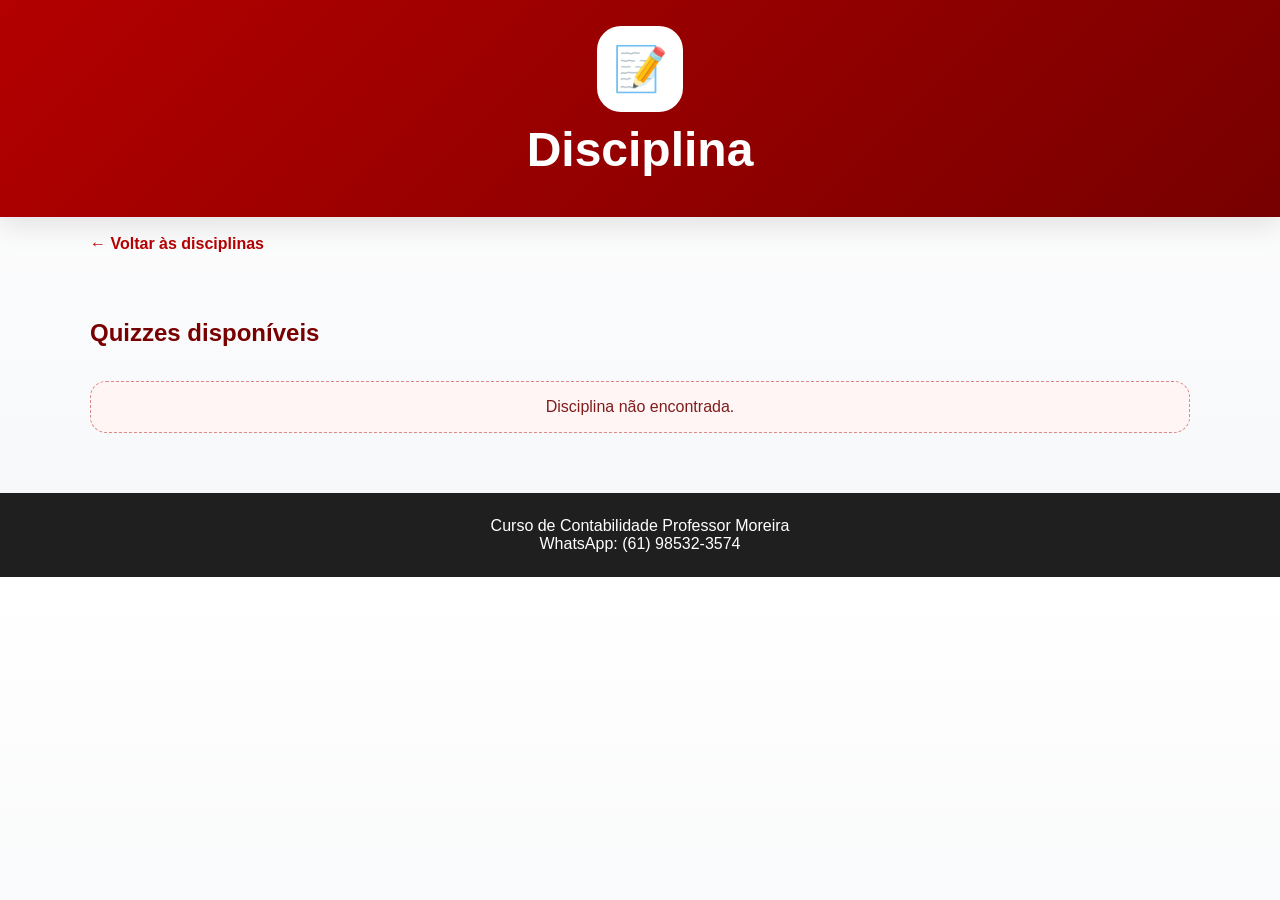
<file: pages/disciplina.html>
<!doctype html><html lang="pt-BR"><head><meta charset="utf-8"><meta name="viewport" content="width=device-width,initial-scale=1"><meta name="theme-color" content="#b30000"><link rel="stylesheet" href="../style.css"><title>Disciplina | QUIZZES CFC 2026.2</title></head><body><header class="topo"><div class="logo">📝</div><h1 id="tituloDisciplina">Disciplina</h1><p id="descricaoDisciplina"></p></header><main class="container"><div class="barra-voltar"><a href="../disciplinas.html">← Voltar às disciplinas</a></div><div class="secao-titulo"><h2>Quizzes disponíveis</h2><span id="quantidadeDisciplina"></span></div><section id="gradeQuizzes" class="grade"></section></main><footer class="rodape">Curso de Contabilidade Professor Moreira<br>WhatsApp: (61) 98532-3574</footer><script src="../app.js"></script><script>renderizarDisciplina()</script></body></html>
</file>
<file: style.css>
:root{--v:#b30000;--ve:#780000;--g:#138a3d;--f:#f4f5f7;--t:#202124;--c:#6b7280;--s:0 10px 26px rgba(0,0,0,.10)}*{box-sizing:border-box}body{margin:0;font-family:Arial,Helvetica,sans-serif;color:var(--t);background:linear-gradient(180deg,#fff,#f6f7f9)}a{text-decoration:none;color:inherit}button,input{font:inherit}.topo{background:linear-gradient(135deg,var(--v),var(--ve));color:#fff;padding:26px 18px 34px;text-align:center;box-shadow:var(--s)}.topo h1{margin:10px 0 6px;font-size:clamp(1.8rem,6vw,3rem)}.topo p{margin:0}.logo{width:86px;height:86px;border-radius:24px;background:#fff;display:grid;place-items:center;margin:auto;color:var(--v);font-size:44px}.container{width:min(1100px,calc(100% - 28px));margin:auto}.painel{background:#fff;border-radius:22px;box-shadow:var(--s);padding:22px;margin:-20px auto 22px;position:relative}.painel h2,.secao-titulo h2,.cartao h3{color:var(--ve)}.campo-whatsapp{display:flex;gap:10px;flex-wrap:wrap;margin:18px 0 12px}.campo-whatsapp input{flex:1;min-width:230px;border:2px solid #d8dbe0;border-radius:14px;padding:16px;outline:none}.btn{display:inline-flex;align-items:center;justify-content:center;width:100%;border:0;border-radius:14px;padding:16px 18px;font-weight:800;cursor:pointer;min-height:54px}.btn-verde{background:var(--g);color:#fff}.btn-vermelho{background:var(--v);color:#fff}.acoes{display:grid;gap:12px;margin-top:14px}.secao-titulo{display:flex;align-items:end;justify-content:space-between;gap:12px;margin:28px 0 14px}.grade{display:grid;grid-template-columns:repeat(auto-fit,minmax(245px,1fr));gap:16px;padding-bottom:30px}.cartao{background:#fff;border-radius:20px;padding:20px;box-shadow:var(--s);border:1px solid #eceff2;display:flex;flex-direction:column;min-height:215px}.icone{font-size:38px}.cartao p{margin:0 0 18px;color:var(--c);line-height:1.45}.cartao .meta{margin-top:auto;font-weight:700}.cartao .btn{margin-top:14px}.vazio{background:#fff5f5;border:1px dashed #d88;border-radius:16px;padding:16px;color:#7f1d1d;text-align:center}.barra-voltar{padding:18px 0}.barra-voltar a{font-weight:700;color:var(--v)}.rodape{text-align:center;padding:24px 16px;background:#1f1f1f;color:#fff;margin-top:30px}.aviso{font-size:.92rem;color:var(--c)}@media(max-width:640px){.painel{padding:18px}.grade{grid-template-columns:1fr}}
</file>
